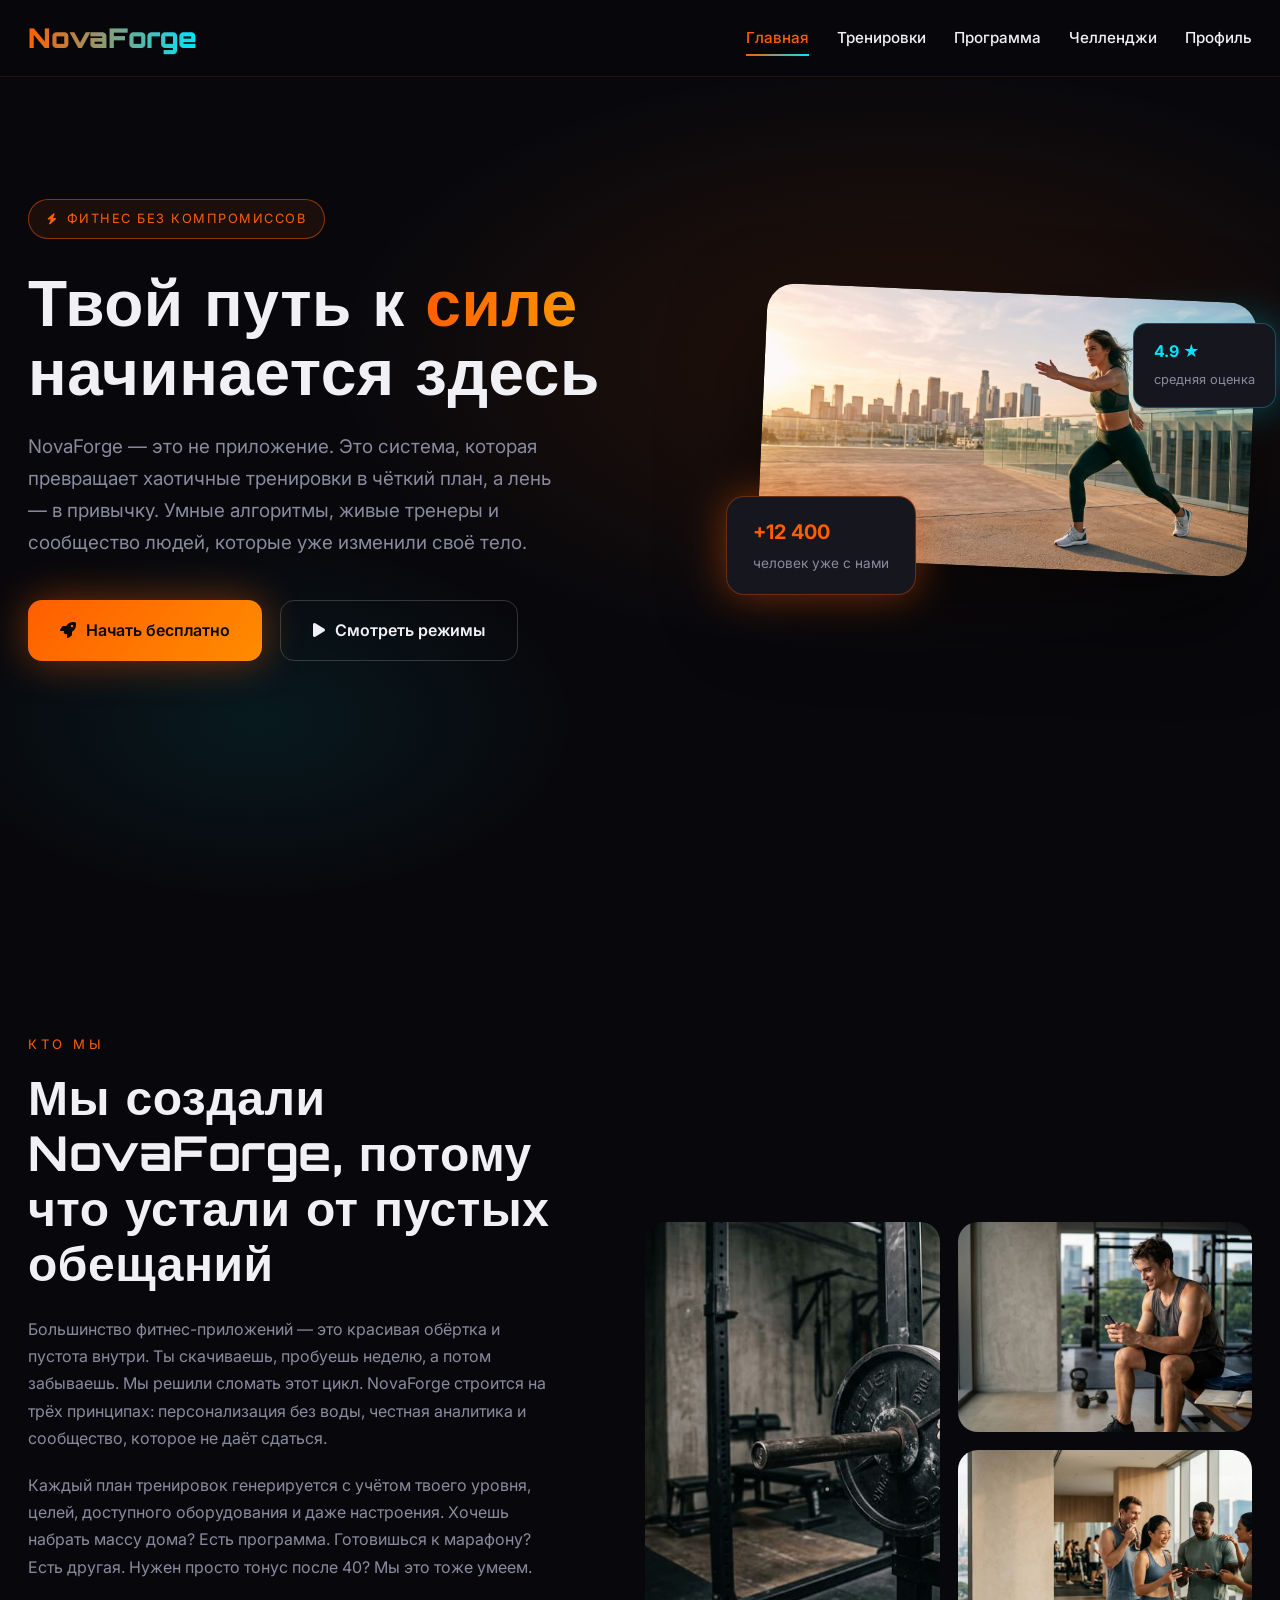
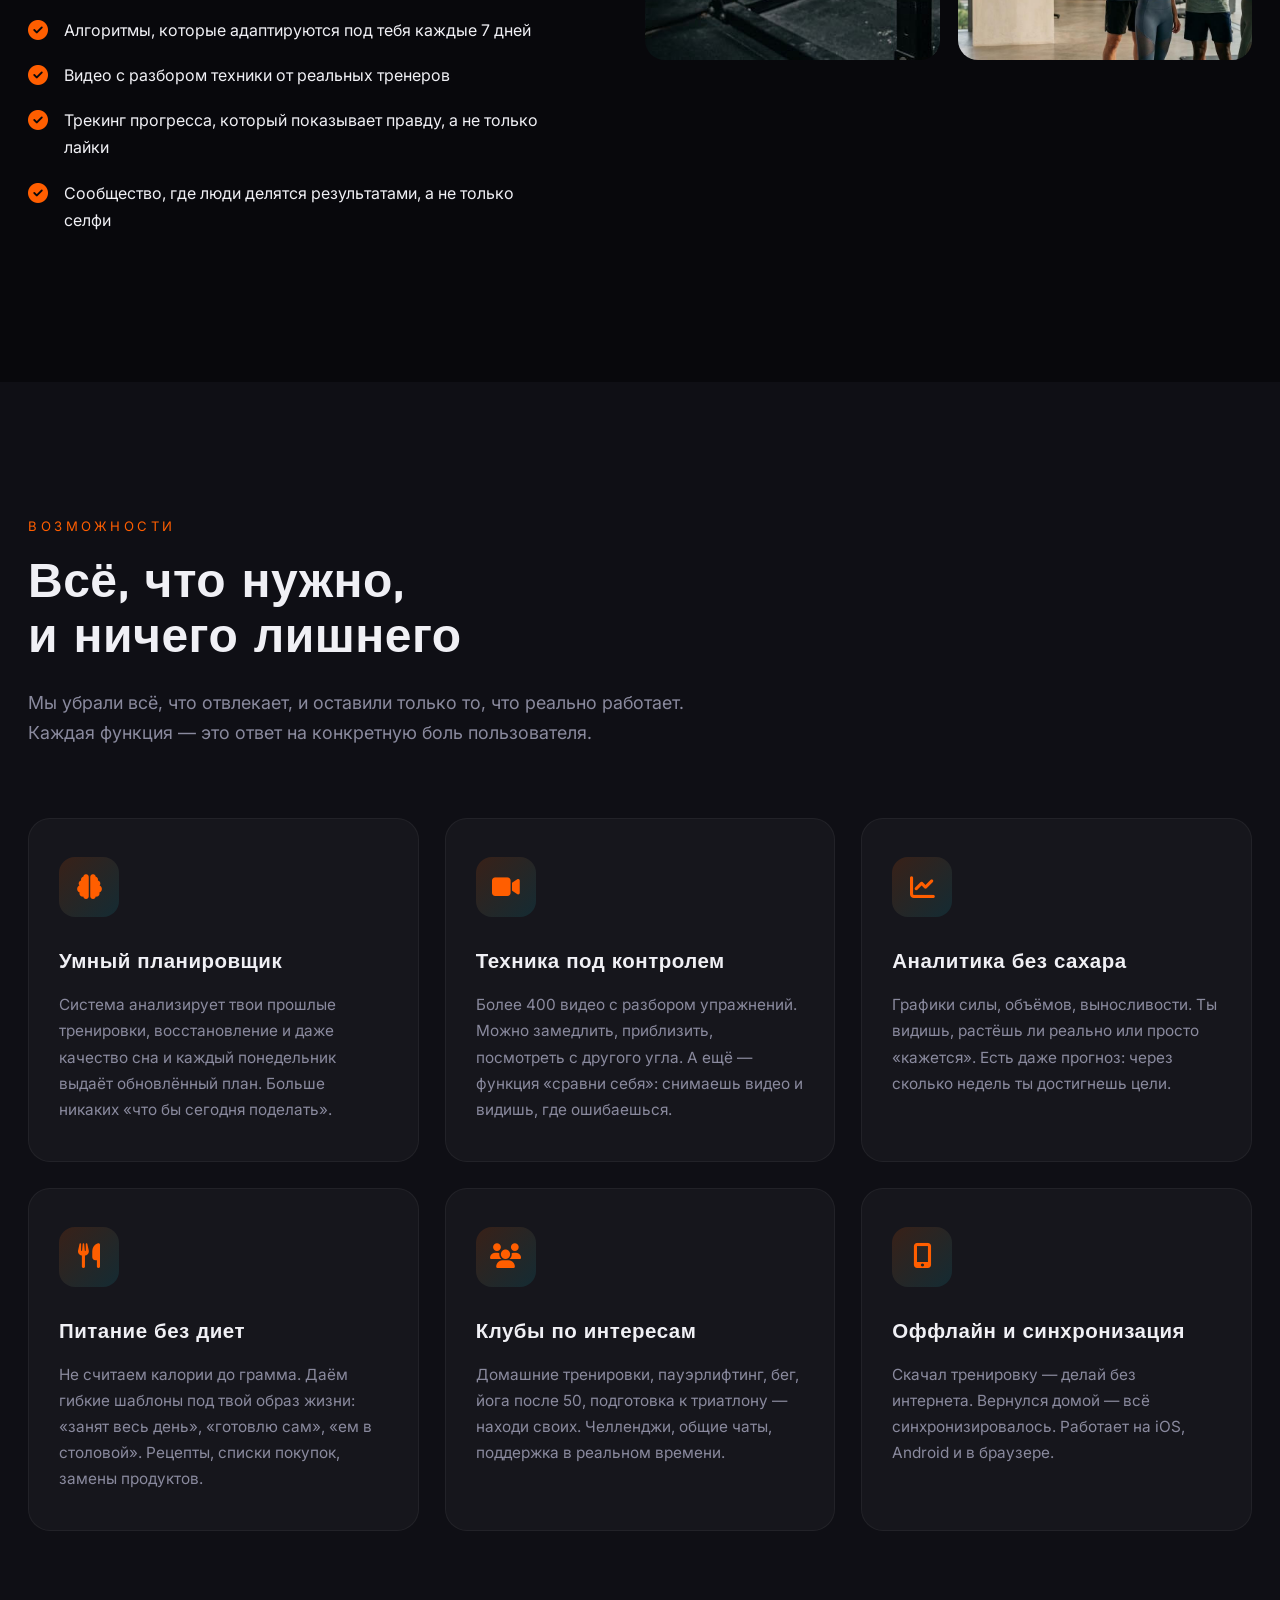
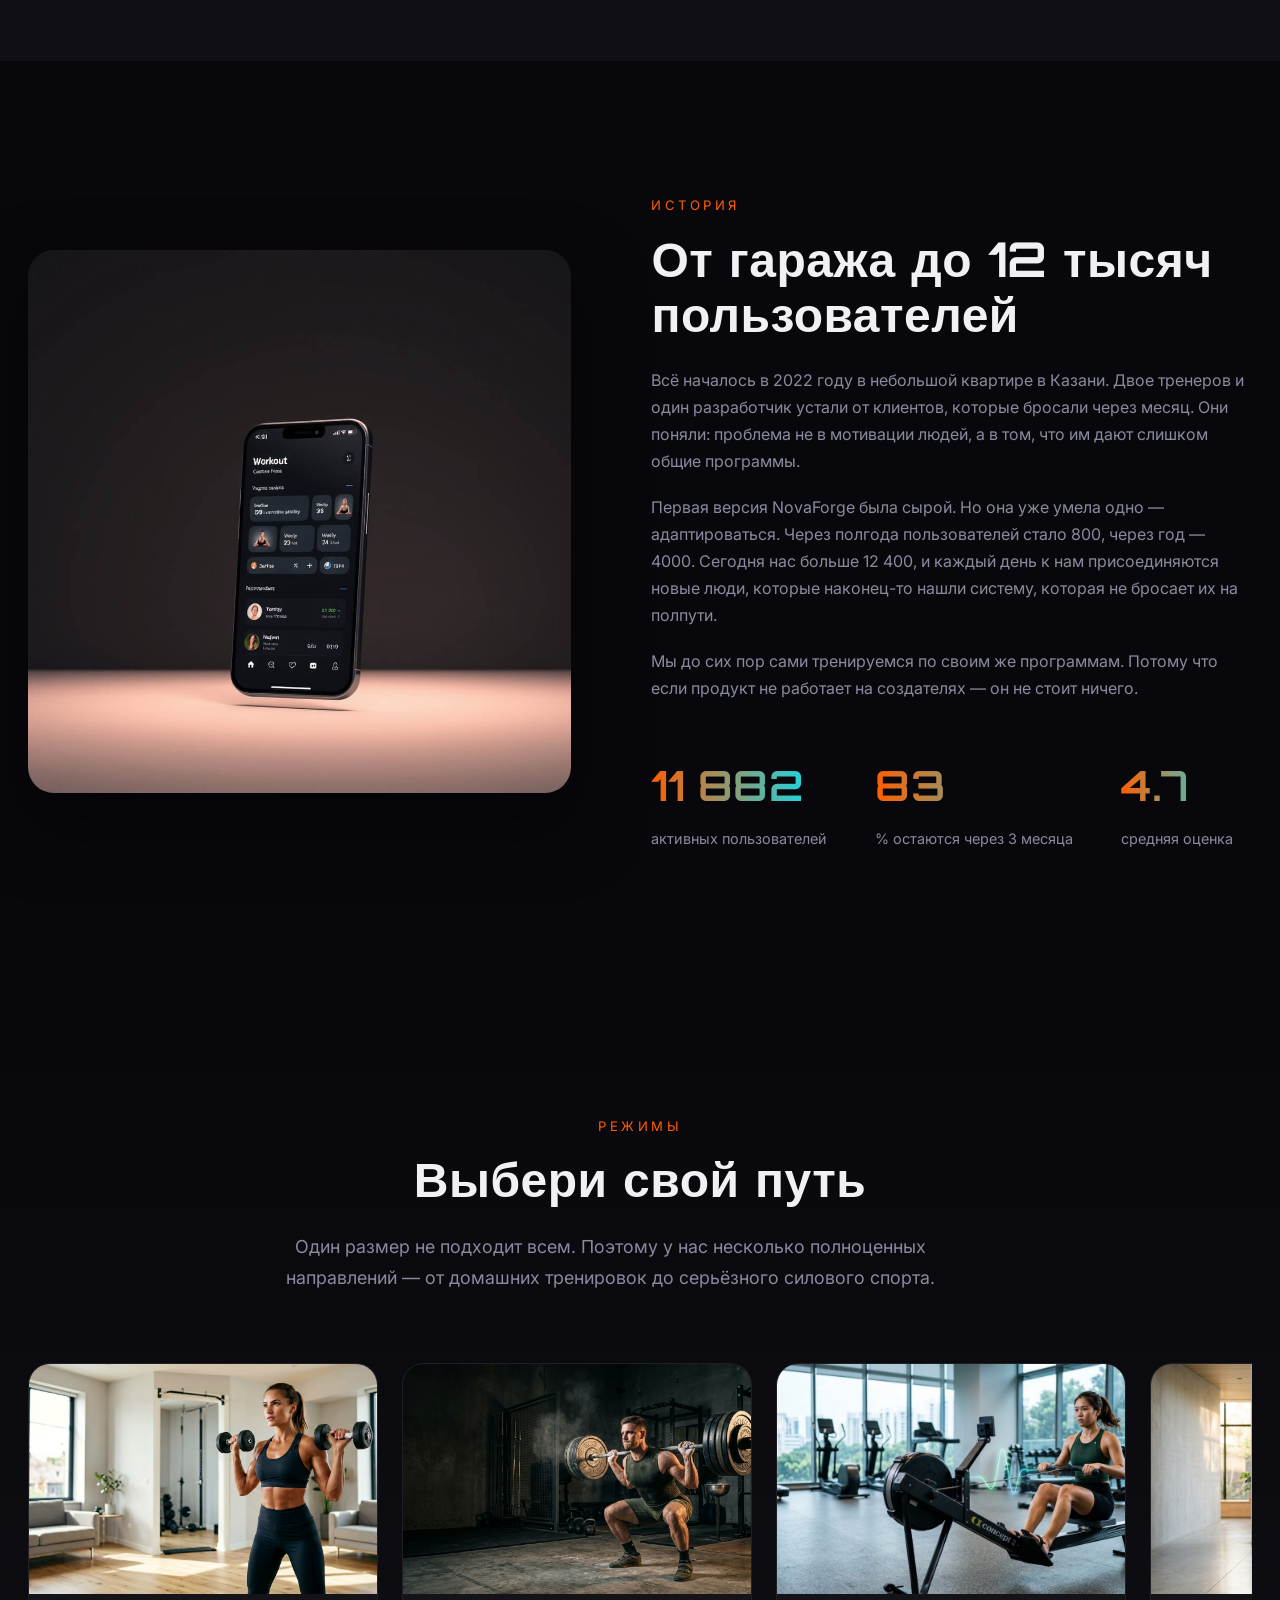
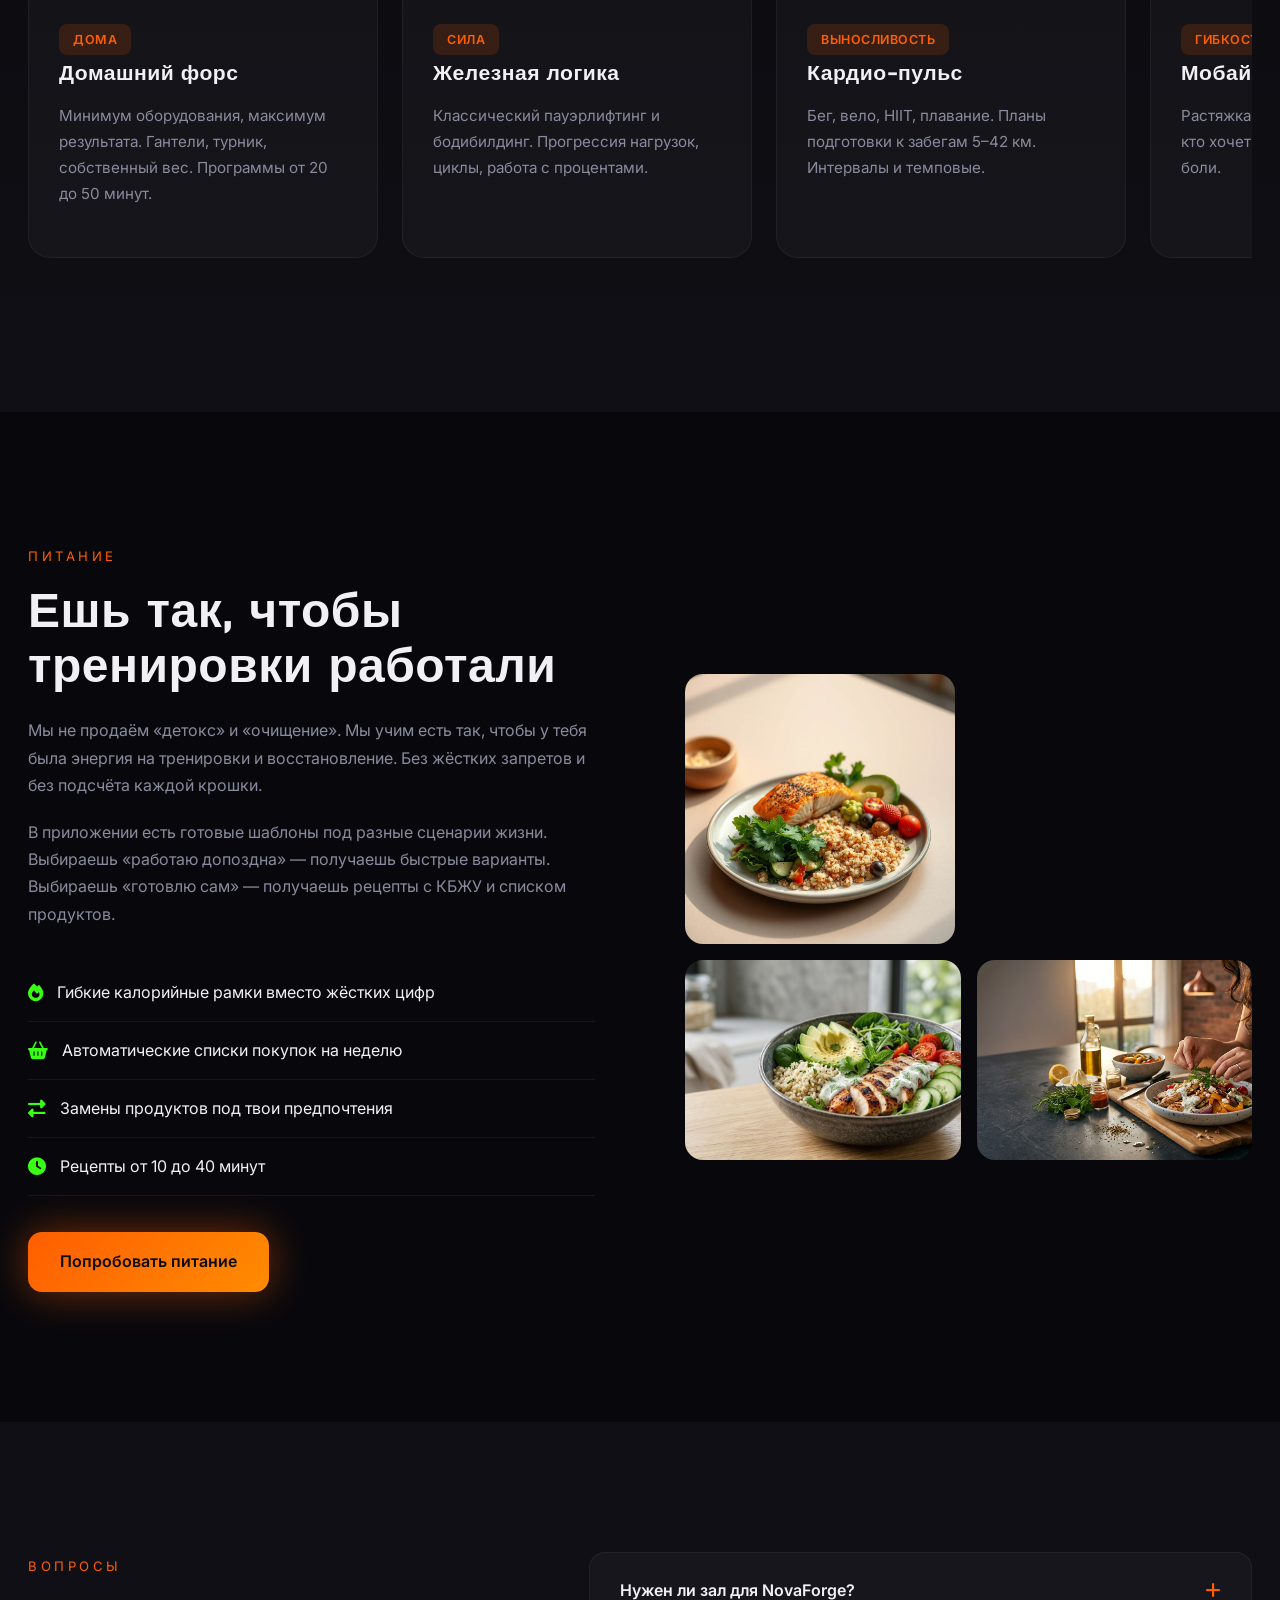
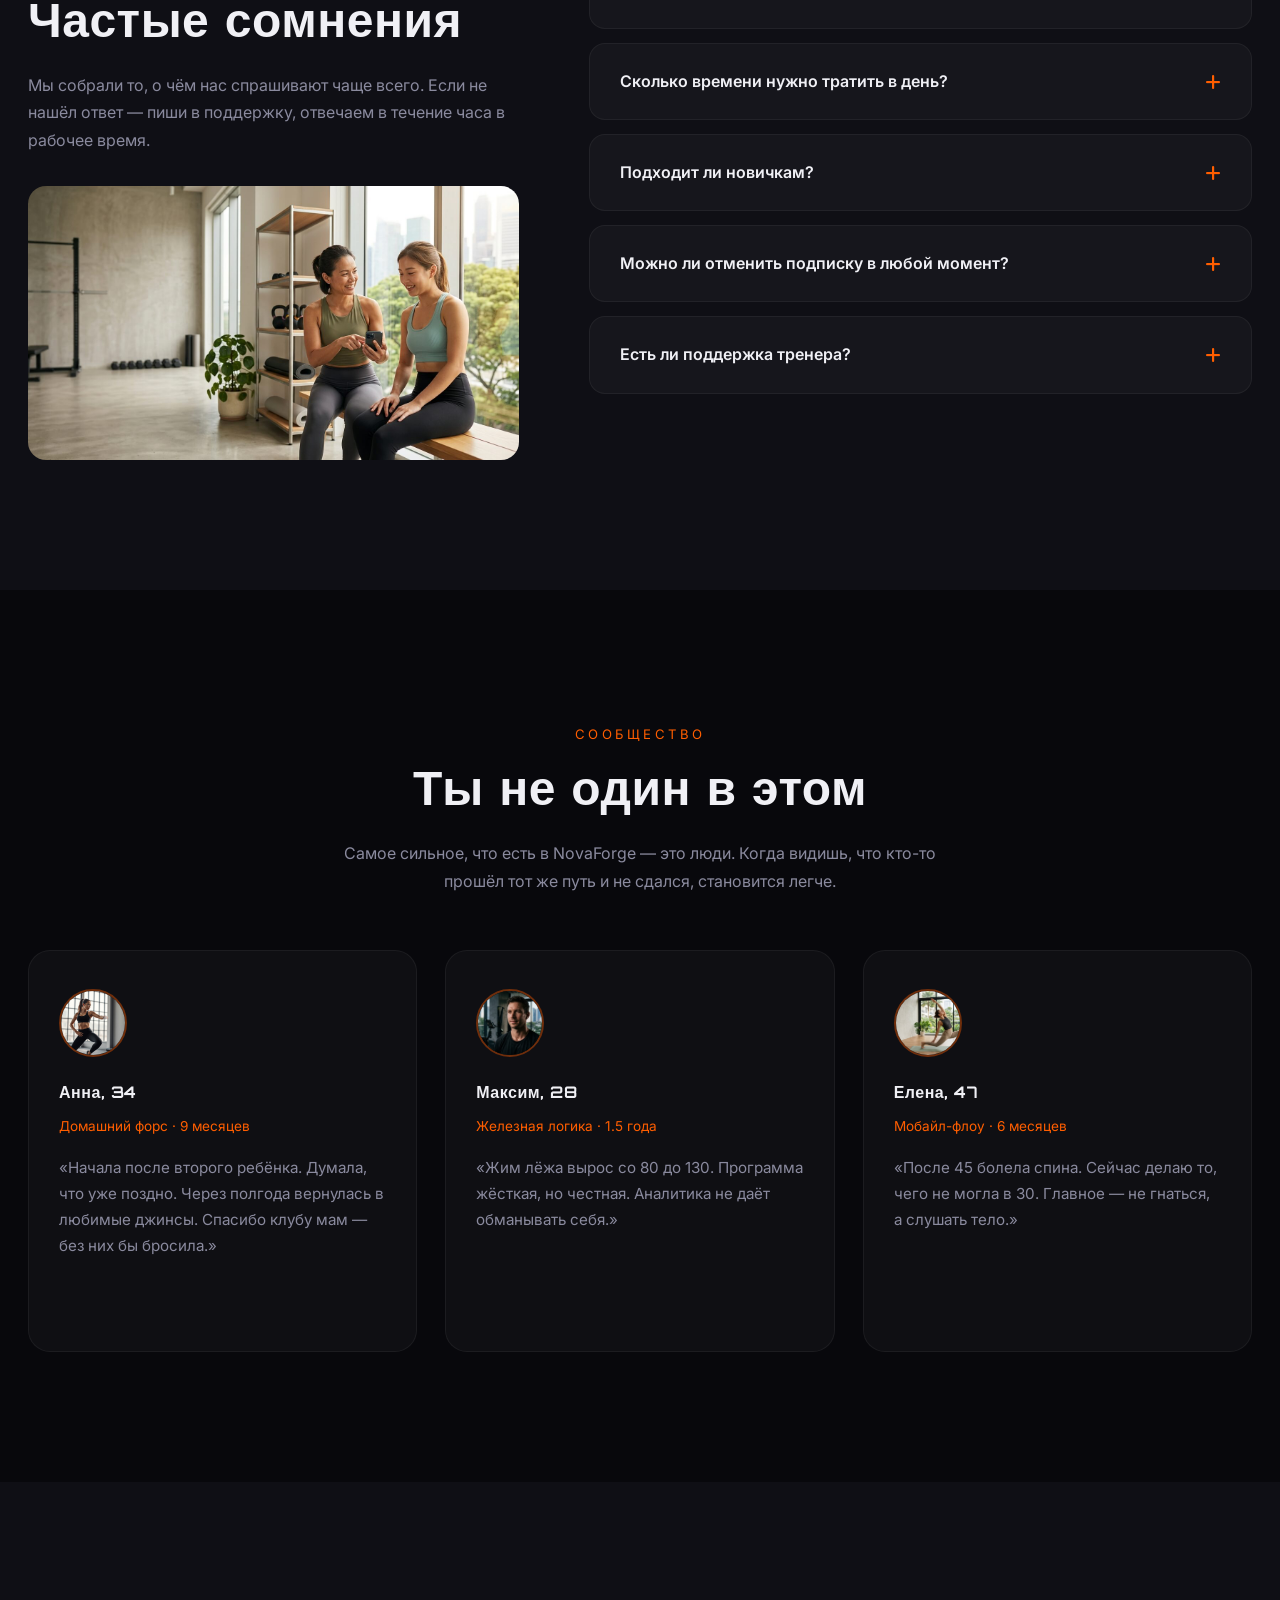
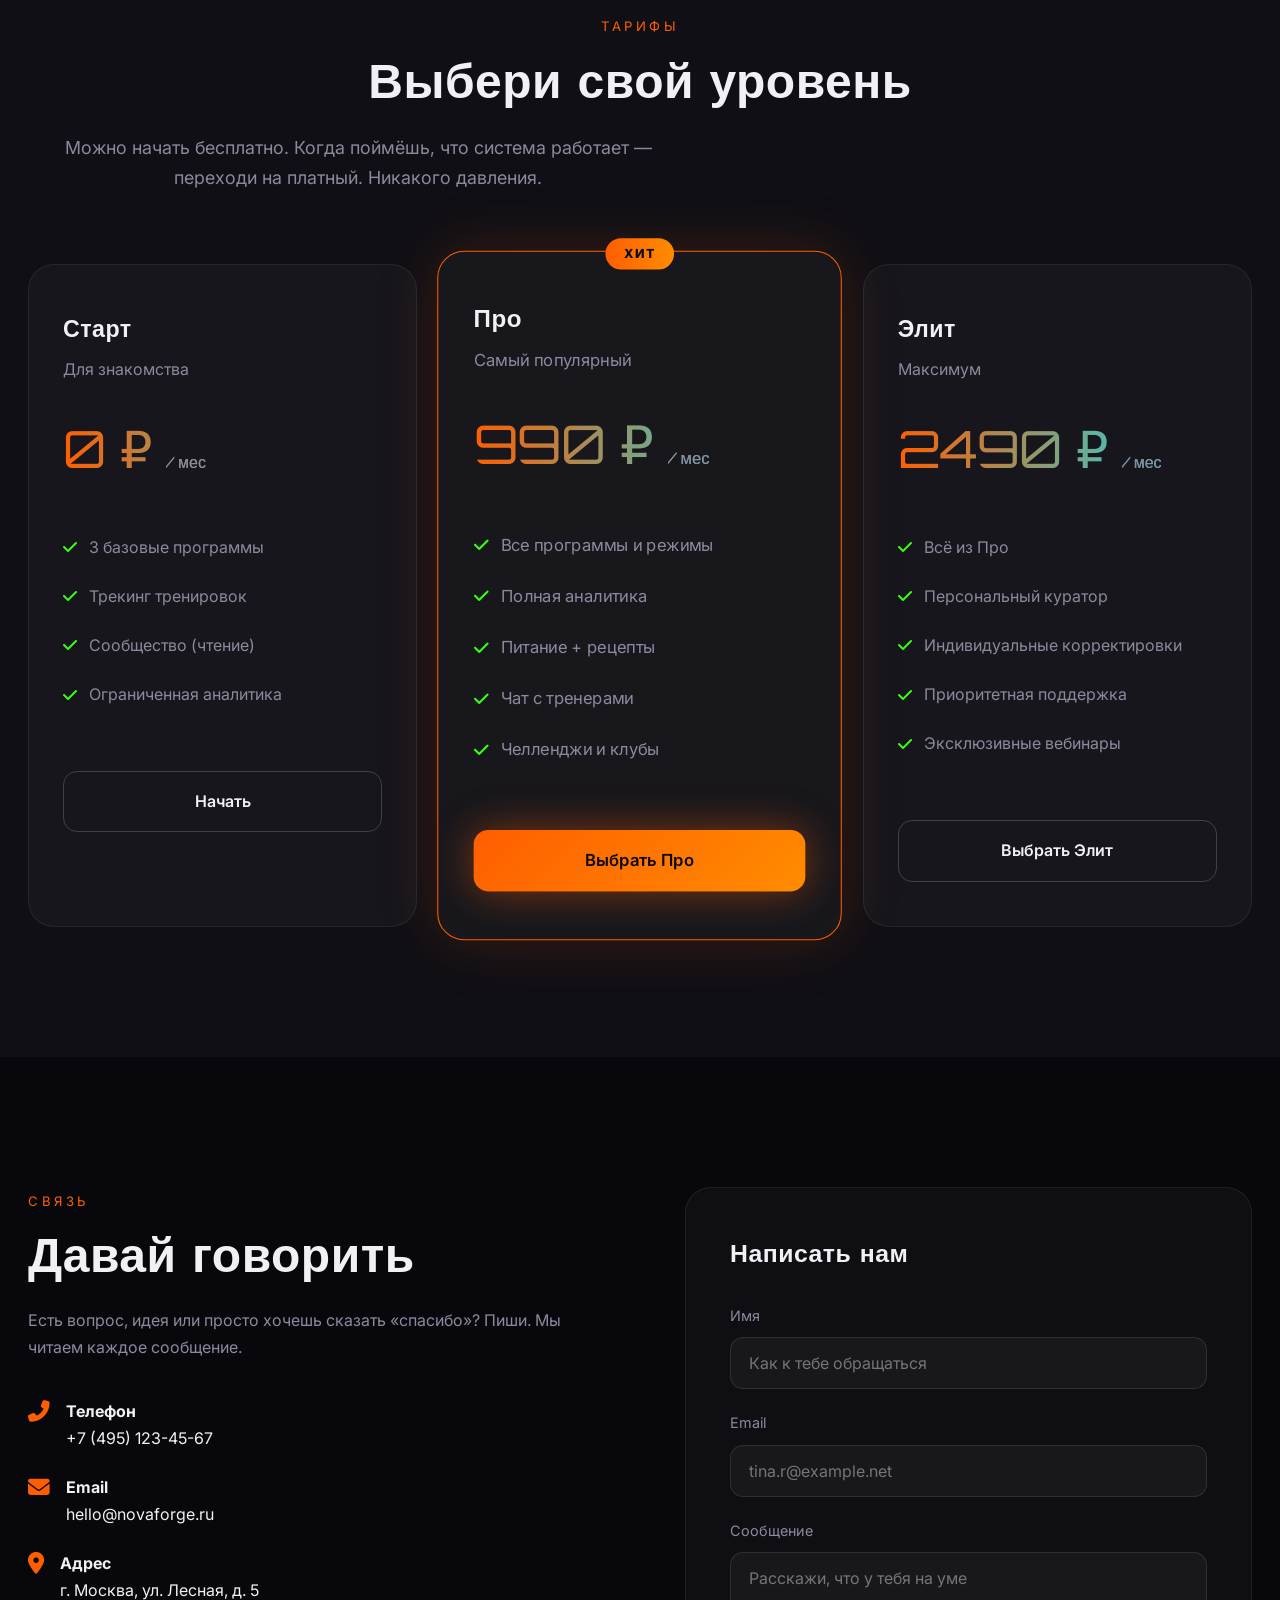
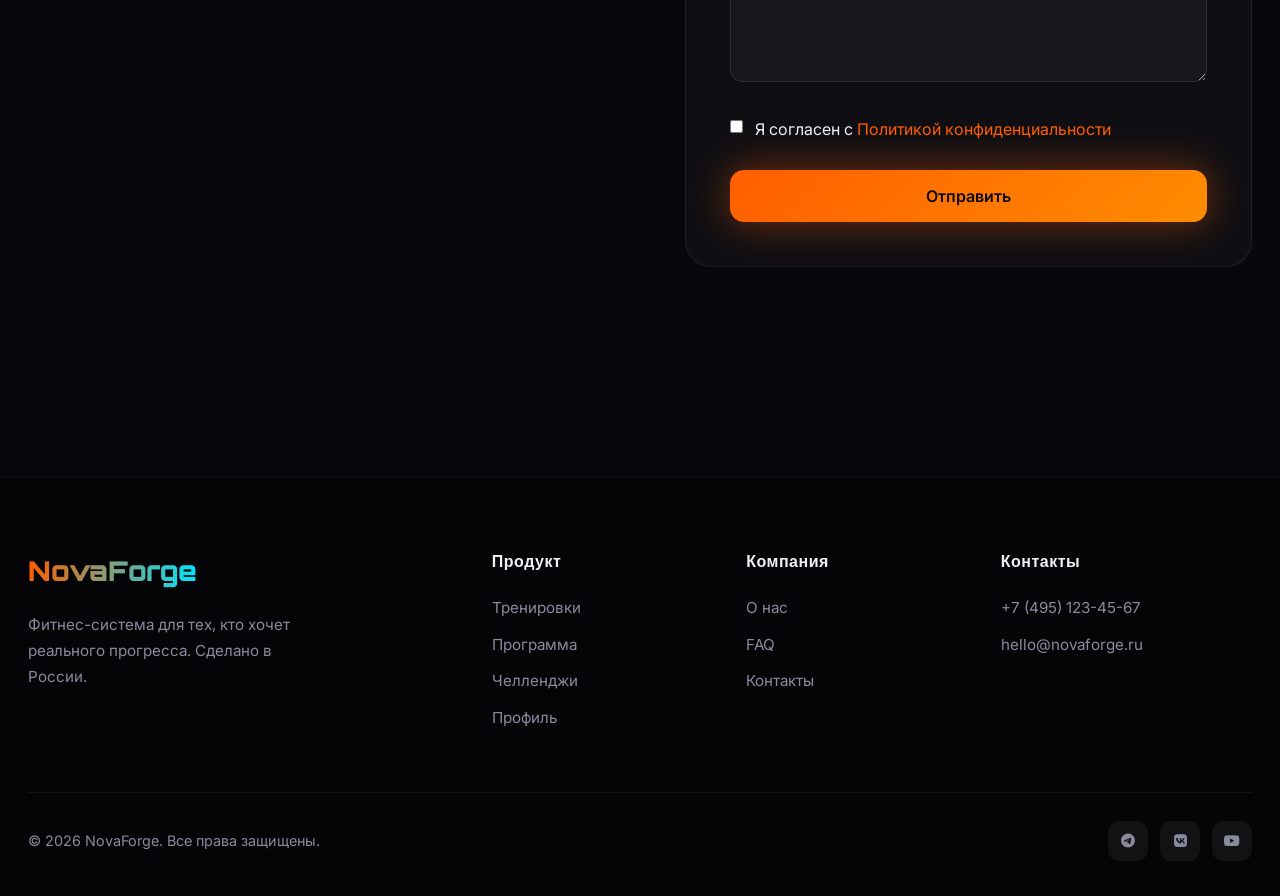
<file: index.html>
<!DOCTYPE html>
<html lang="ru">
<head>
<meta charset="UTF-8">
<meta name="viewport" content="width=device-width, initial-scale=1.0">
<title>NovaForge — Фитнес, который меняет правила</title>
<meta name="description" content="NovaForge — мощное фитнес-приложение для реальных результатов. Умные тренировки, питание, аналитика и сообщество. Сделано в России.">
<link rel="stylesheet" href="https://cdnjs.cloudflare.com/ajax/libs/font-awesome/6.5.1/css/all.min.css">
<link rel="stylesheet" href="style.css">
<link href="https://fonts.googleapis.com/css2?family=Orbitron:wght@600;800;900&family=Inter:wght@300;400;500;600;700&display=swap" rel="stylesheet">
</head>
<body>

<!-- HEADER -->
<header id="header">
<div class="container header-inner">
<a href="#" class="logo">NovaForge</a>
<nav class="nav">
<a href="index.html" class="active">Главная</=a>
<a href="training.html">Тренировки</a>
<a href="week.html">Программа</a>
<a href="challenges.html" >Челленджи</a>
<a href="profile.html">Профиль</a>
</nav>
<div class="burger" id="burger">
<span></span><span></span><span></span>
</div>
</div>
</header>

<!-- MOBILE MENU -->
<div class="mobile-menu" id="mobileMenu">
<a href="index.html">Главная</a>
<a href="training.html">Тренировки</a>
<a href="week.html">Программа</a>
<a href="challenges.html">Челленджи</a>
<a href="profile.html">Профиль</a>
</div>

<main>
    <!-- HERO -->
<section class="hero">
<div class="hero-bg"></div>
<div class="container hero-grid">
<div>
<div class="hero-badge"><i class="fas fa-bolt"></i> ФИТНЕС БЕЗ КОМПРОМИССОВ</div>
<h1>Твой путь к <span>силе</span><br>начинается здесь</h1>
<p>NovaForge — это не приложение. Это система, которая превращает хаотичные тренировки в чёткий план, а лень — в привычку. Умные алгоритмы, живые тренеры и сообщество людей, которые уже изменили своё тело.</p>
<div class="hero-btns">
<a href="#pricing" class="btn btn-primary"><i class="fas fa-rocket"></i> Начать бесплатно</a>
<a href="training.html" class="btn btn-outline"><i class="fas fa-play"></i> Смотреть режимы</a>
</div>
</div>
<div class="hero-visual">
<div class="hero-img-wrap">
<img src="images/main.jpeg" alt="NovaForge App">
</div>
<div class="hero-float">
<strong style="color:var(--accent);font-size:1.25rem">+12 400</strong><br>
<span style="font-size:0.85rem;color:var(--muted)">человек уже с нами</span>
</div>
<div class="hero-float2">
<strong style="color:var(--accent2)">4.9 ★</strong><br>
<span style="font-size:0.8rem;color:var(--muted)">средняя оценка</span>
</div>
</div>
</div>
</section>

<!-- ABOUT -->
<section id="about">
<div class="container intro-block">
<div class="intro-text reveal">
<div class="section-label">Кто мы</div>
<h2 class="section-title">Мы создали NovaForge, потому что устали от пустых обещаний</h2>
<p>Большинство фитнес-приложений — это красивая обёртка и пустота внутри. Ты скачиваешь, пробуешь неделю, а потом забываешь. Мы решили сломать этот цикл. NovaForge строится на трёх принципах: персонализация без воды, честная аналитика и сообщество, которое не даёт сдаться.</p>
<p>Каждый план тренировок генерируется с учётом твоего уровня, целей, доступного оборудования и даже настроения. Хочешь набрать массу дома? Есть программа. Готовишься к марафону? Есть другая. Нужен просто тонус после 40? Мы это тоже умеем.</p>
<ul class="intro-list">
<li><i class="fas fa-check-circle"></i> <span>Алгоритмы, которые адаптируются под тебя каждые 7 дней</span></li>
<li><i class="fas fa-check-circle"></i> <span>Видео с разбором техники от реальных тренеров</span></li>
<li><i class="fas fa-check-circle"></i> <span>Трекинг прогресса, который показывает правду, а не только лайки</span></li>
<li><i class="fas fa-check-circle"></i> <span>Сообщество, где люди делятся результатами, а не только селфи</span></li>
</ul>
</div>
<div class="intro-imgs reveal reveal-delay-1">
<img src="images/power2.jpeg" alt="Training">
<img src="images/progress.jpeg" alt="Progress">
<img src="images/community.jpeg" alt="Community">
</div>
</div>
</section>

<!-- FEATURES -->
<section id="features" class="features">
<div class="container">
<div class="reveal">
<div class="section-label">Возможности</div>
<h2 class="section-title">Всё, что нужно,<br>и ничего лишнего</h2>
<p class="section-desc">Мы убрали всё, что отвлекает, и оставили только то, что реально работает. Каждая функция — это ответ на конкретную боль пользователя.</p>
</div>
<div class="features-grid">
<div class="feature-card reveal">
<div class="feature-icon"><i class="fas fa-brain"></i></div>
<h3>Умный планировщик</h3>
<p>Система анализирует твои прошлые тренировки, восстановление и даже качество сна и каждый понедельник выдаёт обновлённый план. Больше никаких «что бы сегодня поделать».</p>
</div>
<div class="feature-card reveal reveal-delay-1">
<div class="feature-icon"><i class="fas fa-video"></i></div>
<h3>Техника под контролем</h3>
<p>Более 400 видео с разбором упражнений. Можно замедлить, приблизить, посмотреть с другого угла. А ещё — функция «сравни себя»: снимаешь видео и видишь, где ошибаешься.</p>
</div>
<div class="feature-card reveal reveal-delay-2">
<div class="feature-icon"><i class="fas fa-chart-line"></i></div>
<h3>Аналитика без сахара</h3>
<p>Графики силы, объёмов, выносливости. Ты видишь, растёшь ли реально или просто «кажется». Есть даже прогноз: через сколько недель ты достигнешь цели.</p>
</div>
<div class="feature-card reveal">
<div class="feature-icon"><i class="fas fa-utensils"></i></div>
<h3>Питание без диет</h3>
<p>Не считаем калории до грамма. Даём гибкие шаблоны под твой образ жизни: «занят весь день», «готовлю сам», «ем в столовой». Рецепты, списки покупок, замены продуктов.</p>
</div>
<div class="feature-card reveal reveal-delay-1">
<div class="feature-icon"><i class="fas fa-users"></i></div>
<h3>Клубы по интересам</h3>
<p>Домашние тренировки, пауэрлифтинг, бег, йога после 50, подготовка к триатлону — находи своих. Челленджи, общие чаты, поддержка в реальном времени.</p>
</div>
<div class="feature-card reveal reveal-delay-2">
<div class="feature-icon"><i class="fas fa-mobile-alt"></i></div>
<h3>Оффлайн и синхронизация</h3>
<p>Скачал тренировку — делай без интернета. Вернулся домой — всё синхронизировалось. Работает на iOS, Android и в браузере.</p>
</div>
</div>
</div>
</section>

<!-- STORY -->
<section>
<div class="container story">
<div class="story-img reveal">
<img src="images/app.jpg" alt="История NovaForge">
</div>
<div class="story-content reveal reveal-delay-1">
<div class="section-label">История</div>
<h2 class="section-title">От гаража до 12 тысяч пользователей</h2>
<p>Всё началось в 2022 году в небольшой квартире в Казани. Двое тренеров и один разработчик устали от клиентов, которые бросали через месяц. Они поняли: проблема не в мотивации людей, а в том, что им дают слишком общие программы.</p>
<p>Первая версия NovaForge была сырой. Но она уже умела одно — адаптироваться. Через полгода пользователей стало 800, через год — 4000. Сегодня нас больше 12 400, и каждый день к нам присоединяются новые люди, которые наконец-то нашли систему, которая не бросает их на полпути.</p>
<p>Мы до сих пор сами тренируемся по своим же программам. Потому что если продукт не работает на создателях — он не стоит ничего.</p>
<div class="story-stats">
<div class="stat"><h4 class="counter" data-target="12400">0</h4><span>активных пользователей</span></div>
<div class="stat"><h4 class="counter" data-target="87">0</h4><span>% остаются через 3 месяца</span></div>
<div class="stat"><h4 class="counter" data-target="4.9" data-decimal="1">0</h4><span>средняя оценка</span></div>
</div>
</div>
</div>
</section>

<!-- MODES -->
<section id="modes" class="modes">
<div class="container">
<div class="modes-header reveal">
<div class="section-label">Режимы</div>
<h2 class="section-title">Выбери свой путь</h2>
<p class="section-desc">Один размер не подходит всем. Поэтому у нас несколько полноценных направлений — от домашних тренировок до серьёзного силового спорта.</p>
</div>
<div class="modes-slider">
<div class="mode-card reveal">
<img src="images/home.jpg" alt="Домашние тренировки">
<div class="mode-body">
<span class="mode-tag">ДОМА</span>
<h3>Домашний форс</h3>
<p>Минимум оборудования, максимум результата. Гантели, турник, собственный вес. Программы от 20 до 50 минут.</p>
</div>
</div>
<div class="mode-card reveal reveal-delay-1">
<img src="images/power.jpeg" alt="Силовой">
<div class="mode-body">
<span class="mode-tag">СИЛА</span>
<h3>Железная логика</h3>
<p>Классический пауэрлифтинг и бодибилдинг. Прогрессия нагрузок, циклы, работа с процентами.</p>
</div>
</div>
<div class="mode-card reveal reveal-delay-2">
<img src="images/running2.jpeg" alt="Кардио">
<div class="mode-body">
<span class="mode-tag">ВЫНОСЛИВОСТЬ</span>
<h3>Кардио-пульс</h3>
<p>Бег, вело, HIIT, плавание. Планы подготовки к забегам 5–42 км. Интервалы и темповые.</p>
</div>
</div>
<div class="mode-card reveal reveal-delay-3">
<img src="images/yoga.jpeg" alt="Мобильность">
<div class="mode-body">
<span class="mode-tag">ГИБКОСТЬ</span>
<h3>Мобайл-флоу</h3>
<p>Растяжка, йога, мобилити. Для тех, кто хочет двигаться свободно и без боли.</p>
</div>
</div>
</div>
</div>
</section>

<!-- NUTRITION -->
<section id="nutrition">
<div class="container nutrition">
<div class="nutrition-text reveal">
<div class="section-label">Питание</div>
<h2 class="section-title">Ешь так, чтобы тренировки работали</h2>
<p>Мы не продаём «детокс» и «очищение». Мы учим есть так, чтобы у тебя была энергия на тренировки и восстановление. Без жёстких запретов и без подсчёта каждой крошки.</p>
<p>В приложении есть готовые шаблоны под разные сценарии жизни. Выбираешь «работаю допоздна» — получаешь быстрые варианты. Выбираешь «готовлю сам» — получаешь рецепты с КБЖУ и списком продуктов.</p>
<ul class="nutrition-list">
<li><i class="fas fa-fire"></i> Гибкие калорийные рамки вместо жёстких цифр</li>
<li><i class="fas fa-shopping-basket"></i> Автоматические списки покупок на неделю</li>
<li><i class="fas fa-exchange-alt"></i> Замены продуктов под твои предпочтения</li>
<li><i class="fas fa-clock"></i> Рецепты от 10 до 40 минут</li>
</ul>
<a href="#pricing" class="btn btn-primary">Попробовать питание</a>
</div>
<div class="nutrition-imgs reveal reveal-delay-1">
<img src="images/food.jpg" alt="Здоровое питание">
<img src="images/food2.jpeg" alt="Рецепт">
<img src="images/food3.jpeg" alt="Макросы">
</div>
</div>
</section>

<!-- FAQ -->
<section id="faq" class="faq">
<div class="container faq-grid">
<div class="faq-left reveal">
<div class="section-label">Вопросы</div>
<h2 class="section-title">Частые сомнения</h2>
<p>Мы собрали то, о чём нас спрашивают чаще всего. Если не нашёл ответ — пиши в поддержку, отвечаем в течение часа в рабочее время.</p>
<img src="images/support.jpeg" alt="Поддержка" style="border-radius:18px;margin-top:20px">
</div>
<div class="accordion reveal reveal-delay-1">
<div class="acc-item">
<div class="acc-header">Нужен ли зал для NovaForge? <i class="fas fa-plus"></i></div>
<div class="acc-body"><p>Нет. Есть полноценные домашние программы. Но если у тебя есть зал — ещё лучше. Система сама предложит варианты под доступное оборудование.</p></div>
</div>
<div class="acc-item">
<div class="acc-header">Сколько времени нужно тратить в день? <i class="fas fa-plus"></i></div>
<div class="acc-body"><p>От 25 до 70 минут. Ты сам выбираешь объём. Даже 3 короткие тренировки в неделю уже дают заметный прогресс при правильном подходе.</p></div>
</div>
<div class="acc-item">
<div class="acc-header">Подходит ли новичкам? <i class="fas fa-plus"></i></div>
<div class="acc-body"><p>Да. Есть отдельный стартовый трек на 8 недель, где мы учим технике и постепенно вводим нагрузку. Многие начинают с нуля и через полгода уже не узнают себя.</p></div>
</div>
<div class="acc-item">
<div class="acc-header">Можно ли отменить подписку в любой момент? <i class="fas fa-plus"></i></div>
<div class="acc-body"><p>Конечно. Никаких автоматических продлений без твоего согласия. Отмена занимает 15 секунд в настройках аккаунта.</p></div>
</div>
<div class="acc-item">
<div class="acc-header">Есть ли поддержка тренера? <i class="fas fa-plus"></i></div>
<div class="acc-body"><p>В тарифе Pro — да. Можно задавать вопросы живым тренерам в чате. Отвечают обычно в течение нескольких часов.</p></div>
</div>
</div>
</div>
</section>


<!-- COMMUNITY -->
<section class="community">
<div class="container">
<div class="reveal">
<div class="section-label">Сообщество</div>
<h2 class="section-title">Ты не один в этом</h2>
<p>Самое сильное, что есть в NovaForge — это люди. Когда видишь, что кто-то прошёл тот же путь и не сдался, становится легче.</p>
</div>
<div class="community-cards">
<div class="comm-card reveal">
<img src="images/woman.jpg" alt="Анна">
<h4>Анна, 34</h4>
<span>Домашний форс · 9 месяцев</span>
<p>«Начала после второго ребёнка. Думала, что уже поздно. Через полгода вернулась в любимые джинсы. Спасибо клубу мам — без них бы бросила.»</p>
</div>
<div class="comm-card reveal reveal-delay-1">
<img src="images/man2.jpeg" alt="Максим">
<h4>Максим, 28</h4>
<span>Железная логика · 1.5 года</span>
<p>«Жим лёжа вырос со 80 до 130. Программа жёсткая, но честная. Аналитика не даёт обманывать себя.»</p>
</div>
<div class="comm-card reveal reveal-delay-2">
<img src="images/yoga2.jpeg" alt="Елена">
<h4>Елена, 47</h4>
<span>Мобайл-флоу · 6 месяцев</span>
<p>«После 45 болела спина. Сейчас делаю то, чего не могла в 30. Главное — не гнаться, а слушать тело.»</p>
</div>
</div>
</div>
</section>

<!-- PRICING -->
<section id="pricing" class="pricing">
<div class="container">
<div class="pricing-header reveal">
<div class="section-label">Тарифы</div>
<h2 class="section-title">Выбери свой уровень</h2>
<p class="section-desc">Можно начать бесплатно. Когда поймёшь, что система работает — переходи на платный. Никакого давления.</p>
</div>
<div class="pricing-grid">
<div class="price-card reveal">
<h3>Старт</h3>
<p style="color:var(--muted)">Для знакомства</p>
<div class="price">0 ₽ <span>/ мес</span></div>
<ul>
<li><i class="fas fa-check"></i> 3 базовые программы</li>
<li><i class="fas fa-check"></i> Трекинг тренировок</li>
<li><i class="fas fa-check"></i> Сообщество (чтение)</li>
<li><i class="fas fa-check"></i> Ограниченная аналитика</li>
</ul>
<a href="#contact" class="btn btn-outline" style="width:100%;justify-content:center;margin-top:22px">Начать</a>
</div>
<div class="price-card popular reveal reveal-delay-1">
<h3>Про</h3>
<p style="color:var(--muted)">Самый популярный</p>
<div class="price">990 ₽ <span>/ мес</span></div>
<ul>
<li><i class="fas fa-check"></i> Все программы и режимы</li>
<li><i class="fas fa-check"></i> Полная аналитика</li>
<li><i class="fas fa-check"></i> Питание + рецепты</li>
<li><i class="fas fa-check"></i> Чат с тренерами</li>
<li><i class="fas fa-check"></i> Челленджи и клубы</li>
</ul>
<a href="#contact" class="btn btn-primary" style="width:100%;justify-content:center;margin-top:22px">Выбрать Про</a>
</div>
<div class="price-card reveal reveal-delay-2">
<h3>Элит</h3>
<p style="color:var(--muted)">Максимум</p>
<div class="price">2490 ₽ <span>/ мес</span></div>
<ul>
<li><i class="fas fa-check"></i> Всё из Про</li>
<li><i class="fas fa-check"></i> Персональный куратор</li>
<li><i class="fas fa-check"></i> Индивидуальные корректировки</li>
<li><i class="fas fa-check"></i> Приоритетная поддержка</li>
<li><i class="fas fa-check"></i> Эксклюзивные вебинары</li>
</ul>
<a href="#contact" class="btn btn-outline" style="width:100%;justify-content:center;margin-top:22px">Выбрать Элит</a>
</div>
</div>
</div>
</section>

<!-- CONTACT -->
<section id="contact">
<div class="container contact">
<div class="contact-info reveal">
<div class="section-label">Связь</div>
<h2 class="section-title">Давай говорить</h2>
<p>Есть вопрос, идея или просто хочешь сказать «спасибо»? Пиши. Мы читаем каждое сообщение.</p>
<div class="contact-details">
<div class="contact-item">
<i class="fas fa-phone-alt"></i>
<div>
<strong>Телефон</strong><br>
<a href="tel:+74951234567">+7 (495) 123-45-67</a>
</div>
</div>
<div class="contact-item">
<i class="fas fa-envelope"></i>
<div>
<strong>Email</strong><br>
<a href="mailto:hello@novaforge.ru">hello@novaforge.ru</a>
</div>
</div>
<div class="contact-item">
<i class="fas fa-map-marker-alt"></i>
<div>
<strong>Адрес</strong><br>
г. Москва, ул. Лесная, д. 5
</div>
</div>
</div>
</div>
<div class="form-box reveal reveal-delay-1">
<h3>Написать нам</h3>
<form method="post">
<div class="form-group">
<label for="name">Имя</label>
<input type="text" id="name" name="name" required placeholder="Как к тебе обращаться">
</div>
<div class="form-group">
<label for="email">Email</label>
<input type="email" id="email" name="email" required placeholder="tina.r@example.net">
</div>
<div class="form-group">
<label for="message">Сообщение</label>
<textarea id="message" name="message" required placeholder="Расскажи, что у тебя на уме"></textarea>
</div>
<div class="checkbox">
<input type="checkbox" id="privacy" name="privacy" required>
<label for="privacy">Я согласен с <a href="#privacy">Политикой конфиденциальности</a></label>
</div>
<button type="submit" class="btn btn-primary">Отправить</button>
</form>
</div>
</div>
</section>
</main>

<footer>
<div class="container">
<div class="footer-grid">
<div class="footer-brand"><a href="index.html" class="logo">NovaForge</a><p>Фитнес-система для тех, кто хочет реального прогресса. Сделано в России.</p></div>
<div class="footer-col"><h4>Продукт</h4><a href="training.html">Тренировки</a><a href="week.html">Программа</a><a href="challenges.html">Челленджи</a><a href="profile.html">Профиль</a></div>
<div class="footer-col"><h4>Компания</h4><a href="index.html#about">О нас</a><a href="index.html#faq">FAQ</a><a href="index.html#contact">Контакты</a></div>
<div class="footer-col"><h4>Контакты</h4><a href="tel:+74951234567">+7 (495) 123-45-67</a><a href="mailto:hello@novaforge.ru">hello@novaforge.ru</a></div>
</div>
<div class="footer-bottom">
<span>© 2026 NovaForge. Все права защищены.</span>
<div class="socials"><a href="#"><i class="fab fa-telegram"></i></a><a href="#"><i class="fab fa-vk"></i></a><a href="#"><i class="fab fa-youtube"></i></a></div>
</div>
</div>
</footer>

<script src="script.js"></script>
</body>
</html>
</file>
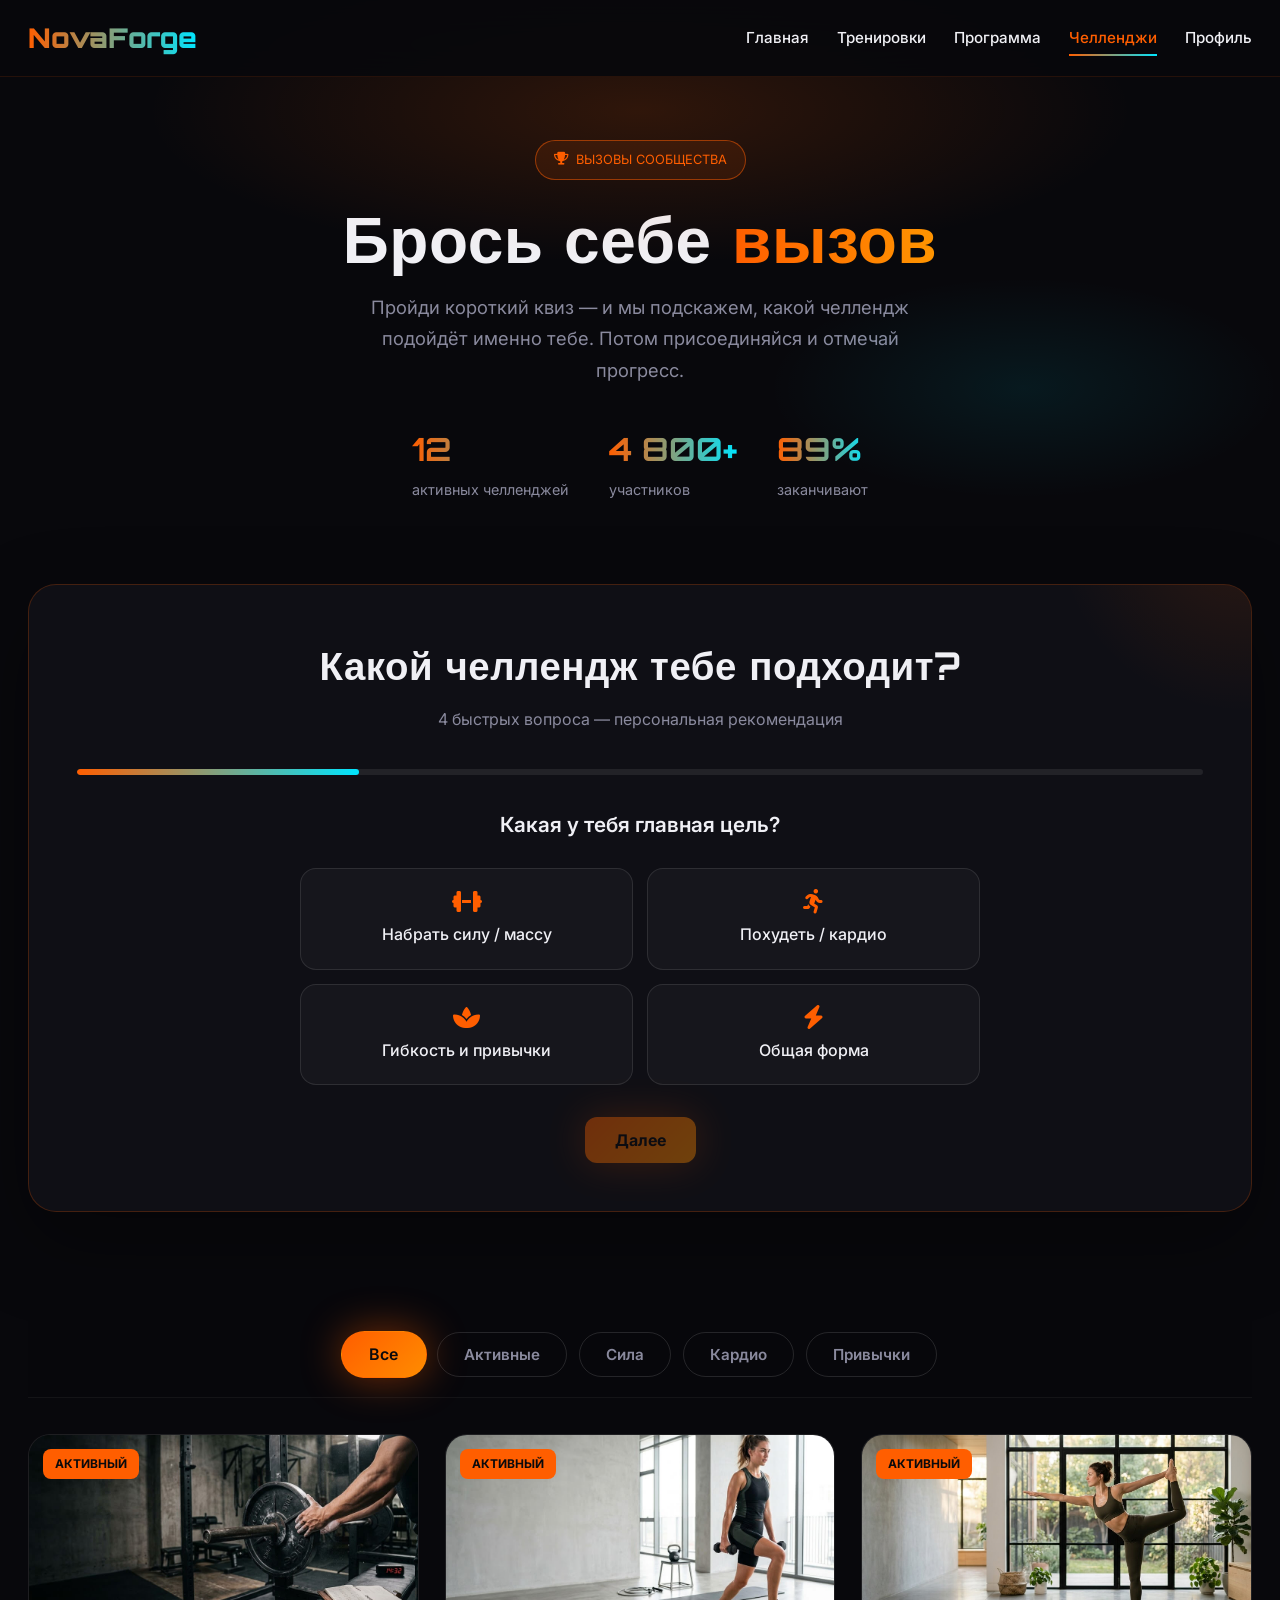
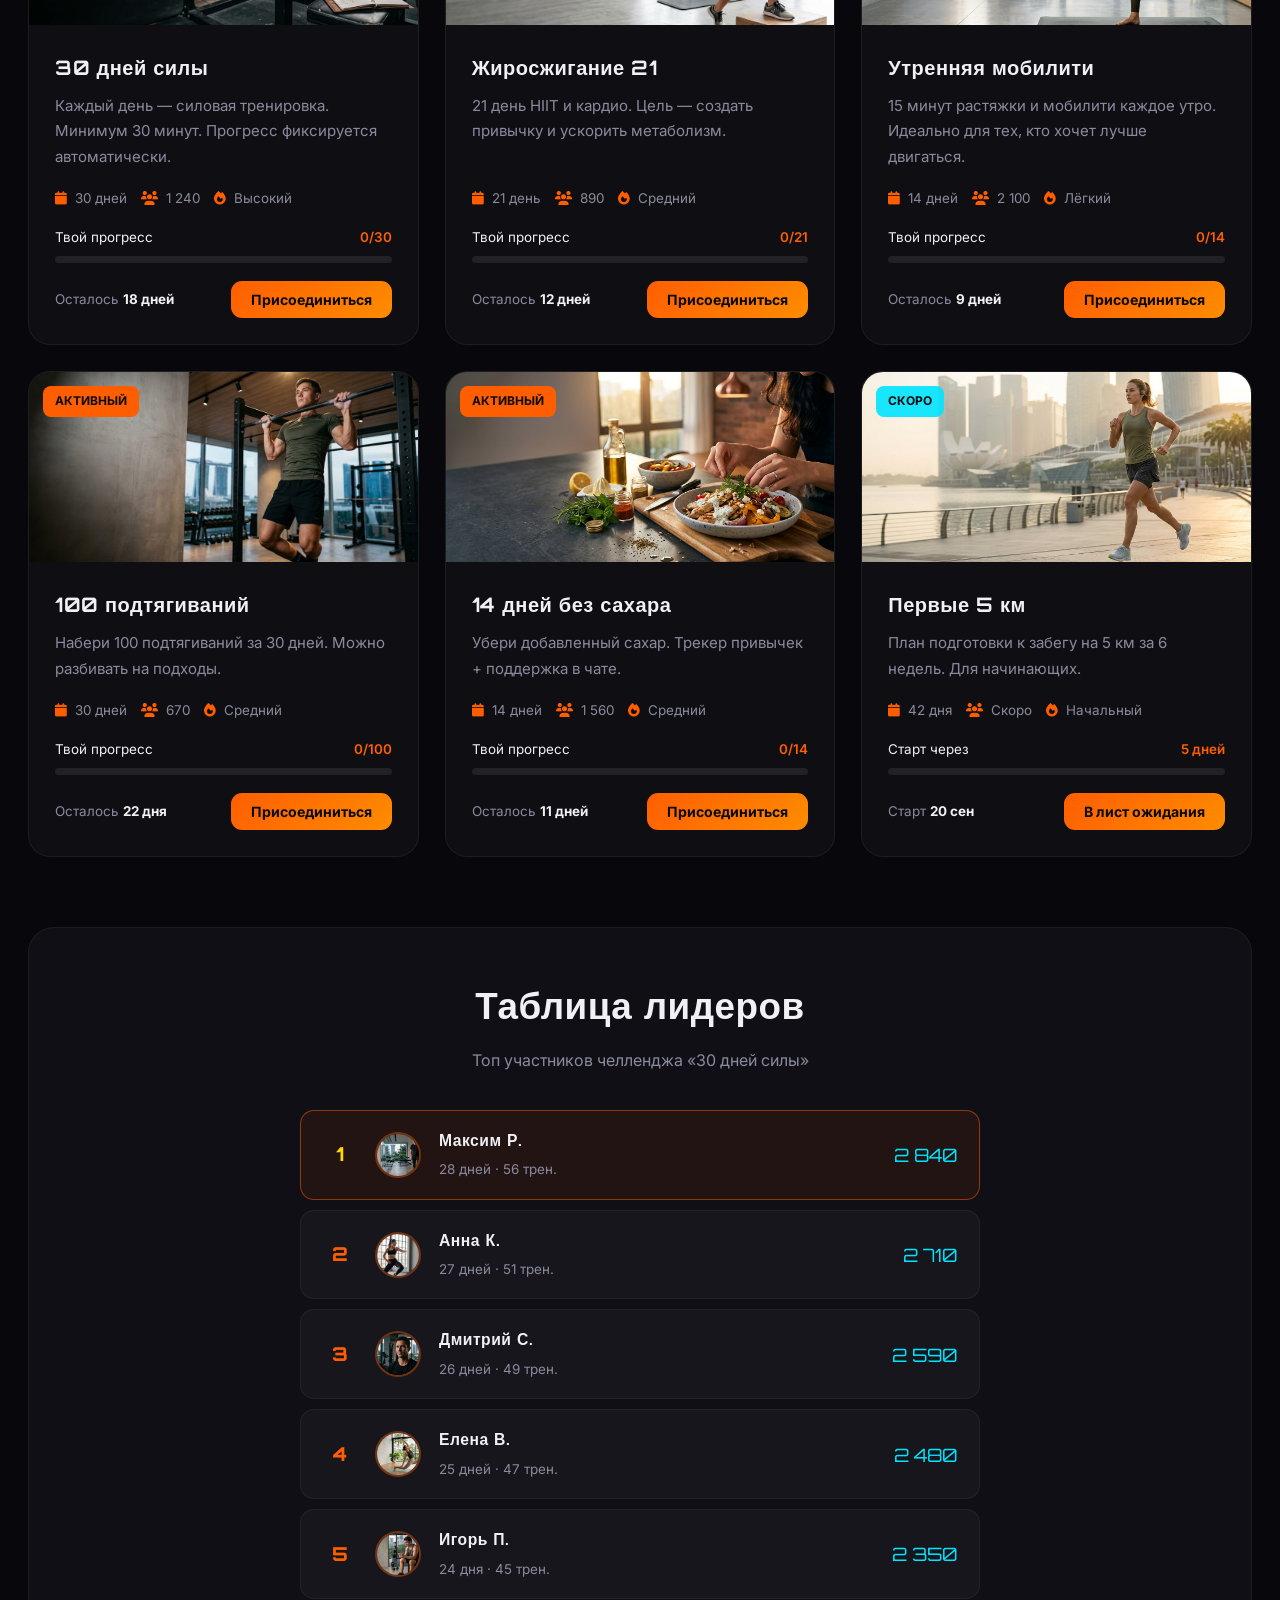
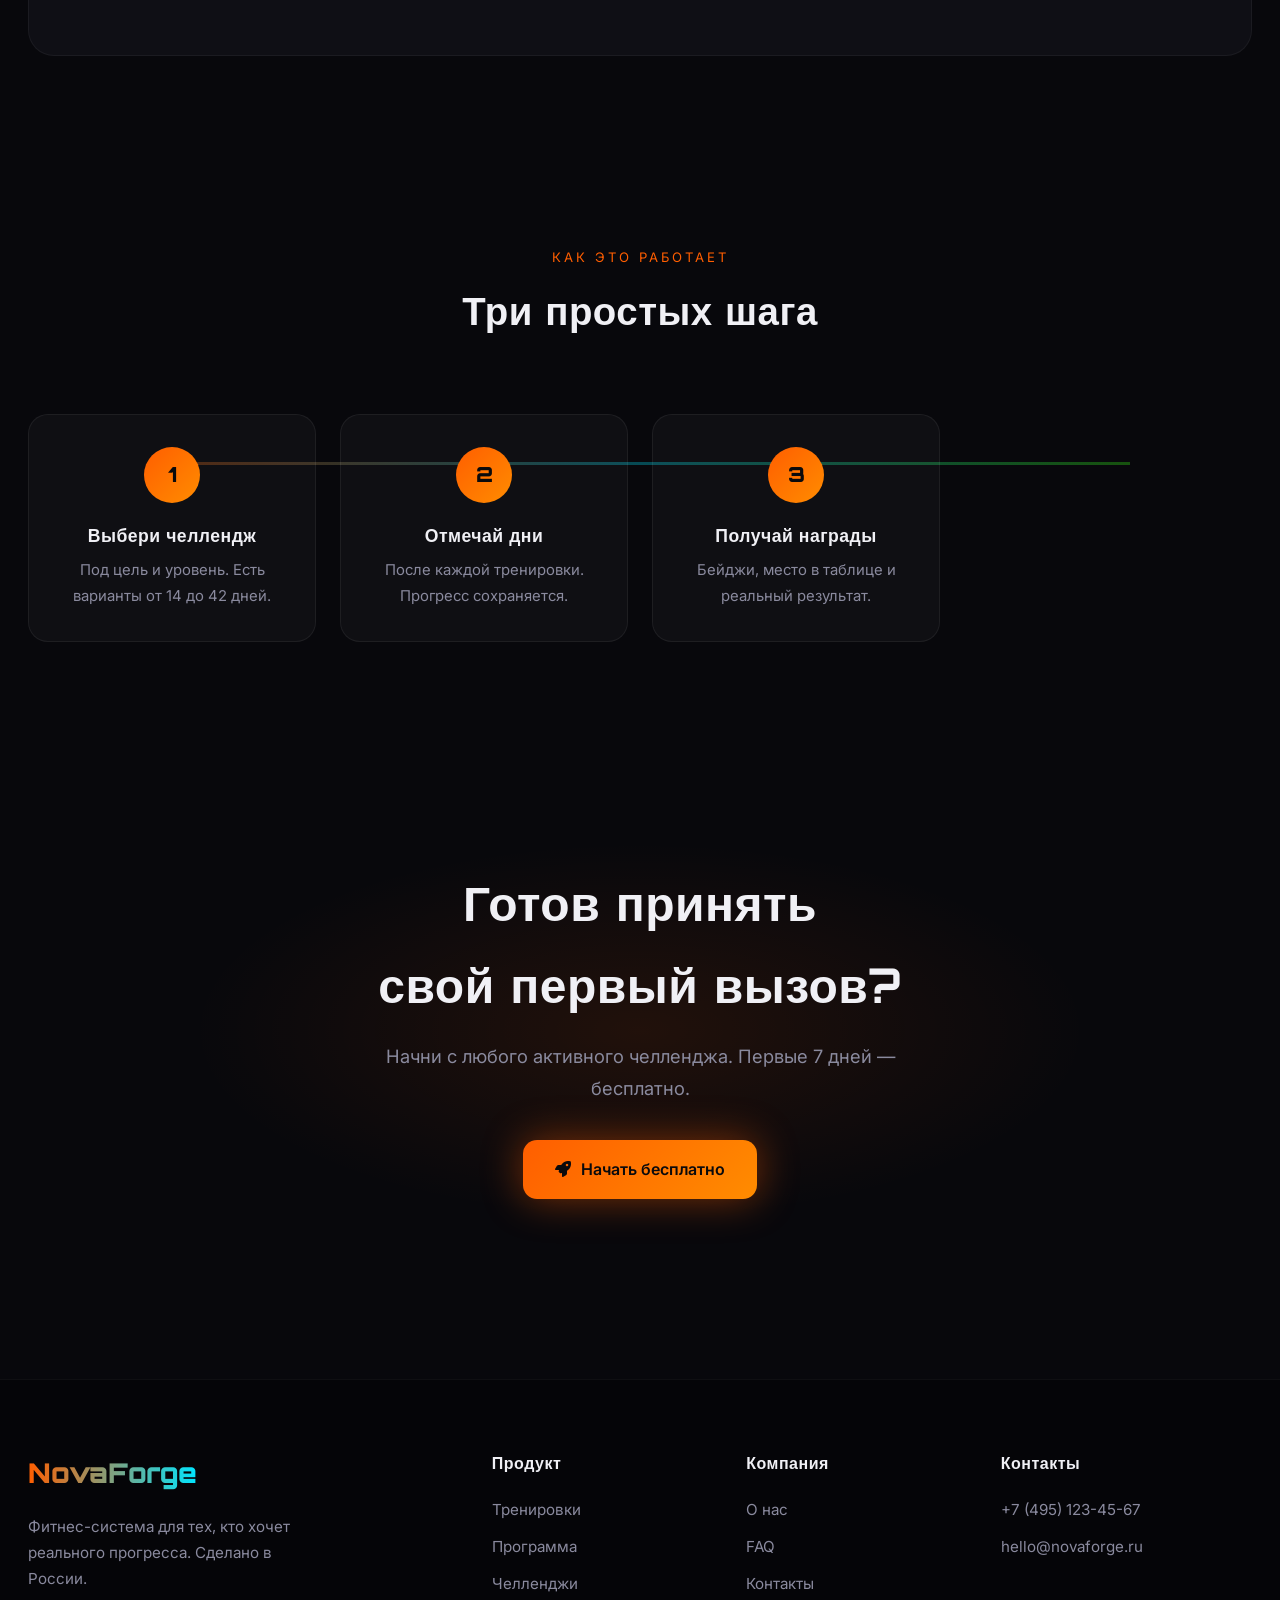
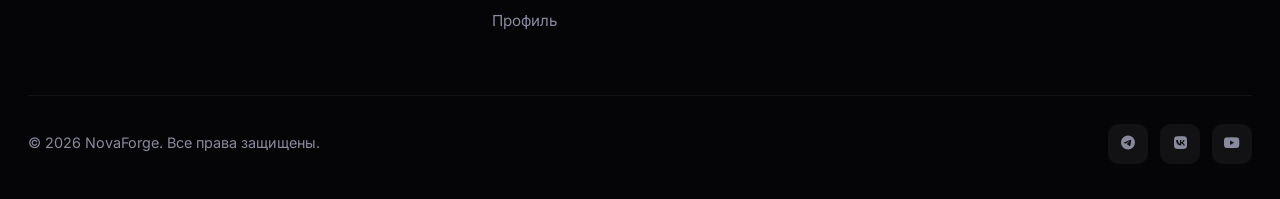
<file: challenges.html>
<!DOCTYPE html>
<html lang="ru">
<head>
<meta charset="UTF-8">
<meta name="viewport" content="width=device-width, initial-scale=1.0">
<title>Челленджи — NovaForge | Брось себе вызов</title>
<meta name="description" content="Челленджи NovaForge + умный квиз подбора. Присоединяйся, отмечай прогресс и соревнуйся. Профессиональный фитнес-опыт.">
<link rel="stylesheet" href="https://cdnjs.cloudflare.com/ajax/libs/font-awesome/6.5.1/css/all.min.css">
<link href="https://fonts.googleapis.com/css2?family=Orbitron:wght@600;800;900&family=Inter:wght@300;400;500;600;700&display=swap" rel="stylesheet">
<link rel="stylesheet" href="style.css">
</head>
<body>

<header id="header">
<div class="container header-inner">
<a href="index.html" class="logo">NovaForge</a>
<nav class="nav">
<a href="index.html">Главная</a>
<a href="training.html">Тренировки</a>
<a href="week.html">Программа</a>
<a href="challenges.html" class="active">Челленджи</a>
<a href="profile.html">Профиль</a>
</nav>
<div class="burger" id="burger"><span></span><span></span><span></span></div>
</div>
</header>

<div class="mobile-menu" id="mobileMenu">
<a href="index.html">Главная</a>
<a href="training.html">Тренировки</a>
<a href="week.html">Программа</a>
<a href="challenges.html">Челленджи</a>
<a href="profile.html">Профиль</a>
</div>

<main>
  <section class="ch-hero">
<div class="ch-hero-bg"></div>
<div class="container">
<div class="badge"><i class="fas fa-trophy"></i> ВЫЗОВЫ СООБЩЕСТВА</div>
<h1>Брось себе <span>вызов</span></h1>
<p>Пройди короткий квиз — и мы подскажем, какой челлендж подойдёт именно тебе. Потом присоединяйся и отмечай прогресс.</p>
<div class="hero-stats">
<div class="hero-stat"><strong>12</strong><span>активных челленджей</span></div>
<div class="hero-stat"><strong>4 800+</strong><span>участников</span></div>
<div class="hero-stat"><strong>89%</strong><span>заканчивают</span></div>
</div>
</div>
</section>

<!-- QUIZ -->
<section class="quiz-section">
<div class="container">
<div class="quiz-box reveal">
<div class="quiz-header">
<h2>Какой челлендж тебе подходит?</h2>
<p>4 быстрых вопроса — персональная рекомендация</p>
</div>
<div class="quiz-progress"><div class="quiz-progress-bar" id="quizBar"></div></div>

<div class="quiz-step active" data-step="1">
<div class="quiz-question">Какая у тебя главная цель?</div>
<div class="quiz-options">
<div class="quiz-option" data-value="strength"><i class="fas fa-dumbbell"></i>Набрать силу / массу</div>
<div class="quiz-option" data-value="cardio"><i class="fas fa-running"></i>Похудеть / кардио</div>
<div class="quiz-option" data-value="habit"><i class="fas fa-spa"></i>Гибкость и привычки</div>
<div class="quiz-option" data-value="strength"><i class="fas fa-bolt"></i>Общая форма</div>
</div>
<div class="quiz-nav"><button class="quiz-btn next" id="next1" disabled>Далее</button></div>
</div>

<div class="quiz-step" data-step="2">
<div class="quiz-question">Сколько времени готов уделять в день?</div>
<div class="quiz-options">
<div class="quiz-option" data-value="short"><i class="fas fa-clock"></i>15–25 минут</div>
<div class="quiz-option" data-value="medium"><i class="fas fa-clock"></i>30–45 минут</div>
<div class="quiz-option" data-value="long"><i class="fas fa-clock"></i>50+ минут</div>
<div class="quiz-option" data-value="medium"><i class="fas fa-random"></i>Как получится</div>
</div>
<div class="quiz-nav">
<button class="quiz-btn back" data-back>Назад</button>
<button class="quiz-btn next" disabled>Далее</button>
</div>
</div>

<div class="quiz-step" data-step="3">
<div class="quiz-question">Какой у тебя опыт?</div>
<div class="quiz-options">
<div class="quiz-option" data-value="beginner"><i class="fas fa-seedling"></i>Новичок</div>
<div class="quiz-option" data-value="intermediate"><i class="fas fa-chart-line"></i>Есть база</div>
<div class="quiz-option" data-value="advanced"><i class="fas fa-crown"></i>Продвинутый</div>
<div class="quiz-option" data-value="intermediate"><i class="fas fa-redo"></i>Возвращаюсь</div>
</div>
<div class="quiz-nav">
<button class="quiz-btn back" data-back>Назад</button>
<button class="quiz-btn next" disabled>Далее</button>
</div>
</div>

<div class="quiz-step" data-step="4">
<div class="quiz-question">Что для тебя важнее всего?</div>
<div class="quiz-options">
<div class="quiz-option" data-value="consistency"><i class="fas fa-calendar-check"></i>Регулярность</div>
<div class="quiz-option" data-value="intensity"><i class="fas fa-fire"></i>Интенсивность</div>
<div class="quiz-option" data-value="fun"><i class="fas fa-smile"></i>Чтобы было интересно</div>
<div class="quiz-option" data-value="results"><i class="fas fa-trophy"></i>Быстрый результат</div>
</div>
<div class="quiz-nav">
<button class="quiz-btn back" data-back>Назад</button>
<button class="quiz-btn next" disabled>Узнать результат</button>
</div>
</div>

<div class="quiz-result" id="quizResult">
<div class="result-icon"><i class="fas fa-check"></i></div>
<h3>Твой идеальный челлендж</h3>
<p>На основе ответов мы подобрали вызов, который лучше всего зайдёт.</p>
<div class="recommended">
<strong id="resultName">30 дней силы</strong>
<span id="resultDesc">Каждый день — силовая тренировка. Минимум 30 минут.</span>
</div>
<button class="btn btn-primary" id="scrollToChallenge"><i class="fas fa-arrow-down"></i> Перейти к челленджу</button>
</div>
</div>
</div>
</section>

<div class="container">
<div class="filters reveal">
<button class="filter-btn active" data-filter="all">Все</button>
<button class="filter-btn" data-filter="active">Активные</button>
<button class="filter-btn" data-filter="strength">Сила</button>
<button class="filter-btn" data-filter="cardio">Кардио</button>
<button class="filter-btn" data-filter="habit">Привычки</button>
</div>

<div class="challenges-grid" id="challengesGrid">
<div class="ch-card reveal" data-category="active strength" id="ch-strength">
<div class="ch-img"><img src="images/power2.jpeg" alt=""><span class="tag tag-active">АКТИВНЫЙ</span></div>
<div class="ch-body">
<h3>30 дней силы</h3>
<p>Каждый день — силовая тренировка. Минимум 30 минут. Прогресс фиксируется автоматически.</p>
<div class="ch-meta"><span><i class="fas fa-calendar"></i> 30 дней</span><span><i class="fas fa-users"></i> 1 240</span><span><i class="fas fa-fire"></i> Высокий</span></div>
<div class="ch-progress"><div class="ch-progress-header"><span>Твой прогресс</span><span class="prog-text">0/30</span></div><div class="ch-bar"><div class="ch-bar-fill"></div></div></div>
<div class="ch-footer"><div class="participants">Осталось <strong>18 дней</strong></div><button class="btn-join" data-id="1">Присоединиться</button></div>
</div>
</div>

<div class="ch-card reveal" data-category="active cardio" id="ch-cardio">
<div class="ch-img"><img src="images/running.jpeg" alt=""><span class="tag tag-active">АКТИВНЫЙ</span></div>
<div class="ch-body">
<h3>Жиросжигание 21</h3>
<p>21 день HIIT и кардио. Цель — создать привычку и ускорить метаболизм.</p>
<div class="ch-meta"><span><i class="fas fa-calendar"></i> 21 день</span><span><i class="fas fa-users"></i> 890</span><span><i class="fas fa-fire"></i> Средний</span></div>
<div class="ch-progress"><div class="ch-progress-header"><span>Твой прогресс</span><span class="prog-text">0/21</span></div><div class="ch-bar"><div class="ch-bar-fill"></div></div></div>
<div class="ch-footer"><div class="participants">Осталось <strong>12 дней</strong></div><button class="btn-join" data-id="2">Присоединиться</button></div>
</div>
</div>

<div class="ch-card reveal" data-category="active habit" id="ch-habit">
<div class="ch-img"><img src="images/yoga.jpeg" alt=""><span class="tag tag-active">АКТИВНЫЙ</span></div>
<div class="ch-body">
<h3>Утренняя мобилити</h3>
<p>15 минут растяжки и мобилити каждое утро. Идеально для тех, кто хочет лучше двигаться.</p>
<div class="ch-meta"><span><i class="fas fa-calendar"></i> 14 дней</span><span><i class="fas fa-users"></i> 2 100</span><span><i class="fas fa-fire"></i> Лёгкий</span></div>
<div class="ch-progress"><div class="ch-progress-header"><span>Твой прогресс</span><span class="prog-text">0/14</span></div><div class="ch-bar"><div class="ch-bar-fill"></div></div></div>
<div class="ch-footer"><div class="participants">Осталось <strong>9 дней</strong></div><button class="btn-join" data-id="3">Присоединиться</button></div>
</div>
</div>

<div class="ch-card reveal" data-category="active strength">
<div class="ch-img"><img src="images/pull-up.jpeg" alt=""><span class="tag tag-active">АКТИВНЫЙ</span></div>
<div class="ch-body">
<h3>100 подтягиваний</h3>
<p>Набери 100 подтягиваний за 30 дней. Можно разбивать на подходы.</p>
<div class="ch-meta"><span><i class="fas fa-calendar"></i> 30 дней</span><span><i class="fas fa-users"></i> 670</span><span><i class="fas fa-fire"></i> Средний</span></div>
<div class="ch-progress"><div class="ch-progress-header"><span>Твой прогресс</span><span class="prog-text">0/100</span></div><div class="ch-bar"><div class="ch-bar-fill"></div></div></div>
<div class="ch-footer"><div class="participants">Осталось <strong>22 дня</strong></div><button class="btn-join" data-id="4">Присоединиться</button></div>
</div>
</div>

<div class="ch-card reveal" data-category="active habit">
<div class="ch-img"><img src="images/food3.jpeg" alt=""><span class="tag tag-active">АКТИВНЫЙ</span></div>
<div class="ch-body">
<h3>14 дней без сахара</h3>
<p>Убери добавленный сахар. Трекер привычек + поддержка в чате.</p>
<div class="ch-meta"><span><i class="fas fa-calendar"></i> 14 дней</span><span><i class="fas fa-users"></i> 1 560</span><span><i class="fas fa-fire"></i> Средний</span></div>
<div class="ch-progress"><div class="ch-progress-header"><span>Твой прогресс</span><span class="prog-text">0/14</span></div><div class="ch-bar"><div class="ch-bar-fill"></div></div></div>
<div class="ch-footer"><div class="participants">Осталось <strong>11 дней</strong></div><button class="btn-join" data-id="5">Присоединиться</button></div>
</div>
</div>

<div class="ch-card reveal" data-category="active cardio">
<div class="ch-img"><img src="images/runing.jpeg" alt=""><span class="tag tag-soon">СКОРО</span></div>
<div class="ch-body">
<h3>Первые 5 км</h3>
<p>План подготовки к забегу на 5 км за 6 недель. Для начинающих.</p>
<div class="ch-meta"><span><i class="fas fa-calendar"></i> 42 дня</span><span><i class="fas fa-users"></i> Скоро</span><span><i class="fas fa-fire"></i> Начальный</span></div>
<div class="ch-progress"><div class="ch-progress-header"><span>Старт через</span><span>5 дней</span></div><div class="ch-bar"><div class="ch-bar-fill"></div></div></div>
<div class="ch-footer"><div class="participants">Старт <strong>20 сен</strong></div><button class="btn-join" data-id="6">В лист ожидания</button></div>
</div>
</div>
</div>

<div class="leaderboard reveal">
<h2>Таблица лидеров</h2>
<p>Топ участников челленджа «30 дней силы»</p>
<div class="lb-list">
<div class="lb-item top1"><div class="lb-rank">1</div><img src="images/man.jpeg" class="lb-avatar" alt=""><div class="lb-info"><h4>Максим Р.</h4><span>28 дней · 56 трен.</span></div><div class="lb-score">2 840</div></div>
<div class="lb-item"><div class="lb-rank">2</div><img src="images/woman.jpg" class="lb-avatar" alt=""><div class="lb-info"><h4>Анна К.</h4><span>27 дней · 51 трен.</span></div><div class="lb-score">2 710</div></div>
<div class="lb-item"><div class="lb-rank">3</div><img src="images/man2.jpeg" class="lb-avatar" alt=""><div class="lb-info"><h4>Дмитрий С.</h4><span>26 дней · 49 трен.</span></div><div class="lb-score">2 590</div></div>
<div class="lb-item"><div class="lb-rank">4</div><img src="images/yoga2.jpeg" class="lb-avatar" alt=""><div class="lb-info"><h4>Елена В.</h4><span>25 дней · 47 трен.</span></div><div class="lb-score">2 480</div></div>
<div class="lb-item"><div class="lb-rank">5</div><img src="images/progress.jpeg" class="lb-avatar" alt=""><div class="lb-info"><h4>Игорь П.</h4><span>24 дня · 45 трен.</span></div><div class="lb-score">2 350</div></div>
</div>
</div>
</div>

<section class="how">
<div class="container">
<div class="how-header reveal">
<div style="color:var(--accent);letter-spacing:3px;font-size:.82rem;margin-bottom:10px">КАК ЭТО РАБОТАЕТ</div>
<h2 style="font-size:clamp(1.7rem,3.2vw,2.4rem)">Три простых шага</h2>
</div>
<div class="how-steps">
<div class="how-step reveal"><div class="how-num">1</div><h3>Выбери челлендж</h3><p>Под цель и уровень. Есть варианты от 14 до 42 дней.</p></div>
<div class="how-step reveal"><div class="how-num">2</div><h3>Отмечай дни</h3><p>После каждой тренировки. Прогресс сохраняется.</p></div>
<div class="how-step reveal"><div class="how-num">3</div><h3>Получай награды</h3><p>Бейджи, место в таблице и реальный результат.</p></div>
</div>
</div>
</section>

<section class="cta">
<div class="container reveal">
<h2>Готов принять<br>свой первый вызов?</h2>
<p>Начни с любого активного челленджа. Первые 7 дней — бесплатно.</p>
<a href="index.html#pricing" class="btn btn-primary"><i class="fas fa-rocket"></i> Начать бесплатно</a>
</div>
</section>
</main>

<footer>
<div class="container">
<div class="footer-grid">
<div class="footer-brand"><a href="index.html" class="logo">NovaForge</a><p>Фитнес-система для тех, кто хочет реального прогресса. Сделано в России.</p></div>
<div class="footer-col"><h4>Продукт</h4><a href="training.html">Тренировки</a><a href="week.html">Программа</a><a href="challenges.html">Челленджи</a><a href="profile.html">Профиль</a></div>
<div class="footer-col"><h4>Компания</h4><a href="index.html#about">О нас</a><a href="index.html#faq">FAQ</a><a href="index.html#contact">Контакты</a></div>
<div class="footer-col"><h4>Контакты</h4><a href="tel:+74951234567">+7 (495) 123-45-67</a><a href="mailto:hello@novaforge.ru">hello@novaforge.ru</a></div>
</div>
<div class="footer-bottom">
<span>© 2026 NovaForge. Все права защищены.</span>
<div class="socials"><a href="#"><i class="fab fa-telegram"></i></a><a href="#"><i class="fab fa-vk"></i></a><a href="#"><i class="fab fa-youtube"></i></a></div>
</div>
</div>
</footer>

<script src="script.js"></script>
</body>
</html>
</file>
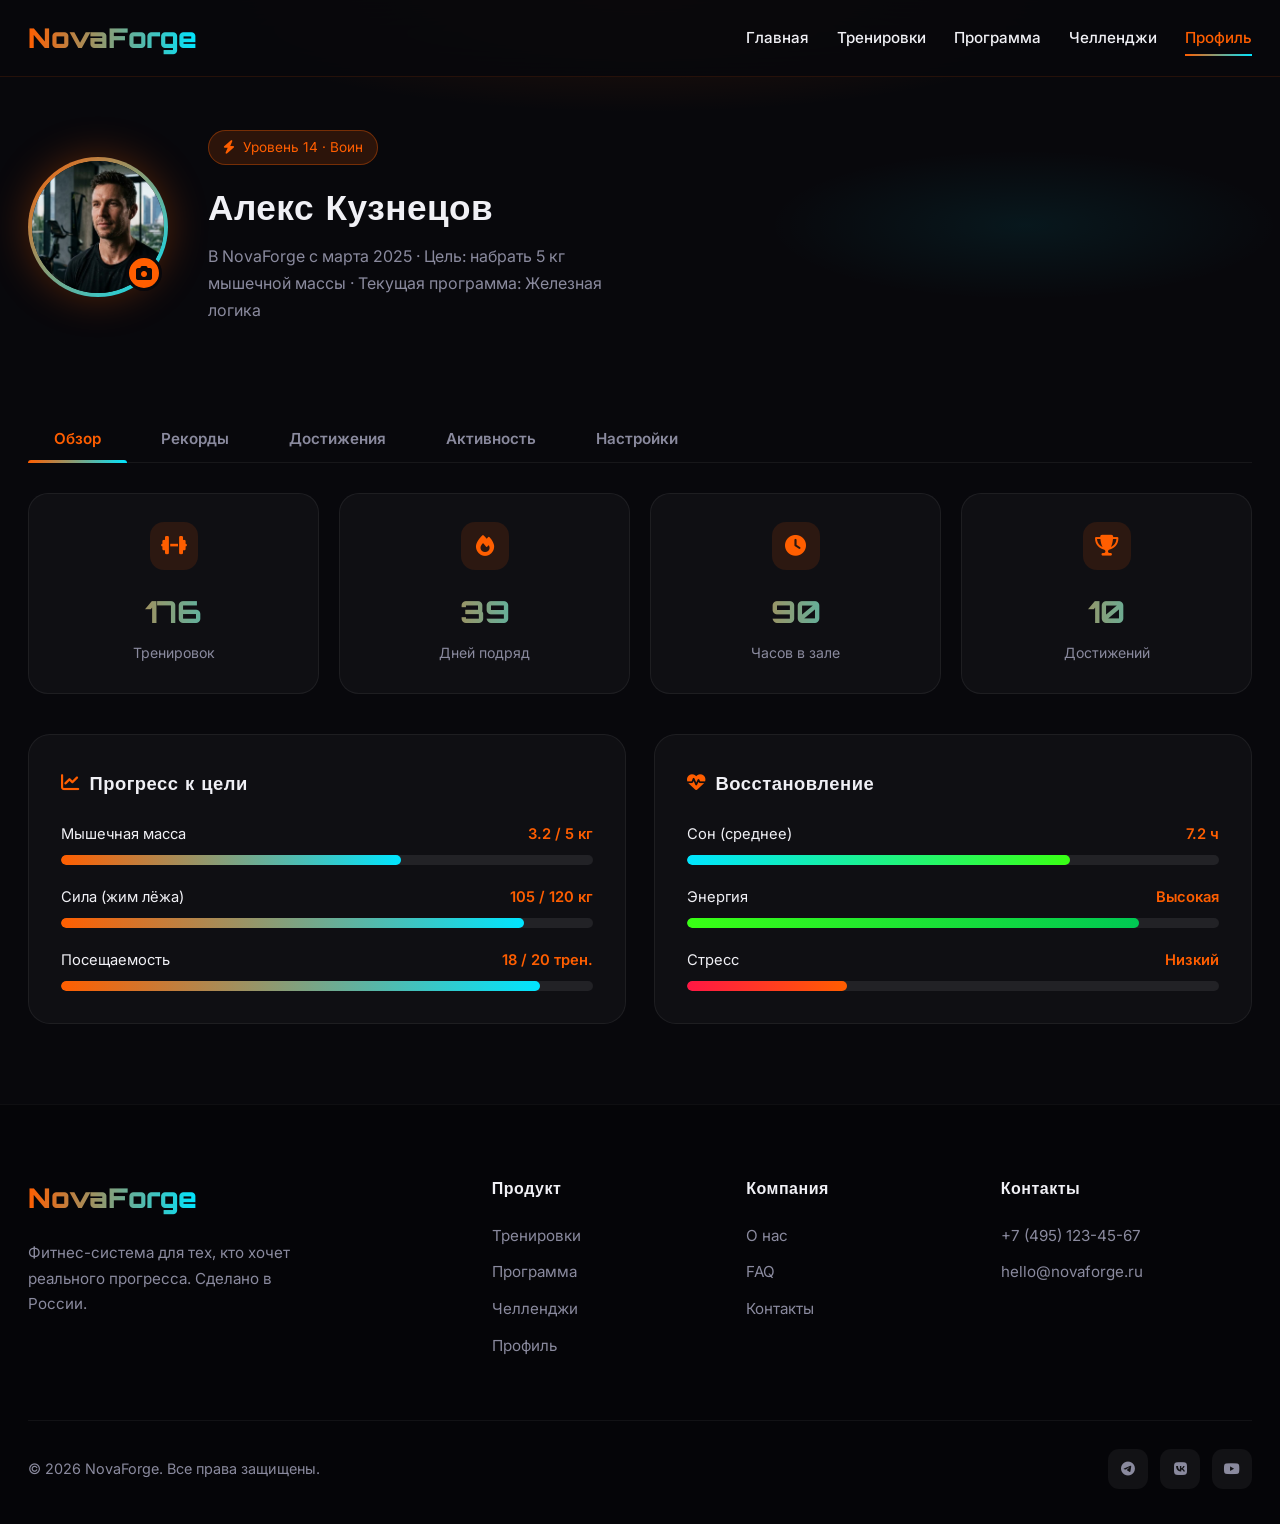
<file: profile.html>
<!DOCTYPE html>
<html lang="ru">
<head>
<meta charset="UTF-8">
<meta name="viewport" content="width=device-width, initial-scale=1.0">
<title>Профиль — NovaForge</title>
<meta name="description" content="Твой профиль в NovaForge: прогресс, достижения, рекорды и настройки. Следи за результатами и продолжай расти.">
<link rel="stylesheet" href="https://cdnjs.cloudflare.com/ajax/libs/font-awesome/6.5.1/css/all.min.css">
<link href="https://fonts.googleapis.com/css2?family=Orbitron:wght@600;800;900&family=Inter:wght@300;400;500;600;700&display=swap" rel="stylesheet">
<link rel="stylesheet" href="style.css">
</head>
<body>

<header id="header">
<div class="container header-inner">
<a href="index.html" class="logo">NovaForge</a>
<nav class="nav">
<a href="index.html">Главная</a>
<a href="training.html">Тренировки</a>
<a href="week.html">Программа</a>
<a href="challenges.html" >Челленджи</a>
<a href="profile.html" class="active">Профиль</a>
</nav>
<div class="burger" id="burger"><span></span><span></span><span></span></div>
</div>
</header>

<div class="mobile-menu" id="mobileMenu">
<a href="index.html">Главная</a>
<a href="training.html">Тренировки</a>
<a href="week.html">Программа</a>
<a href="challenges.html">Челленджи</a>
<a href="profile.html">Профиль</a>
</div>

<!-- PROFILE HERO -->
<section class="profile-hero">
<div class="profile-hero-bg"></div>
<div class="container">
<div class="profile-top reveal">
<div class="avatar-wrap">
<img src="images/man2.jpeg" alt="Аватар" class="avatar">
<div class="avatar-edit" title="Сменить фото"><i class="fas fa-camera"></i></div>
</div>
<div class="profile-info">
<div class="level"><i class="fas fa-bolt"></i> Уровень 14 · Воин</div>
<h1>Алекс Кузнецов</h1>
<p>В NovaForge с марта 2025 · Цель: набрать 5 кг мышечной массы · Текущая программа: Железная логика</p>
</div>
</div>
</div>
</section>

<div class="container">

<!-- TABS -->
<div class="tabs reveal">
<button class="tab-btn active" data-tab="overview">Обзор</button>
<button class="tab-btn" data-tab="records">Рекорды</button>
<button class="tab-btn" data-tab="achievements">Достижения</button>
<button class="tab-btn" data-tab="activity">Активность</button>
<button class="tab-btn" data-tab="settings">Настройки</button>
</div>

<!-- TAB: OVERVIEW -->
<div class="tab-content active" id="overview">
<div class="stats-grid">
<div class="stat-card reveal">
<div class="icon"><i class="fas fa-dumbbell"></i></div>
<div class="value" data-count="187">0</div>
<div class="label">Тренировок</div>
</div>
<div class="stat-card reveal" style="transition-delay:0.08s">
<div class="icon"><i class="fas fa-fire"></i></div>
<div class="value" data-count="42">0</div>
<div class="label">Дней подряд</div>
</div>
<div class="stat-card reveal" style="transition-delay:0.16s">
<div class="icon"><i class="fas fa-clock"></i></div>
<div class="value" data-count="96">0</div>
<div class="label">Часов в зале</div>
</div>
<div class="stat-card reveal" style="transition-delay:0.24s">
<div class="icon"><i class="fas fa-trophy"></i></div>
<div class="value" data-count="11">0</div>
<div class="label">Достижений</div>
</div>
</div>

<div class="progress-section">
<div class="progress-card reveal">
<h3><i class="fas fa-chart-line"></i> Прогресс к цели</h3>
<div class="bar-item">
<div class="bar-header"><span>Мышечная масса</span><span>3.2 / 5 кг</span></div>
<div class="bar-track"><div class="bar-fill" data-width="64"></div></div>
</div>
<div class="bar-item">
<div class="bar-header"><span>Сила (жим лёжа)</span><span>105 / 120 кг</span></div>
<div class="bar-track"><div class="bar-fill" data-width="87"></div></div>
</div>
<div class="bar-item">
<div class="bar-header"><span>Посещаемость</span><span>18 / 20 трен.</span></div>
<div class="bar-track"><div class="bar-fill" data-width="90"></div></div>
</div>
</div>
<div class="progress-card reveal" style="transition-delay:0.1s">
<h3><i class="fas fa-heartbeat"></i> Восстановление</h3>
<div class="bar-item">
<div class="bar-header"><span>Сон (среднее)</span><span>7.2 ч</span></div>
<div class="bar-track"><div class="bar-fill" data-width="72" style="background:linear-gradient(90deg,var(--accent2),var(--accent3))"></div></div>
</div>
<div class="bar-item">
<div class="bar-header"><span>Энергия</span><span>Высокая</span></div>
<div class="bar-track"><div class="bar-fill" data-width="85" style="background:linear-gradient(90deg,var(--accent3),#00c853)"></div></div>
</div>
<div class="bar-item">
<div class="bar-header"><span>Стресс</span><span>Низкий</span></div>
<div class="bar-track"><div class="bar-fill" data-width="30" style="background:linear-gradient(90deg,#ff1744,var(--accent))"></div></div>
</div>
</div>
</div>
</div>

<!-- TAB: RECORDS -->
<div class="tab-content" id="records">
<div class="records-grid">
<div class="record-card reveal">
<div class="record-icon"><i class="fas fa-bench"></i></div>
<div class="record-info">
<h4>Жим лёжа</h4>
<div class="pr">105 кг</div>
<div class="date">12 сен 2026</div>
</div>
</div>
<div class="record-card reveal">
<div class="record-icon"><i class="fas fa-arrow-up"></i></div>
<div class="record-info">
<h4>Приседания</h4>
<div class="pr">140 кг</div>
<div class="date">5 сен 2026</div>
</div>
</div>
<div class="record-card reveal">
<div class="record-icon"><i class="fas fa-grip-lines"></i></div>
<div class="record-info">
<h4>Становая тяга</h4>
<div class="pr">160 кг</div>
<div class="date">28 авг 2026</div>
</div>
</div>
<div class="record-card reveal">
<div class="record-icon"><i class="fas fa-dumbbell"></i></div>
<div class="record-info">
<h4>Жим гантелей</h4>
<div class="pr">40×10 кг</div>
<div class="date">10 сен 2026</div>
</div>
</div>
<div class="record-card reveal">
<div class="record-icon"><i class="fas fa-running"></i></div>
<div class="record-info">
<h4>Подтягивания</h4>
<div class="pr">18 раз</div>
<div class="date">3 сен 2026</div>
</div>
</div>
<div class="record-card reveal">
<div class="record-icon"><i class="fas fa-stopwatch"></i></div>
<div class="record-info">
<h4>Планка</h4>
<div class="pr">3:45</div>
<div class="date">15 авг 2026</div>
</div>
</div>
</div>
</div>

<!-- TAB: ACHIEVEMENTS -->
<div class="tab-content" id="achievements">
<div class="achievements-grid">
<div class="ach-card reveal">
<span class="ach-badge">NEW</span>
<div class="ach-icon"><i class="fas fa-fire"></i></div>
<h4>Огонь</h4>
<p>7 дней подряд</p>
</div>
<div class="ach-card reveal">
<div class="ach-icon"><i class="fas fa-dumbbell"></i></div>
<h4>Железный</h4>
<p>100 тренировок</p>
</div>
<div class="ach-card reveal">
<div class="ach-icon"><i class="fas fa-trophy"></i></div>
<h4>Рекордсмен</h4>
<p>5 личных рекордов</p>
</div>
<div class="ach-card reveal">
<div class="ach-icon"><i class="fas fa-calendar-check"></i></div>
<h4>Месяц силы</h4>
<p>30 дней в приложении</p>
</div>
<div class="ach-card reveal">
<div class="ach-icon"><i class="fas fa-bolt"></i></div>
<h4>Скорость</h4>
<p>10 HIIT-тренировок</p>
</div>
<div class="ach-card reveal">
<div class="ach-icon"><i class="fas fa-heart"></i></div>
<h4>Выносливость</h4>
<p>50 кардио-сессий</p>
</div>
<div class="ach-card locked reveal">
<div class="ach-icon"><i class="fas fa-lock"></i></div>
<h4>Мастер</h4>
<p>Уровень 20</p>
</div>
<div class="ach-card locked reveal">
<div class="ach-icon"><i class="fas fa-lock"></i></div>
<h4>Легенда</h4>
<p>365 дней подряд</p>
</div>
</div>
</div>

<!-- TAB: ACTIVITY -->
<div class="tab-content" id="activity">
<div class="activity-list">
<div class="activity-item reveal">
<div class="act-icon"><i class="fas fa-dumbbell"></i></div>
<div class="act-info">
<h4>Завершена тренировка «Грудь + Трицепс»</h4>
<span>6 упражнений · 58 минут</span>
</div>
<div class="act-time">Сегодня</div>
</div>
<div class="activity-item reveal">
<div class="act-icon"><i class="fas fa-trophy"></i></div>
<div class="act-info">
<h4>Новый рекорд: Жим лёжа 105 кг</h4>
<span>+2.5 кг к предыдущему</span>
</div>
<div class="act-time">Вчера</div>
</div>
<div class="activity-item reveal">
<div class="act-icon"><i class="fas fa-fire"></i></div>
<div class="act-info">
<h4>Серия 42 дня подряд!</h4>
<span>Ты в топ-5% пользователей</span>
</div>
<div class="act-time">2 дня назад</div>
</div>
<div class="activity-item reveal">
<div class="act-icon"><i class="fas fa-running"></i></div>
<div class="act-info">
<h4>Завершена тренировка «Кардио-пульс»</h4>
<span>35 минут · 420 ккал</span>
</div>
<div class="act-time">3 дня назад</div>
</div>
<div class="activity-item reveal">
<div class="act-icon"><i class="fas fa-medal"></i></div>
<div class="act-info">
<h4>Получено достижение «Огонь»</h4>
<span>7 дней тренировок подряд</span>
</div>
<div class="act-time">5 дней назад</div>
</div>
<div class="activity-item reveal">
<div class="act-icon"><i class="fas fa-dumbbell"></i></div>
<div class="act-info">
<h4>Завершена тренировка «Ноги»</h4>
<span>7 упражнений · 72 минуты</span>
</div>
<div class="act-time">6 дней назад</div>
</div>
</div>
</div>

<!-- TAB: SETTINGS -->
<div class="tab-content" id="settings">
<div class="settings-list reveal">
<div class="setting-item">
<div class="setting-info">
<h4>Уведомления о тренировках</h4>
<p>Напоминания в выбранные дни</p>
</div>
<div class="toggle on" data-toggle></div>
</div>
<div class="setting-item">
<div class="setting-info">
<h4>Звуки и вибрация</h4>
<p>Таймеры и завершения подходов</p>
</div>
<div class="toggle on" data-toggle></div>
</div>
<div class="setting-item">
<div class="setting-info">
<h4>Публичный профиль</h4>
<p>Другие пользователи могут видеть твой прогресс</p>
</div>
<div class="toggle on" data-toggle></div>
</div>
<div class="setting-item">
<div class="setting-info">
<h4>Еженедельный отчёт</h4>
<p>Присылать сводку каждое воскресенье</p>
</div>
<div class="toggle on" data-toggle></div>
</div>
<div class="setting-item">
<div class="setting-info">
<h4>Синхронизация с Apple Health / Google Fit</h4>
<p>Обмен данными о активности</p>
</div>
<div class="toggle" data-toggle></div>
</div>
</div>
</div>

</div>

<footer>
<div class="container">
<div class="footer-grid">
<div class="footer-brand"><a href="index.html" class="logo">NovaForge</a><p>Фитнес-система для тех, кто хочет реального прогресса. Сделано в России.</p></div>
<div class="footer-col"><h4>Продукт</h4><a href="training.html">Тренировки</a><a href="week.html">Программа</a><a href="challenges.html">Челленджи</a><a href="profile.html">Профиль</a></div>
<div class="footer-col"><h4>Компания</h4><a href="index.html#about">О нас</a><a href="index.html#faq">FAQ</a><a href="index.html#contact">Контакты</a></div>
<div class="footer-col"><h4>Контакты</h4><a href="tel:+74951234567">+7 (495) 123-45-67</a><a href="mailto:hello@novaforge.ru">hello@novaforge.ru</a></div>
</div>
<div class="footer-bottom">
<span>© 2026 NovaForge. Все права защищены.</span>
<div class="socials"><a href="#"><i class="fab fa-telegram"></i></a><a href="#"><i class="fab fa-vk"></i></a><a href="#"><i class="fab fa-youtube"></i></a></div>
</div>
</div>
</footer>

<script src="script.js"></script>
</body>
</html>
</file>
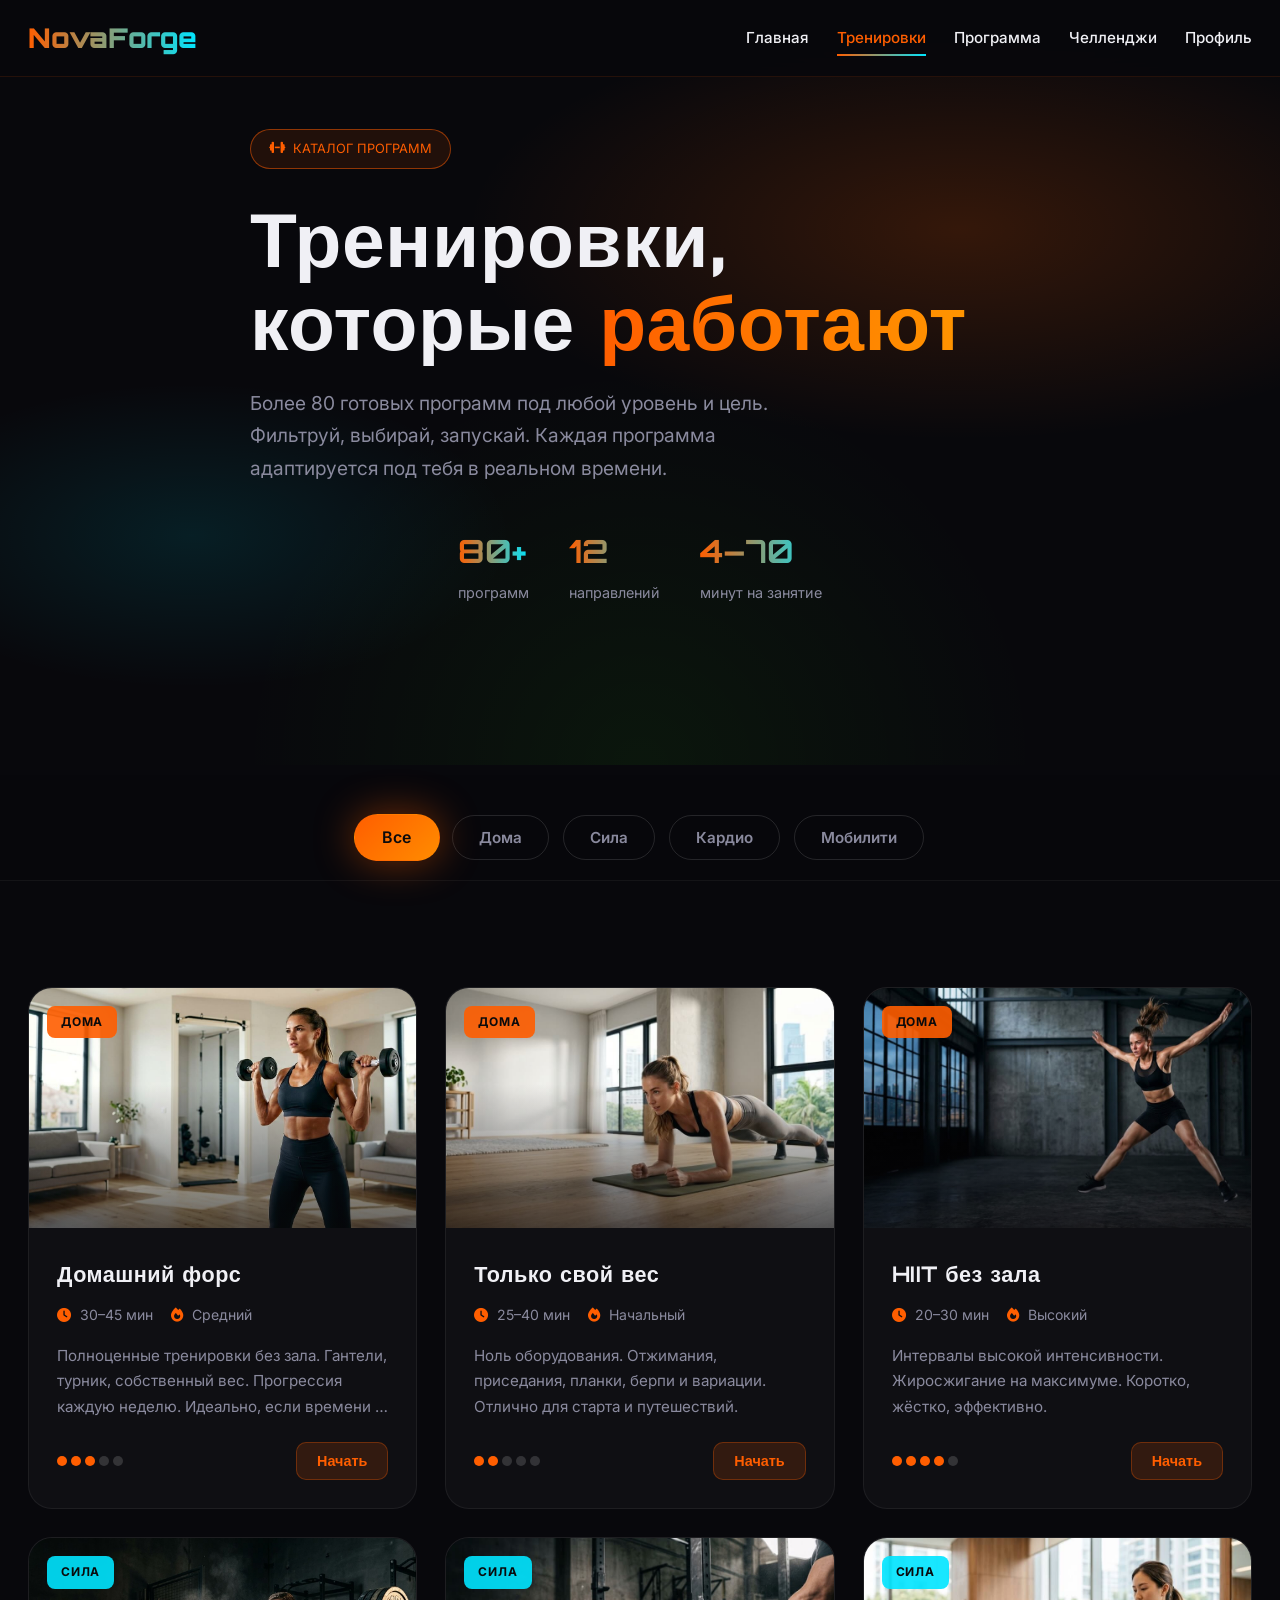
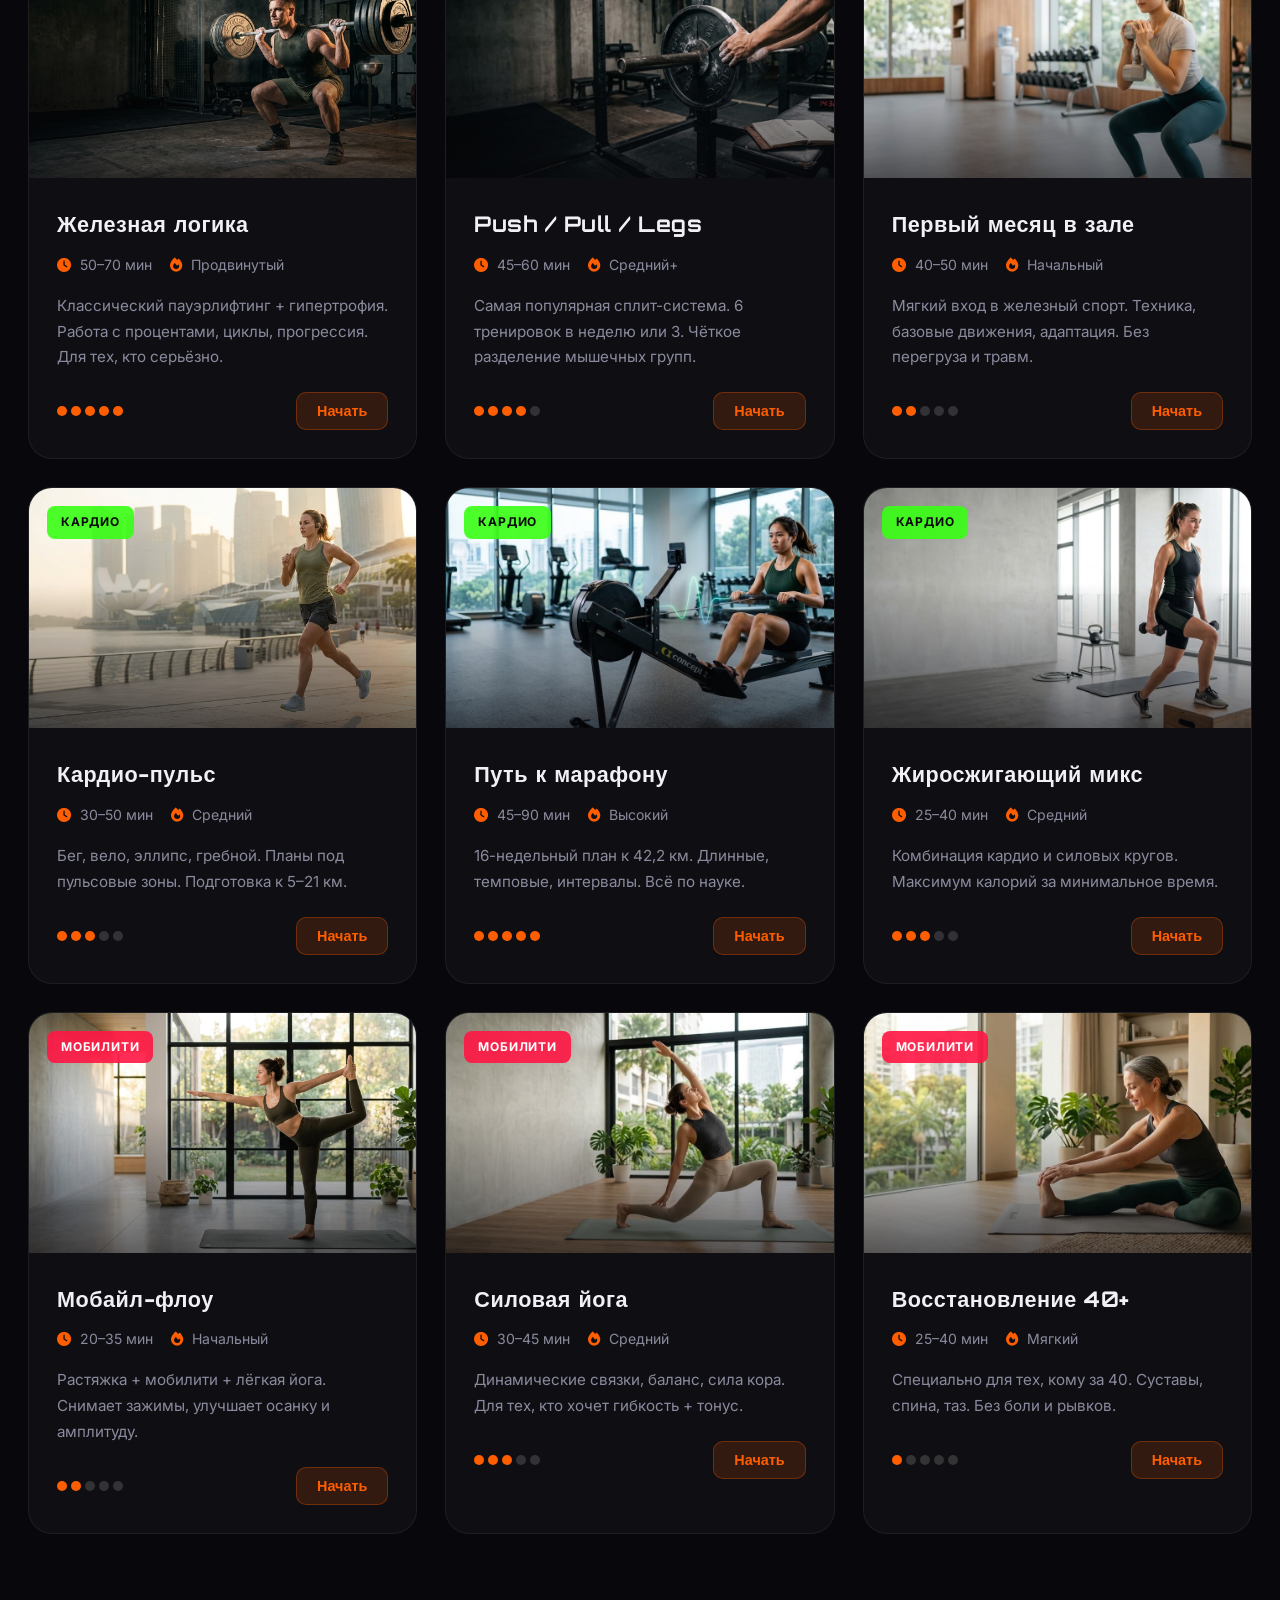
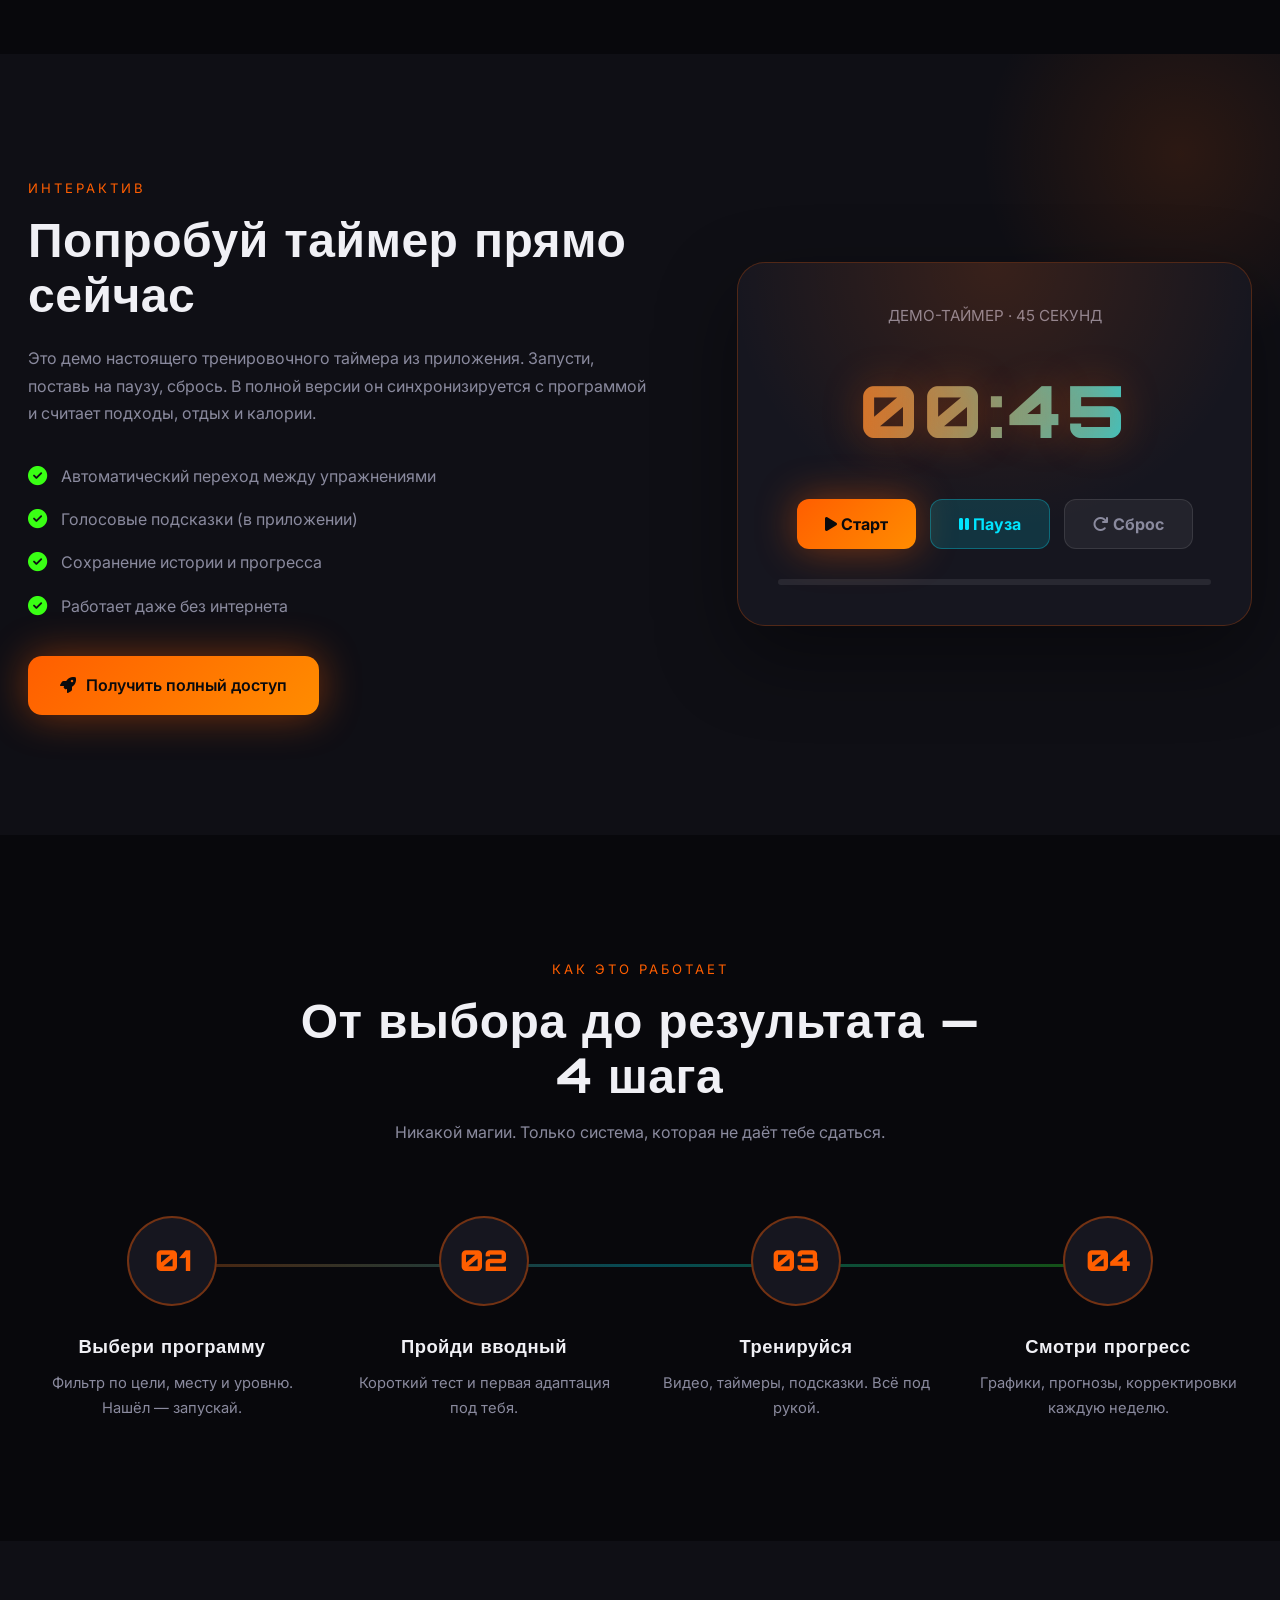
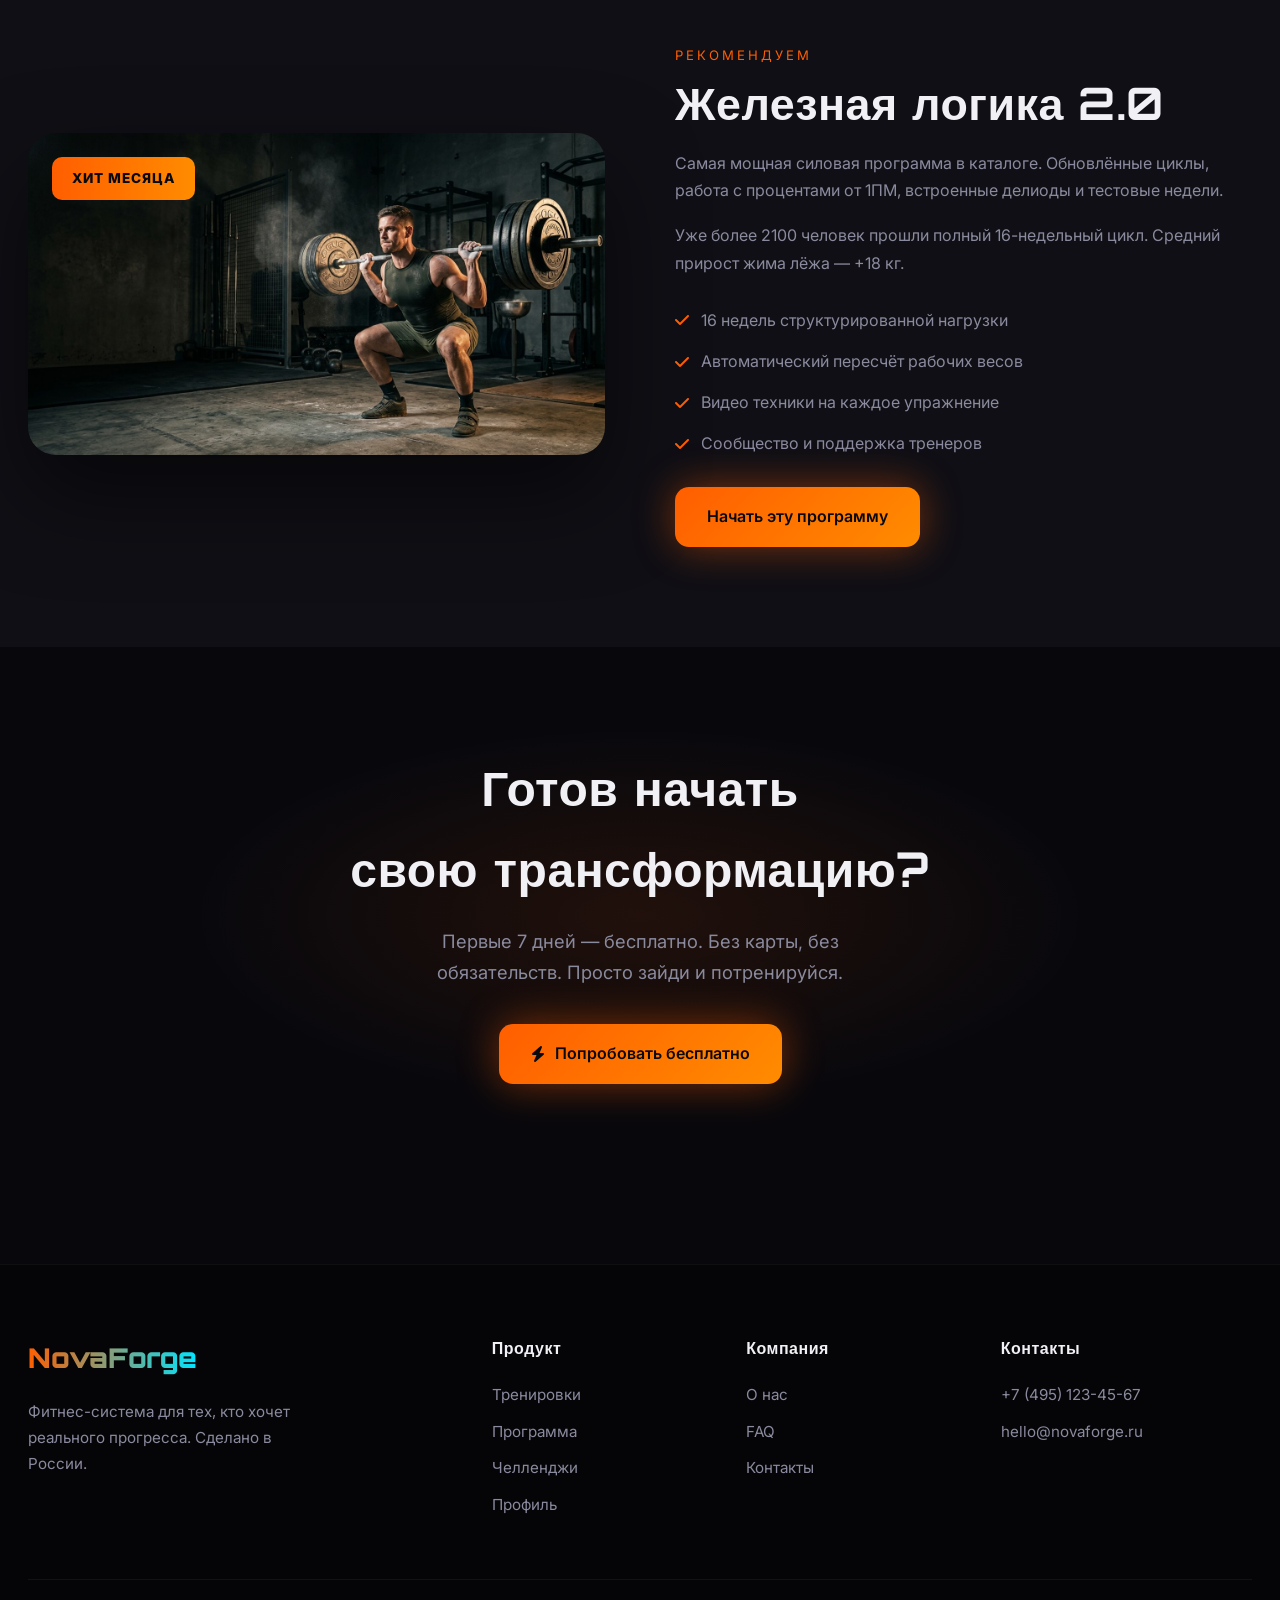
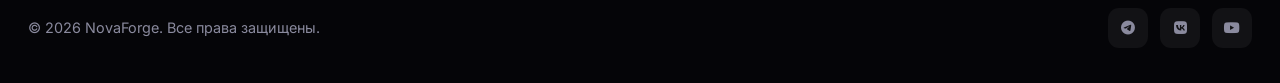
<file: training.html>
<!DOCTYPE html>
<html lang="ru">
<head>
<meta charset="UTF-8">
<meta name="viewport" content="width=device-width, initial-scale=1.0">
<title>Тренировки — NovaForge | Выбери свою программу</title>
<meta name="description" content="Каталог тренировок NovaForge: домашние, силовые, кардио и мобилити. Интерактивный подбор программ, таймеры и прогресс. Фитнес без компромиссов.">
<link rel="stylesheet" href="https://cdnjs.cloudflare.com/ajax/libs/font-awesome/6.5.1/css/all.min.css">
<link href="https://fonts.googleapis.com/css2?family=Orbitron:wght@600;800;900&family=Inter:wght@300;400;500;600;700&display=swap" rel="stylesheet">
<link rel="stylesheet" href="style.css">
</head>
<body>

<!-- HEADER -->
<header id="header">
<div class="container header-inner">
<a href="index.html" class="logo">NovaForge</a>
<nav class="nav">
<a href="index.html">Главная</a>
<a href="training.html" class="active">Тренировки</a>
<a href="week.html">Программа</a>
<a href="challenges.html">Челленджи</a>
<a href="profile.html">Профиль</a>
</nav>
<div class="burger" id="burger">
<span></span><span></span><span></span>
</div>
</div>
</header>

<div class="mobile-menu" id="mobileMenu">
<a href="index.html">Главная</a>
<a href="training.html">Тренировки</a>
<a href="week.html">Программа</a>
<a href="challenges.html">Челленджи</a>
<a href="profile.html">Профиль</a>
</div>

<main>
  <!-- HERO -->
<section class="train-hero">
<div class="train-hero-bg"></div>
<div class="container">
<div class="train-hero-content">
<div class="badge"><i class="fas fa-dumbbell"></i> КАТАЛОГ ПРОГРАММ</div>
<h1>Тренировки, которые <span>работают</span></h1>
<p>Более 80 готовых программ под любой уровень и цель. Фильтруй, выбирай, запускай. Каждая программа адаптируется под тебя в реальном времени.</p>
<div class="hero-stats">
<div class="hero-stat"><strong>80+</strong><span>программ</span></div>
<div class="hero-stat"><strong>12</strong><span>направлений</span></div>
<div class="hero-stat"><strong>4–70</strong><span>минут на занятие</span></div>
</div>
</div>
</div>
</section>

<!-- FILTERS -->
<div class="filters">
<div class="container">
<div class="filter-row" id="filterRow">
<button class="filter-btn active" data-filter="all">Все</button>
<button class="filter-btn" data-filter="home">Дома</button>
<button class="filter-btn" data-filter="strength">Сила</button>
<button class="filter-btn" data-filter="cardio">Кардио</button>
<button class="filter-btn" data-filter="mobility">Мобилити</button>
</div>
</div>
</div>

<!-- PROGRAMS -->
<section class="programs">
<div class="container">
<div class="programs-grid" id="programsGrid">

<!-- HOME -->
<div class="program-card reveal" data-category="home">
<div class="card-img">
<img src="images/home.jpg" alt="Домашний форс">
<div class="card-overlay"></div>
<span class="card-tag tag-home">ДОМА</span>
</div>
<div class="card-body">
<h3>Домашний форс</h3>
<div class="card-meta">
<span><i class="fas fa-clock"></i> 30–45 мин</span>
<span><i class="fas fa-fire"></i> Средний</span>
</div>
<p>Полноценные тренировки без зала. Гантели, турник, собственный вес. Прогрессия каждую неделю. Идеально, если времени в обрез.</p>
<div class="card-footer">
<div class="level"><span class="filled"></span><span class="filled"></span><span class="filled"></span><span></span><span></span></div>
<button class="btn-start">Начать</button>
</div>
</div>
</div>

<div class="program-card reveal reveal-delay-1" data-category="home">
<div class="card-img">
<img src="images/home2.jpeg" alt="Свой вес">
<div class="card-overlay"></div>
<span class="card-tag tag-home">ДОМА</span>
</div>
<div class="card-body">
<h3>Только свой вес</h3>
<div class="card-meta">
<span><i class="fas fa-clock"></i> 25–40 мин</span>
<span><i class="fas fa-fire"></i> Начальный</span>
</div>
<p>Ноль оборудования. Отжимания, приседания, планки, берпи и вариации. Отлично для старта и путешествий.</p>
<div class="card-footer">
<div class="level"><span class="filled"></span><span class="filled"></span><span></span><span></span><span></span></div>
<button class="btn-start">Начать</button>
</div>
</div>
</div>

<div class="program-card reveal reveal-delay-2" data-category="home">
<div class="card-img">
<img src="images/home3.jpeg" alt="HIIT дома">
<div class="card-overlay"></div>
<span class="card-tag tag-home">ДОМА</span>
</div>
<div class="card-body">
<h3>HIIT без зала</h3>
<div class="card-meta">
<span><i class="fas fa-clock"></i> 20–30 мин</span>
<span><i class="fas fa-fire"></i> Высокий</span>
</div>
<p>Интервалы высокой интенсивности. Жиросжигание на максимуме. Коротко, жёстко, эффективно.</p>
<div class="card-footer">
<div class="level"><span class="filled"></span><span class="filled"></span><span class="filled"></span><span class="filled"></span><span></span></div>
<button class="btn-start">Начать</button>
</div>
</div>
</div>

<!-- STRENGTH -->
<div class="program-card reveal" data-category="strength">
<div class="card-img">
<img src="images/power.jpeg" alt="Железная логика">
<div class="card-overlay"></div>
<span class="card-tag tag-strength">СИЛА</span>
</div>
<div class="card-body">
<h3>Железная логика</h3>
<div class="card-meta">
<span><i class="fas fa-clock"></i> 50–70 мин</span>
<span><i class="fas fa-fire"></i> Продвинутый</span>
</div>
<p>Классический пауэрлифтинг + гипертрофия. Работа с процентами, циклы, прогрессия. Для тех, кто серьёзно.</p>
<div class="card-footer">
<div class="level"><span class="filled"></span><span class="filled"></span><span class="filled"></span><span class="filled"></span><span class="filled"></span></div>
<button class="btn-start">Начать</button>
</div>
</div>
</div>

<div class="program-card reveal reveal-delay-1" data-category="strength">
<div class="card-img">
<img src="images/power2.jpeg" alt="Push Pull">
<div class="card-overlay"></div>
<span class="card-tag tag-strength">СИЛА</span>
</div>
<div class="card-body">
<h3>Push / Pull / Legs</h3>
<div class="card-meta">
<span><i class="fas fa-clock"></i> 45–60 мин</span>
<span><i class="fas fa-fire"></i> Средний+</span>
</div>
<p>Самая популярная сплит-система. 6 тренировок в неделю или 3. Чёткое разделение мышечных групп.</p>
<div class="card-footer">
<div class="level"><span class="filled"></span><span class="filled"></span><span class="filled"></span><span class="filled"></span><span></span></div>
<button class="btn-start">Начать</button>
</div>
</div>
</div>

<div class="program-card reveal reveal-delay-2" data-category="strength">
<div class="card-img">
<img src="images/power3.jpeg" alt="Новичок в зале">
<div class="card-overlay"></div>
<span class="card-tag tag-strength">СИЛА</span>
</div>
<div class="card-body">
<h3>Первый месяц в зале</h3>
<div class="card-meta">
<span><i class="fas fa-clock"></i> 40–50 мин</span>
<span><i class="fas fa-fire"></i> Начальный</span>
</div>
<p>Мягкий вход в железный спорт. Техника, базовые движения, адаптация. Без перегруза и травм.</p>
<div class="card-footer">
<div class="level"><span class="filled"></span><span class="filled"></span><span></span><span></span><span></span></div>
<button class="btn-start">Начать</button>
</div>
</div>
</div>

<!-- CARDIO -->
<div class="program-card reveal" data-category="cardio">
<div class="card-img">
<img src="images/runing.jpeg" alt="Кардио-пульс">
<div class="card-overlay"></div>
<span class="card-tag tag-cardio">КАРДИО</span>
</div>
<div class="card-body">
<h3>Кардио-пульс</h3>
<div class="card-meta">
<span><i class="fas fa-clock"></i> 30–50 мин</span>
<span><i class="fas fa-fire"></i> Средний</span>
</div>
<p>Бег, вело, эллипс, гребной. Планы под пульсовые зоны. Подготовка к 5–21 км.</p>
<div class="card-footer">
<div class="level"><span class="filled"></span><span class="filled"></span><span class="filled"></span><span></span><span></span></div>
<button class="btn-start">Начать</button>
</div>
</div>
</div>

<div class="program-card reveal reveal-delay-1" data-category="cardio">
<div class="card-img">
<img src="images/running2.jpeg" alt="Марафон">
<div class="card-overlay"></div>
<span class="card-tag tag-cardio">КАРДИО</span>
</div>
<div class="card-body">
<h3>Путь к марафону</h3>
<div class="card-meta">
<span><i class="fas fa-clock"></i> 45–90 мин</span>
<span><i class="fas fa-fire"></i> Высокий</span>
</div>
<p>16-недельный план к 42,2 км. Длинные, темповые, интервалы. Всё по науке.</p>
<div class="card-footer">
<div class="level"><span class="filled"></span><span class="filled"></span><span class="filled"></span><span class="filled"></span><span class="filled"></span></div>
<button class="btn-start">Начать</button>
</div>
</div>
</div>

<div class="program-card reveal reveal-delay-2" data-category="cardio">
<div class="card-img">
<img src="images/running.jpeg" alt="Жиросжигание">
<div class="card-overlay"></div>
<span class="card-tag tag-cardio">КАРДИО</span>
</div>
<div class="card-body">
<h3>Жиросжигающий микс</h3>
<div class="card-meta">
<span><i class="fas fa-clock"></i> 25–40 мин</span>
<span><i class="fas fa-fire"></i> Средний</span>
</div>
<p>Комбинация кардио и силовых кругов. Максимум калорий за минимальное время.</p>
<div class="card-footer">
<div class="level"><span class="filled"></span><span class="filled"></span><span class="filled"></span><span></span><span></span></div>
<button class="btn-start">Начать</button>
</div>
</div>
</div>

<!-- MOBILITY -->
<div class="program-card reveal" data-category="mobility">
<div class="card-img">
<img src="images/yoga.jpeg" alt="Мобайл-флоу">
<div class="card-overlay"></div>
<span class="card-tag tag-mobility">МОБИЛИТИ</span>
</div>
<div class="card-body">
<h3>Мобайл-флоу</h3>
<div class="card-meta">
<span><i class="fas fa-clock"></i> 20–35 мин</span>
<span><i class="fas fa-fire"></i> Начальный</span>
</div>
<p>Растяжка + мобилити + лёгкая йога. Снимает зажимы, улучшает осанку и амплитуду.</p>
<div class="card-footer">
<div class="level"><span class="filled"></span><span class="filled"></span><span></span><span></span><span></span></div>
<button class="btn-start">Начать</button>
</div>
</div>
</div>

<div class="program-card reveal reveal-delay-1" data-category="mobility">
<div class="card-img">
<img src="images/yoga2.jpeg" alt="Йога">
<div class="card-overlay"></div>
<span class="card-tag tag-mobility">МОБИЛИТИ</span>
</div>
<div class="card-body">
<h3>Силовая йога</h3>
<div class="card-meta">
<span><i class="fas fa-clock"></i> 30–45 мин</span>
<span><i class="fas fa-fire"></i> Средний</span>
</div>
<p>Динамические связки, баланс, сила кора. Для тех, кто хочет гибкость + тонус.</p>
<div class="card-footer">
<div class="level"><span class="filled"></span><span class="filled"></span><span class="filled"></span><span></span><span></span></div>
<button class="btn-start">Начать</button>
</div>
</div>
</div>

<div class="program-card reveal reveal-delay-2" data-category="mobility">
<div class="card-img">
<img src="images/yoga3.jpeg" alt="Восстановление">
<div class="card-overlay"></div>
<span class="card-tag tag-mobility">МОБИЛИТИ</span>
</div>
<div class="card-body">
<h3>Восстановление 40+</h3>
<div class="card-meta">
<span><i class="fas fa-clock"></i> 25–40 мин</span>
<span><i class="fas fa-fire"></i> Мягкий</span>
</div>
<p>Специально для тех, кому за 40. Суставы, спина, таз. Без боли и рывков.</p>
<div class="card-footer">
<div class="level"><span class="filled"></span><span></span><span></span><span></span><span></span></div>
<button class="btn-start">Начать</button>
</div>
</div>
</div>

</div>
</div>
</section>

<!-- INTERACTIVE TIMER DEMO -->
<section class="demo-section">
<div class="container demo-grid">
<div class="demo-text reveal">
<div class="section-label" style="color:var(--accent);letter-spacing:3px;font-size:0.82rem;margin-bottom:12px">ИНТЕРАКТИВ</div>
<h2 class="section-title" style="font-size:clamp(2rem,4vw,3rem);margin-bottom:24px">Попробуй таймер прямо сейчас</h2>
<p>Это демо настоящего тренировочного таймера из приложения. Запусти, поставь на паузу, сбрось. В полной версии он синхронизируется с программой и считает подходы, отдых и калории.</p>
<ul class="demo-features">
<li><i class="fas fa-check-circle"></i> Автоматический переход между упражнениями</li>
<li><i class="fas fa-check-circle"></i> Голосовые подсказки (в приложении)</li>
<li><i class="fas fa-check-circle"></i> Сохранение истории и прогресса</li>
<li><i class="fas fa-check-circle"></i> Работает даже без интернета</li>
</ul>
<a href="index.html#pricing" class="btn btn-primary"><i class="fas fa-rocket"></i> Получить полный доступ</a>
</div>

<div class="timer-card reveal reveal-delay-1">
<div class="timer-label">ДЕМО-ТАЙМЕР · 45 СЕКУНД</div>
<div class="timer-display" id="timerDisplay">00:45</div>
<div class="timer-controls">
<button class="timer-btn start" id="startBtn"><i class="fas fa-play"></i> Старт</button>
<button class="timer-btn pause" id="pauseBtn"><i class="fas fa-pause"></i> Пауза</button>
<button class="timer-btn reset" id="resetBtn"><i class="fas fa-redo"></i> Сброс</button>
</div>
<div class="timer-progress"><div class="timer-bar" id="timerBar"></div></div>
</div>
</div>
</section>

<!-- HOW IT WORKS -->
<section class="how">
<div class="container">
<div class="how-header reveal">
<div class="section-label" style="color:var(--accent);letter-spacing:3px;font-size:0.82rem;margin-bottom:12px">КАК ЭТО РАБОТАЕТ</div>
<h2 class="section-title" style="font-size:clamp(2rem,4vw,3rem);margin-bottom:16px">От выбора до результата — 4 шага</h2>
<p style="color:var(--muted)">Никакой магии. Только система, которая не даёт тебе сдаться.</p>
</div>
<div class="how-steps">
<div class="step reveal">
<div class="step-num">01</div>
<h3>Выбери программу</h3>
<p>Фильтр по цели, месту и уровню. Нашёл — запускай.</p>
</div>
<div class="step reveal reveal-delay-1">
<div class="step-num">02</div>
<h3>Пройди вводный</h3>
<p>Короткий тест и первая адаптация под тебя.</p>
</div>
<div class="step reveal reveal-delay-2">
<div class="step-num">03</div>
<h3>Тренируйся</h3>
<p>Видео, таймеры, подсказки. Всё под рукой.</p>
</div>
<div class="step reveal reveal-delay-3">
<div class="step-num">04</div>
<h3>Смотри прогресс</h3>
<p>Графики, прогнозы, корректировки каждую неделю.</p>
</div>
</div>
</div>
</section>

<!-- FEATURED -->
<section class="featured">
<div class="container featured-grid">
<div class="featured-img reveal">
<img src="images/power.jpeg" alt="Избранная программа">
<span class="featured-badge">ХИТ МЕСЯЦА</span>
</div>
<div class="featured-content reveal reveal-delay-1">
<div class="section-label" style="color:var(--accent);letter-spacing:3px;font-size:0.82rem;margin-bottom:12px">РЕКОМЕНДУЕМ</div>
<h2 class="section-title" style="font-size:clamp(1.9rem,3.5vw,2.8rem);margin-bottom:20px">Железная логика 2.0</h2>
<p>Самая мощная силовая программа в каталоге. Обновлённые циклы, работа с процентами от 1ПМ, встроенные делиоды и тестовые недели.</p>
<p>Уже более 2100 человек прошли полный 16-недельный цикл. Средний прирост жима лёжа — +18 кг.</p>
<ul class="featured-list">
<li><i class="fas fa-check"></i> 16 недель структурированной нагрузки</li>
<li><i class="fas fa-check"></i> Автоматический пересчёт рабочих весов</li>
<li><i class="fas fa-check"></i> Видео техники на каждое упражнение</li>
<li><i class="fas fa-check"></i> Сообщество и поддержка тренеров</li>
</ul>
<a href="index.html#pricing" class="btn btn-primary">Начать эту программу</a>
</div>
</div>
</section>

<!-- CTA -->
<section class="cta">
<div class="container reveal">
<h2>Готов начать<br>свою трансформацию?</h2>
<p>Первые 7 дней — бесплатно. Без карты, без обязательств. Просто зайди и потренируйся.</p>
<a href="index.html#pricing" class="btn btn-primary"><i class="fas fa-bolt"></i> Попробовать бесплатно</a>
</div>
</section>
</main>

<footer>
<div class="container">
<div class="footer-grid">
<div class="footer-brand"><a href="index.html" class="logo">NovaForge</a><p>Фитнес-система для тех, кто хочет реального прогресса. Сделано в России.</p></div>
<div class="footer-col"><h4>Продукт</h4><a href="training.html">Тренировки</a><a href="week.html">Программа</a><a href="challenges.html">Челленджи</a><a href="profile.html">Профиль</a></div>
<div class="footer-col"><h4>Компания</h4><a href="index.html#about">О нас</a><a href="index.html#faq">FAQ</a><a href="index.html#contact">Контакты</a></div>
<div class="footer-col"><h4>Контакты</h4><a href="tel:+74951234567">+7 (495) 123-45-67</a><a href="mailto:hello@novaforge.ru">hello@novaforge.ru</a></div>
</div>
<div class="footer-bottom">
<span>© 2026 NovaForge. Все права защищены.</span>
<div class="socials"><a href="#"><i class="fab fa-telegram"></i></a><a href="#"><i class="fab fa-vk"></i></a><a href="#"><i class="fab fa-youtube"></i></a></div>
</div>
</div>
</footer>

<script src="script.js"></script>
</body>
</html>
</file>
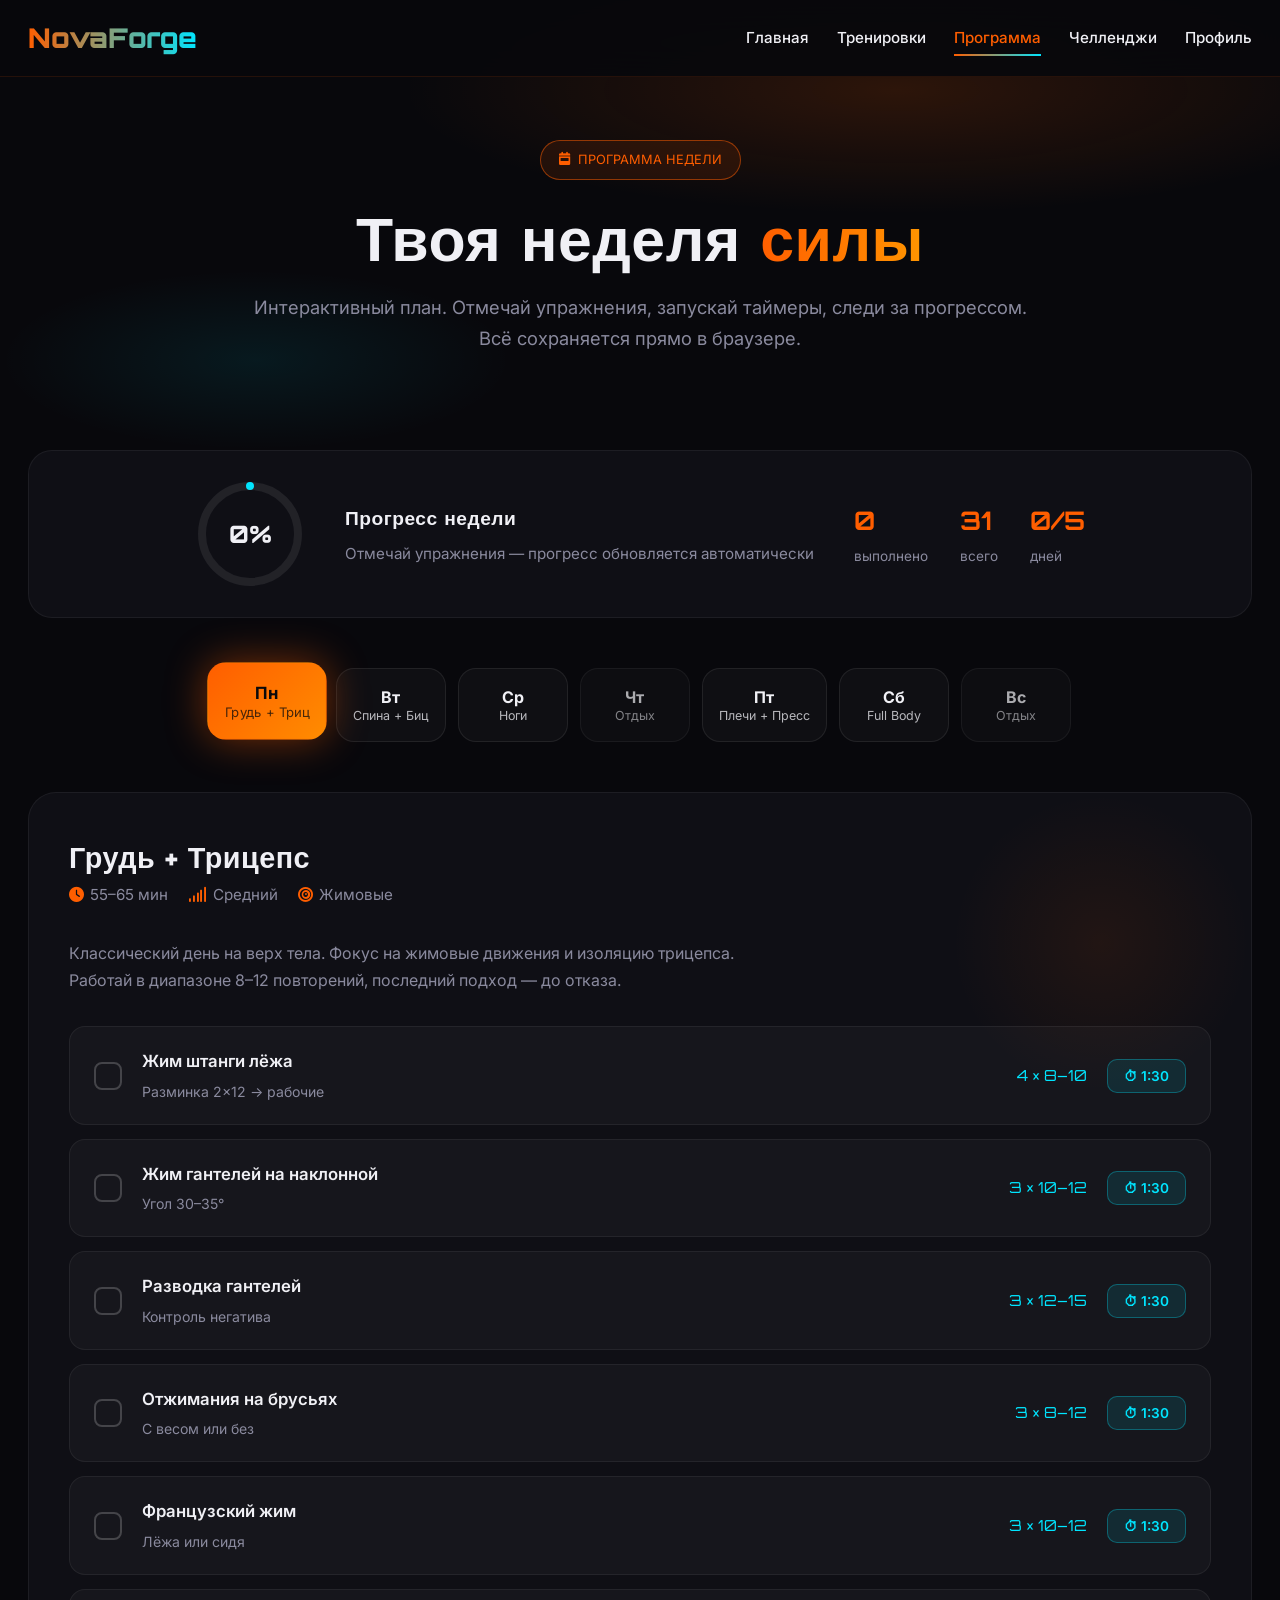
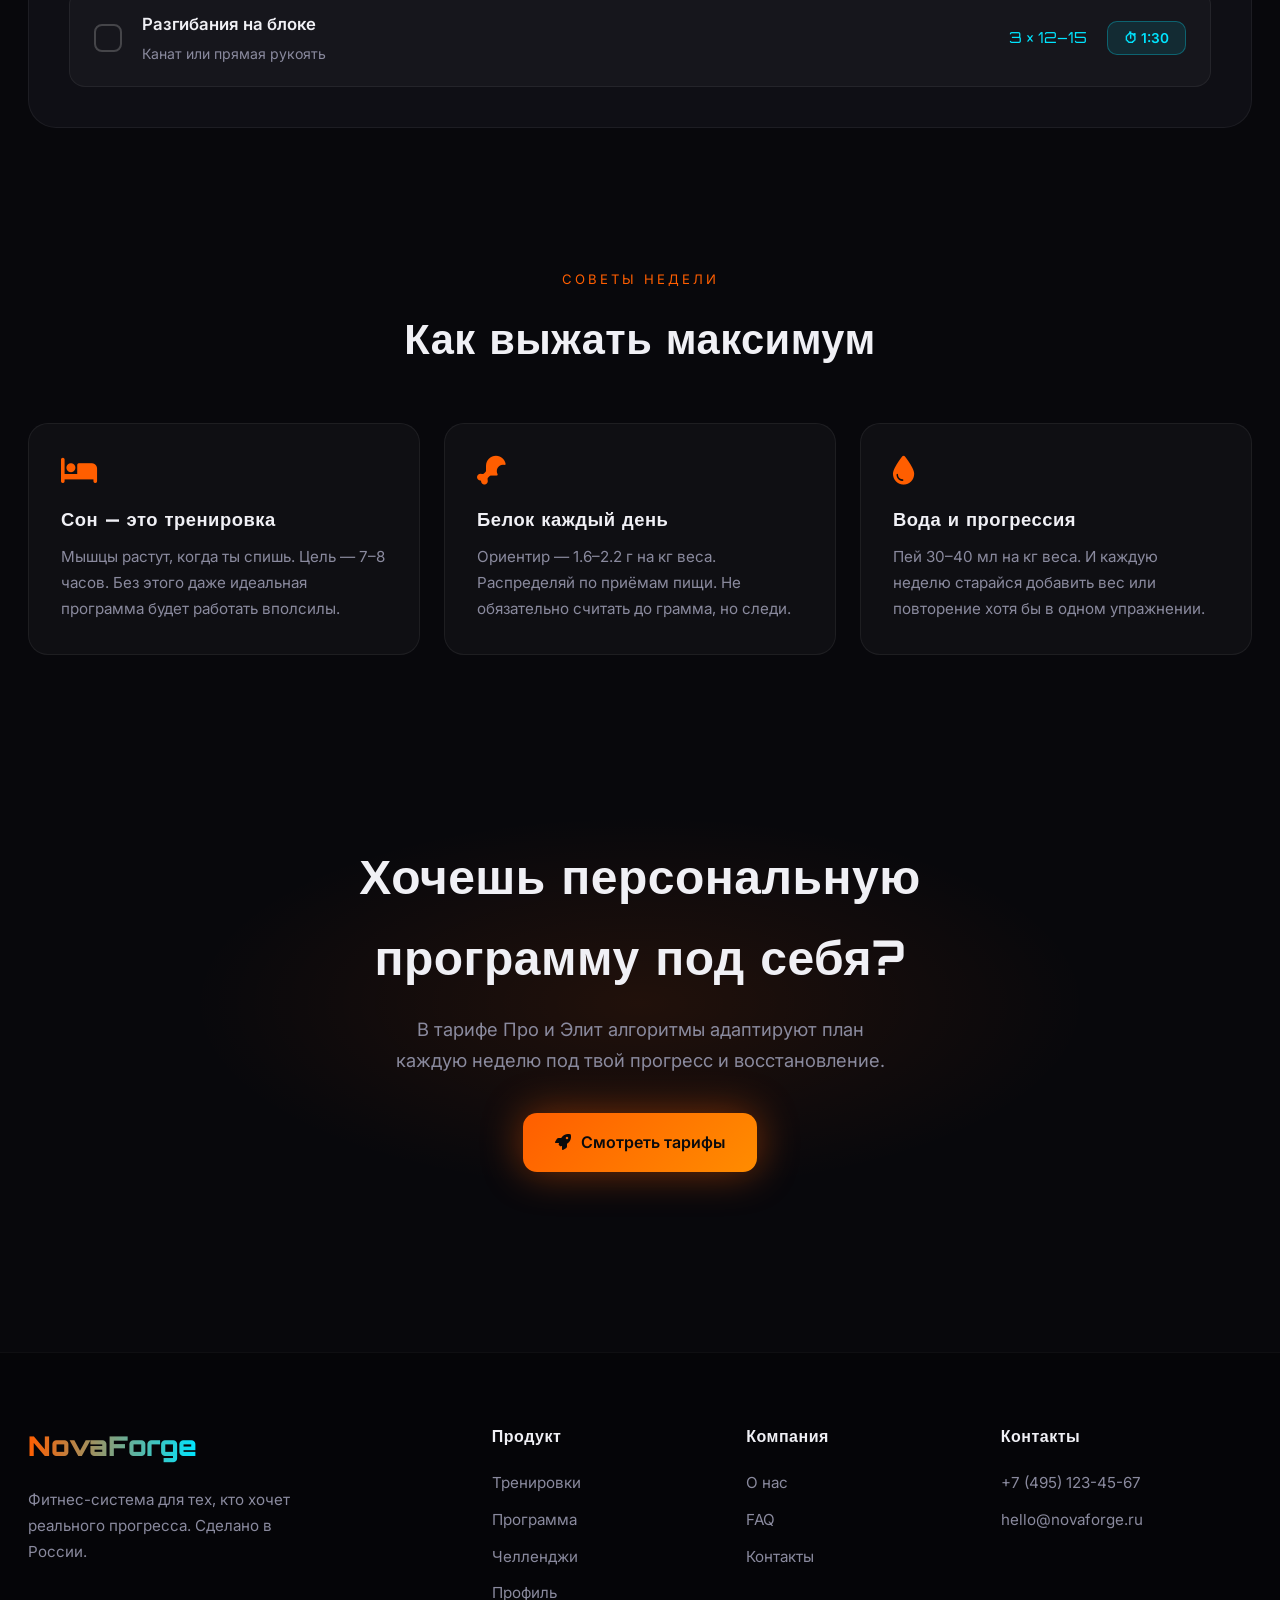
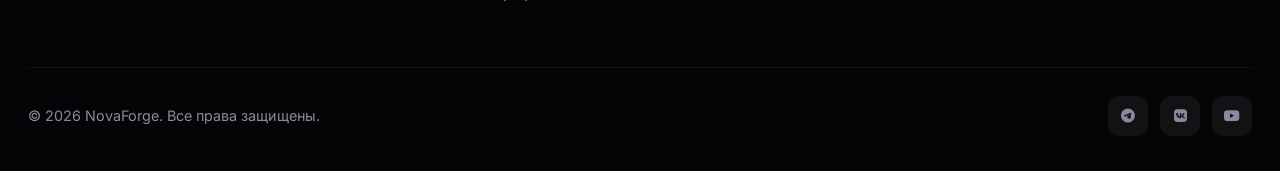
<file: week.html>
<!DOCTYPE html>
<html lang="ru">
<head>
<meta charset="UTF-8">
<meta name="viewport" content="width=device-width, initial-scale=1.0">
<title>Программа на неделю — NovaForge</title>
<meta name="description" content="Интерактивная программа тренировок на неделю от NovaForge. Отмечай упражнения, следи за прогрессом, используй таймеры. Фитнес без компромиссов.">
<link rel="stylesheet" href="https://cdnjs.cloudflare.com/ajax/libs/font-awesome/6.5.1/css/all.min.css">
<link href="https://fonts.googleapis.com/css2?family=Orbitron:wght@600;800;900&family=Inter:wght@300;400;500;600;700&display=swap" rel="stylesheet">
<link rel="stylesheet" href="style.css">
</head>
<body>

<header id="header">
<div class="container header-inner">
<a href="index.html" class="logo">NovaForge</a>
<nav class="nav">
<a href="index.html">Главная</a>
<a href="training.html">Тренировки</a>
<a href="week.html" class="active">Программа</a>
<a href="challenges.html" >Челленджи</a>
<a href="profile.html">Профиль</a>
</nav>
<div class="burger" id="burger"><span></span><span></span><span></span></div>
</div>
</header>

<div class="mobile-menu" id="mobileMenu">
<a href="index.html">Главная</a>
<a href="training.html">Тренировки</a>
<a href="week.html">Программа</a>
<a href="challenges.html">Челленджи</a>
<a href="profile.html">Профиль</a>
</div>

<main>
  <!-- HERO -->
<section class="week-hero">
<div class="week-hero-bg"></div>
<div class="container">
<div class="week-hero-content">
<div class="badge"><i class="fas fa-calendar-week"></i> ПРОГРАММА НЕДЕЛИ</div>
<h1>Твоя неделя <span>силы</span></h1>
<p>Интерактивный план. Отмечай упражнения, запускай таймеры, следи за прогрессом. Всё сохраняется прямо в браузере.</p>
</div>
</div>
</section>

<div class="container">

<!-- WEEK PROGRESS -->
<div class="week-progress-wrap reveal">
<div class="progress-ring-wrap">
<svg class="progress-ring" width="110" height="110" viewBox="0 0 110 110">
<defs>
<linearGradient id="progressGradient" x1="0%" y1="0%" x2="100%" y2="0%">
<stop offset="0%" stop-color="#ff5e00"/>
<stop offset="100%" stop-color="#00e5ff"/>
</linearGradient>
</defs>
<circle class="bg" cx="55" cy="55" r="48"/>
<circle class="fg" id="progressCircle" cx="55" cy="55" r="48" stroke-dasharray="301.6" stroke-dashoffset="301.6"/>
</svg>
<div class="progress-percent" id="progressPercent">0%</div>
</div>
<div class="progress-info">
<h3>Прогресс недели</h3>
<p>Отмечай упражнения — прогресс обновляется автоматически</p>
</div>
<div class="progress-stats">
<div class="p-stat"><strong id="doneCount">0</strong><span>выполнено</span></div>
<div class="p-stat"><strong id="totalCount">0</strong><span>всего</span></div>
<div class="p-stat"><strong id="dayDone">0/6</strong><span>дней</span></div>
</div>
</div>

<!-- DAY SELECTOR -->
<div class="day-selector reveal" id="daySelector">
<button class="day-btn active" data-day="0"><span class="day-name">Пн</span><span class="day-type">Грудь + Триц</span></button>
<button class="day-btn" data-day="1"><span class="day-name">Вт</span><span class="day-type">Спина + Биц</span></button>
<button class="day-btn" data-day="2"><span class="day-name">Ср</span><span class="day-type">Ноги</span></button>
<button class="day-btn rest" data-day="3"><span class="day-name">Чт</span><span class="day-type">Отдых</span></button>
<button class="day-btn" data-day="4"><span class="day-name">Пт</span><span class="day-type">Плечи + Пресс</span></button>
<button class="day-btn" data-day="5"><span class="day-name">Сб</span><span class="day-type">Full Body</span></button>
<button class="day-btn rest" data-day="6"><span class="day-name">Вс</span><span class="day-type">Отдых</span></button>
</div>

<!-- WORKOUT PANEL -->
<div class="workout-panel reveal" id="workoutPanel">
<!-- Content injected by JS -->
</div>

</div>

<!-- TIPS -->
<section class="tips">
<div class="container">
<div style="text-align:center;margin-bottom:50px" class="reveal">
<div style="color:var(--accent);letter-spacing:3px;font-size:0.82rem;margin-bottom:12px">СОВЕТЫ НЕДЕЛИ</div>
<h2 style="font-size:clamp(1.8rem,3.5vw,2.6rem)">Как выжать максимум</h2>
</div>
<div class="tips-grid">
<div class="tip-card reveal">
<i class="fas fa-bed"></i>
<h3>Сон — это тренировка</h3>
<p>Мышцы растут, когда ты спишь. Цель — 7–8 часов. Без этого даже идеальная программа будет работать вполсилы.</p>
</div>
<div class="tip-card reveal" style="transition-delay:0.1s">
<i class="fas fa-drumstick-bite"></i>
<h3>Белок каждый день</h3>
<p>Ориентир — 1.6–2.2 г на кг веса. Распределяй по приёмам пищи. Не обязательно считать до грамма, но следи.</p>
</div>
<div class="tip-card reveal" style="transition-delay:0.2s">
<i class="fas fa-tint"></i>
<h3>Вода и прогрессия</h3>
<p>Пей 30–40 мл на кг веса. И каждую неделю старайся добавить вес или повторение хотя бы в одном упражнении.</p>
</div>
</div>
</div>
</section>

<!-- CTA -->
<section class="cta">
<div class="container reveal">
<h2>Хочешь персональную<br>программу под себя?</h2>
<p>В тарифе Про и Элит алгоритмы адаптируют план каждую неделю под твой прогресс и восстановление.</p>
<a href="index.html#pricing" class="btn btn-primary"><i class="fas fa-rocket"></i> Смотреть тарифы</a>
</div>
</section>
</main>

<footer>
<div class="container">
<div class="footer-grid">
<div class="footer-brand"><a href="index.html" class="logo">NovaForge</a><p>Фитнес-система для тех, кто хочет реального прогресса. Сделано в России.</p></div>
<div class="footer-col"><h4>Продукт</h4><a href="training.html">Тренировки</a><a href="week.html">Программа</a><a href="challenges.html">Челленджи</a><a href="profile.html">Профиль</a></div>
<div class="footer-col"><h4>Компания</h4><a href="index.html#about">О нас</a><a href="index.html#faq">FAQ</a><a href="index.html#contact">Контакты</a></div>
<div class="footer-col"><h4>Контакты</h4><a href="tel:+74951234567">+7 (495) 123-45-67</a><a href="mailto:hello@novaforge.ru">hello@novaforge.ru</a></div>
</div>
<div class="footer-bottom">
<span>© 2026 NovaForge. Все права защищены.</span>
<div class="socials"><a href="#"><i class="fab fa-telegram"></i></a><a href="#"><i class="fab fa-vk"></i></a><a href="#"><i class="fab fa-youtube"></i></a></div>
</div>
</div>
</footer>

<!-- MINI TIMER -->
<div class="mini-timer" id="miniTimer">
<h4 id="timerTitle">Отдых</h4>
<div class="time" id="miniTime">01:30</div>
<div class="controls">
<button class="t-start" id="miniStart">Старт</button>
<button class="t-stop" id="miniStop">Закрыть</button>
</div>
</div>

<script src="script.js"></script>
</body>
</html>
</file>
<file: style.css>
* {
  margin: 0;
  padding: 0;
  box-sizing: border-box;
  scroll-behavior: smooth;
}

:root {
  --bg: #08080c;
  --bg2: #0f0f15;
  --bg3: #16161f;
  --accent: #ff5e00;
  --accent2: #00e5ff;
  --accent3: #39ff14;
  --text: #f0f0f5;
  --muted: #8a8a9e;
  --card: rgba(255,255,255,0.03);
  --glow-orange: 0 0 40px rgba(255,94,0,0.45);
  --glow-cyan: 0 0 40px rgba(0,229,255,0.35);
}

body {
  background: var(--bg);
  color: var(--text);
  font-family: 'Inter',sans-serif;
  line-height: 1.7;
  overflow-x: hidden;
}

body.menu-open {
  overflow: hidden;
}

.container {
  max-width: 1420px;
  margin: 0 auto;
  padding: 0 28px;
}

h1,h2,h3,h4 {
  font-family: 'Orbitron',sans-serif;
  letter-spacing: 0.5px;
}

a {
  color: inherit;
  text-decoration: none;
}

img {
  max-width: 100%;
  display: block;
}

header {
  position: fixed;
  top: 0;
  left: 0;
  width: 100%;
  z-index: 1000;
  background: rgba(8,8,12,0.92);
  backdrop-filter: blur(18px);
  border-bottom: 1px solid rgba(255,94,0,0.12);
  transition: all .4s;
}

header.scrolled {
  box-shadow: 0 10px 40px rgba(0,0,0,0.5);
}

.header-inner {
  display: flex;
  align-items: center;
  justify-content: space-between;
  height: 76px;
}

.logo {
  font-family: 'Orbitron',sans-serif;
  font-size: 1.7rem;
  font-weight: 900;
  background: linear-gradient(90deg,var(--accent),var(--accent2));
  -webkit-background-clip: text;
  -webkit-text-fill-color: transparent;
  transition: transform .3s;
}

.logo:hover {
  transform: scale(1.05);
}

.nav {
  display: flex;
  gap: 28px;
}

.nav a {
  font-weight: 500;
  font-size: 0.95rem;
  position: relative;
  transition: color .3s;
}

.nav a:hover {
  color: var(--accent);
}

.nav a::after {
  content: '';
  position: absolute;
  bottom: -5px;
  left: 0;
  width: 0;
  height: 2px;
  background: linear-gradient(90deg,var(--accent),var(--accent2));
  transition: width .35s;
}

.nav a:hover::after {
  width: 100%;
}

.burger {
  display: none;
  flex-direction: column;
  gap: 6px;
  cursor: pointer;
  z-index: 1001;
}

.burger span {
  width: 28px;
  height: 2.5px;
  background: var(--text);
  transition: all .35s;
  border-radius: 2px;
}

.burger.active span:nth-child(1) {
  transform: rotate(45deg) translate(6px,6px);
}

.burger.active span:nth-child(2) {
  opacity: 0;
  transform: translateX(-10px);
}

.burger.active span:nth-child(3) {
  transform: rotate(-45deg) translate(6px,-6px);
}

.mobile-menu {
  position: fixed;
  top: 0;
  right: -100%;
  width: 100%;
  max-width: 400px;
  height: 100vh;
  background: var(--bg2);
  z-index: 999;
  padding: 110px 40px 40px;
  transition: right .45s;
  display: flex;
  flex-direction: column;
  gap: 28px;
  box-shadow: -20px 0 60px rgba(0,0,0,0.6);
}

.mobile-menu.open {
  right: 0;
}

.mobile-menu a {
  font-size: 1.3rem;
  font-weight: 600;
  transition: color .3s,transform .3s;
}

.mobile-menu a:hover {
  color: var(--accent);
  transform: translateX(8px);
}

.hero {
  min-height: 100vh;
  display: flex;
  align-items: center;
  position: relative;
  padding-top: 90px;
  overflow: hidden;
}

.hero-bg {
  position: absolute;
  inset: 0;
  background: radial-gradient(ellipse 80% 60% at 70% 40%,rgba(255,94,0,0.12),transparent 55%),radial-gradient(ellipse 50% 40% at 20% 80%,rgba(0,229,255,0.08),transparent 50%);
  pointer-events: none;
  animation: pulseBg 8s ease-in-out infinite alternate;
}

@keyframes pulseBg{
0%{opacity:0.7}100%{opacity:1}
}

.hero-grid {
  display: grid;
  grid-template-columns: 1.15fr 0.85fr;
  gap: 70px;
  align-items: center;
  position: relative;
  z-index: 2;
}

.hero-badge {
  display: inline-flex;
  align-items: center;
  gap: 8px;
  padding: 8px 18px;
  border: 1px solid rgba(255,94,0,0.5);
  border-radius: 40px;
  font-size: 0.8rem;
  color: var(--accent);
  margin-bottom: 28px;
  letter-spacing: 1.5px;
  background: rgba(255,94,0,0.08);
  animation: fadeUp 0.8s ease both;
}

.hero-badge i {
  font-size: 0.7rem;
}

.hero h1 {
  font-size: clamp(2.5rem,6.2vw,4rem);
  line-height: 1.08;
  margin-bottom: 26px;
  animation: fadeUp 0.9s 0.1s ease both;
}

.hero h1 span {
  background: linear-gradient(90deg,var(--accent),#ff9500);
  -webkit-background-clip: text;
  -webkit-text-fill-color: transparent;
  position: relative;
}

.hero p {
  font-size: 1.18rem;
  color: var(--muted);
  max-width: 540px;
  margin-bottom: 40px;
  animation: fadeUp 1s 0.2s ease both;
}

.hero-btns {
  display: flex;
  gap: 18px;
  flex-wrap: wrap;
  animation: fadeUp 1.1s 0.3s ease both;
}

.btn {
  display: inline-flex;
  align-items: center;
  gap: 10px;
  padding: 16px 32px;
  border-radius: 14px;
  font-weight: 600;
  font-size: 1rem;
  transition: all .35s;
  cursor: pointer;
  border: none;
  position: relative;
  overflow: hidden;
  font-family: inherit;
}

.btn-primary {
  background: linear-gradient(135deg,var(--accent),#ff8c00);
  color: #0a0a0c;
  box-shadow: var(--glow-orange);
}

.btn-primary:hover {
  transform: translateY(-4px) scale(1.03);
  box-shadow: 0 0 50px rgba(255,94,0,0.6);
}

.btn-primary::after {
  content: '';
  position: absolute;
  inset: 0;
  background: linear-gradient(90deg,transparent,rgba(255,255,255,0.25),transparent);
  transform: translateX(-100%);
  transition: transform .6s;
}

.btn-primary:hover::after {
  transform: translateX(100%);
}

.btn-outline {
  background: transparent;
  border: 1.5px solid rgba(255,255,255,0.18);
  color: var(--text);
}

.btn-outline:hover {
  border-color: var(--accent2);
  color: var(--accent2);
  box-shadow: var(--glow-cyan);
  transform: translateY(-3px);
}

.hero-visual {
  position: relative;
  animation: fadeUp 1.2s 0.25s ease both;
}

.hero-img-wrap {
  border-radius: 28px;
  overflow: hidden;
  box-shadow: 0 40px 90px rgba(0,0,0,0.6);
  transform: rotate(2.5deg);
  transition: transform .6s;
  position: relative;
}

.hero-img-wrap:hover {
  transform: rotate(0deg) scale(1.02);
}

.hero-img-wrap img {
  width: 100%;
  height: auto;
  display: block;
}

.hero-float {
  position: absolute;
  bottom: -28px;
  left: -36px;
  background: var(--bg3);
  padding: 18px 26px;
  border-radius: 18px;
  border: 1px solid rgba(255,94,0,0.35);
  box-shadow: var(--glow-orange);
  animation: floatY 4.5s ease-in-out infinite;
}

.hero-float2 {
  position: absolute;
  top: 30px;
  right: -24px;
  background: var(--bg3);
  padding: 14px 20px;
  border-radius: 14px;
  border: 1px solid rgba(0,229,255,0.3);
  box-shadow: var(--glow-cyan);
  animation: floatY 5s 0.8s ease-in-out infinite;
}

@keyframes floatY{
0%,100%{transform:translateY(0)}50%{transform:translateY(-14px)}
}

@keyframes fadeUp{
from{opacity:0;transform:translateY(40px)}to{opacity:1;transform:translateY(0)}
}

section {
  padding: 130px 0;
  position: relative;
}

.section-label {
  font-size: 0.82rem;
  color: var(--accent);
  letter-spacing: 3.5px;
  text-transform: uppercase;
  margin-bottom: 14px;
  display: inline-block;
}

.section-title {
  font-size: clamp(2rem,4.2vw,3rem);
  margin-bottom: 26px;
  line-height: 1.15;
}

.section-desc {
  color: var(--muted);
  max-width: 660px;
  font-size: 1.12rem;
}

.reveal {
  opacity: 0;
  transform: translateY(40px);
  transition: all 0.8s cubic-bezier(0.22,1,0.36,1);
}

.reveal.active {
  opacity: 1;
  transform: translateY(0);
}

.reveal-delay-1 {
  transition-delay: 0.12s;
}

.reveal-delay-2 {
  transition-delay: 0.24s;
}

.reveal-delay-3 {
  transition-delay: 0.36s;
}

.intro-block {
  display: grid;
  grid-template-columns: 1fr 1.15fr;
  gap: 90px;
  align-items: center;
}

.intro-text p {
  margin-bottom: 20px;
  color: var(--muted);
}

.intro-list {
  margin-top: 36px;
}

.intro-list li {
  display: flex;
  gap: 16px;
  margin-bottom: 18px;
  align-items: flex-start;
  transition: transform .3s;
}

.intro-list li:hover {
  transform: translateX(6px);
}

.intro-list i {
  color: var(--accent);
  font-size: 1.25rem;
  margin-top: 3px;
  flex-shrink: 0;
}

.intro-imgs {
  display: grid;
  grid-template-columns: 1fr 1fr;
  gap: 18px;
}

.intro-imgs img {
  border-radius: 20px;
  object-fit: cover;
  transition: transform .5s,box-shadow .5s;
}

.intro-imgs img:hover {
  transform: scale(1.04);
  box-shadow: 0 20px 50px rgba(255,94,0,0.2);
}

.intro-imgs img:first-child {
  grid-row: span 2;
  height: 100%;
  min-height: 420px;
}

.intro-imgs img:not(:first-child) {
  height: 210px;
}

.features {
  background: var(--bg2);
}

.features-grid {
  display: grid;
  grid-template-columns: repeat(3,1fr);
  gap: 26px;
  margin-top: 70px;
}

.feature-card {
  background: var(--card);
  border: 1px solid rgba(255,255,255,0.05);
  border-radius: 22px;
  padding: 38px 30px;
  transition: all .45s;
  position: relative;
  overflow: hidden;
  cursor: default;
}

.feature-card:hover {
  border-color: rgba(255,94,0,0.4);
  transform: translateY(-10px);
  box-shadow: 0 25px 50px rgba(255,94,0,0.12);
}

.feature-card::before {
  content: '';
  position: absolute;
  top: 0;
  left: 0;
  width: 100%;
  height: 3px;
  background: linear-gradient(90deg,var(--accent),var(--accent2));
  transform: scaleX(0);
  transform-origin: left;
  transition: transform .4s;
}

.feature-card:hover::before {
  transform: scaleX(1);
}

.feature-icon {
  width: 60px;
  height: 60px;
  border-radius: 16px;
  background: linear-gradient(135deg,rgba(255,94,0,0.15),rgba(0,229,255,0.1));
  display: flex;
  align-items: center;
  justify-content: center;
  font-size: 1.55rem;
  color: var(--accent);
  margin-bottom: 26px;
  transition: all .4s;
}

.feature-card:hover .feature-icon {
  background: linear-gradient(135deg,var(--accent),#ff8c00);
  color: #0a0a0c;
  transform: scale(1.1) rotate(-5deg);
  box-shadow: var(--glow-orange);
}

.feature-card h3 {
  font-size: 1.28rem;
  margin-bottom: 14px;
}

.feature-card p {
  color: var(--muted);
  font-size: 0.96rem;
}

.story {
  display: grid;
  grid-template-columns: 0.95fr 1.05fr;
  gap: 80px;
  align-items: center;
}

.story-img {
  border-radius: 26px;
  overflow: hidden;
  position: relative;
  box-shadow: 0 30px 70px rgba(0,0,0,0.5);
}

.story-img img {
  width: 100%;
  transition: transform 1.2s;
}

.story-img:hover img {
  transform: scale(1.08);
}

.story-content p {
  color: var(--muted);
  margin-bottom: 18px;
}

.story-stats {
  display: flex;
  gap: 48px;
  margin-top: 48px;
}

.stat h4 {
  font-size: 2.6rem;
  background: linear-gradient(90deg,var(--accent),var(--accent2));
  -webkit-background-clip: text;
  -webkit-text-fill-color: transparent;
  margin-bottom: 4px;
}

.stat span {
  color: var(--muted);
  font-size: 0.9rem;
}

.modes {
  background: linear-gradient(180deg,var(--bg),var(--bg2));
}

.modes-header {
  text-align: center;
  max-width: 720px;
  margin: 0 auto 70px;
}

.modes-slider {
  display: flex;
  gap: 24px;
  overflow-x: auto;
  padding-bottom: 24px;
  scroll-snap-type: x mandatory;
  -webkit-overflow-scrolling: touch;
}

.modes-slider::-webkit-scrollbar {
  height: 6px;
}

.modes-slider::-webkit-scrollbar-track {
  background: rgba(255,255,255,0.05);
  border-radius: 10px;
}

.modes-slider::-webkit-scrollbar-thumb {
  background: var(--accent);
  border-radius: 10px;
}

.mode-card {
  min-width: 350px;
  scroll-snap-align: start;
  background: var(--card);
  border-radius: 22px;
  overflow: hidden;
  border: 1px solid rgba(255,255,255,0.05);
  transition: all .4s;
  cursor: pointer;
}

.mode-card:hover {
  border-color: var(--accent);
  transform: translateY(-8px);
  box-shadow: 0 20px 45px rgba(255,94,0,0.15);
}

.mode-card img {
  height: 230px;
  object-fit: cover;
  width: 100%;
  transition: transform .6s;
}

.mode-card:hover img {
  transform: scale(1.08);
}

.mode-body {
  padding: 30px;
}

.mode-body h3 {
  margin-bottom: 12px;
  font-size: 1.32rem;
}

.mode-body p {
  color: var(--muted);
  font-size: 0.95rem;
  margin-bottom: 20px;
}

.mode-tag {
  display: inline-block;
  padding: 5px 14px;
  background: rgba(255,94,0,0.15);
  color: var(--accent);
  border-radius: 8px;
  font-size: 0.78rem;
  font-weight: 600;
  letter-spacing: 0.5px;
}

.nutrition {
  display: grid;
  grid-template-columns: 1fr 1fr;
  gap: 90px;
  align-items: center;
}

.nutrition-text p {
  color: var(--muted);
  margin-bottom: 20px;
}

.nutrition-list {
  margin: 36px 0;
}

.nutrition-list li {
  padding: 15px 0;
  border-bottom: 1px solid rgba(255,255,255,0.06);
  display: flex;
  align-items: center;
  gap: 14px;
  transition: all .3s;
}

.nutrition-list li:hover {
  padding-left: 10px;
  color: var(--accent2);
}

.nutrition-list i {
  color: var(--accent3);
  font-size: 1.1rem;
}

.nutrition-imgs {
  display: grid;
  grid-template-columns: 1fr 1fr;
  gap: 16px;
}

.nutrition-imgs img {
  border-radius: 18px;
  object-fit: cover;
  transition: transform .5s;
}

.nutrition-imgs img:hover {
  transform: scale(1.05);
}

.nutrition-imgs img:nth-child(1) {
  grid-column: span 2;
  height: 270px;
}

.nutrition-imgs img:not(:first-child) {
  height: 200px;
}

.faq {
  background: var(--bg2);
}

.faq-grid {
  display: grid;
  grid-template-columns: 1fr 1.35fr;
  gap: 70px;
}

.faq-left p {
  color: var(--muted);
  margin-bottom: 32px;
}

.accordion {
  display: flex;
  flex-direction: column;
  gap: 14px;
}

.acc-item {
  background: var(--card);
  border: 1px solid rgba(255,255,255,0.05);
  border-radius: 16px;
  overflow: hidden;
  transition: border-color .3s;
}

.acc-item.open {
  border-color: rgba(255,94,0,0.4);
}

.acc-header {
  padding: 24px 30px;
  display: flex;
  justify-content: space-between;
  align-items: center;
  cursor: pointer;
  font-weight: 600;
  transition: background .3s;
}

.acc-header:hover {
  background: rgba(255,94,0,0.06);
}

.acc-header i {
  color: var(--accent);
  transition: transform .35s;
  font-size: 1.1rem;
}

.acc-item.open .acc-header i {
  transform: rotate(45deg);
}

.acc-body {
  max-height: 0;
  overflow: hidden;
  transition: max-height .45s cubic-bezier(0.4,0,0.2,1);
  padding: 0 30px;
}

.acc-item.open .acc-body {
  max-height: 280px;
  padding-bottom: 24px;
}

.acc-body p {
  color: var(--muted);
  font-size: 0.96rem;
}

.gallery-grid {
  display: grid;
  grid-template-columns: repeat(4,1fr);
  gap: 16px;
  margin-top: 55px;
}

.gallery-grid img {
  border-radius: 16px;
  height: 250px;
  object-fit: cover;
  transition: all .55s;
  cursor: pointer;
  filter: brightness(0.9);
}

.gallery-grid img:hover {
  transform: scale(1.06);
  filter: brightness(1.15);
  box-shadow: 0 15px 40px rgba(255,94,0,0.25);
  z-index: 2;
}

.gallery-grid img:nth-child(1) {
  grid-column: span 2;
  height: 340px;
}

.gallery-grid img:nth-child(6) {
  grid-column: span 2;
  height: 290px;
}

.community {
  text-align: center;
}

.community p {
  color: var(--muted);
  max-width: 620px;
  margin: 0 auto 55px;
}

.community-cards {
  display: grid;
  grid-template-columns: repeat(3,1fr);
  gap: 28px;
}

.comm-card {
  background: var(--card);
  border-radius: 22px;
  padding: 38px 30px;
  border: 1px solid rgba(255,255,255,0.05);
  text-align: left;
  transition: all .4s;
}

.comm-card:hover {
  border-color: rgba(0,229,255,0.35);
  transform: translateY(-8px);
  box-shadow: 0 20px 45px rgba(0,229,255,0.1);
}

.comm-card img {
  width: 68px;
  height: 68px;
  border-radius: 50%;
  object-fit: cover;
  margin-bottom: 22px;
  border: 2px solid rgba(255,94,0,0.4);
}

.comm-card h4 {
  margin-bottom: 6px;
}

.comm-card span {
  color: var(--accent);
  font-size: 0.85rem;
}

.comm-card p {
  color: var(--muted);
  margin-top: 16px;
  font-size: 0.95rem;
  text-align: left;
}

.pricing {
  background: var(--bg2);
}

.pricing-header {
  text-align: center;
  margin-bottom: 70px;
}

.pricing-grid {
  display: grid;
  grid-template-columns: repeat(3,1fr);
  gap: 28px;
}

.price-card {
  background: var(--card);
  border: 1px solid rgba(255,255,255,0.07);
  border-radius: 26px;
  padding: 44px 34px;
  position: relative;
  transition: all .45s;
}

.price-card:hover {
  transform: translateY(-10px);
}

.price-card.popular {
  border-color: var(--accent);
  transform: scale(1.04);
  box-shadow: 0 0 60px rgba(255,94,0,0.18);
}

.price-card.popular:hover {
  transform: scale(1.06) translateY(-6px);
}

.price-card.popular::before {
  content: 'ХИТ';
  position: absolute;
  top: -13px;
  left: 50%;
  transform: translateX(-50%);
  background: linear-gradient(90deg,var(--accent),#ff8c00);
  color: #0a0a0c;
  font-size: 0.75rem;
  font-weight: 800;
  padding: 5px 18px;
  border-radius: 20px;
  letter-spacing: 1.5px;
}

.price-card h3 {
  font-size: 1.45rem;
  margin-bottom: 8px;
}

.price-card .price {
  font-size: 3.2rem;
  font-family: 'Orbitron',sans-serif;
  margin: 22px 0;
  background: linear-gradient(90deg,var(--accent),var(--accent2));
  -webkit-background-clip: text;
  -webkit-text-fill-color: transparent;
}

.price-card .price span {
  font-size: 1rem;
  color: var(--muted);
  -webkit-text-fill-color: var(--muted);
}

.price-card ul {
  list-style: none;
  margin: 30px 0;
}

.price-card li {
  padding: 11px 0;
  color: var(--muted);
  display: flex;
  gap: 12px;
  align-items: center;
}

.price-card li i {
  color: var(--accent3);
}

.contact {
  display: grid;
  grid-template-columns: 1fr 1fr;
  gap: 90px;
}

.contact-info p {
  color: var(--muted);
  margin-bottom: 36px;
}

.contact-details {
  display: flex;
  flex-direction: column;
  gap: 22px;
}

.contact-item {
  display: flex;
  gap: 16px;
  align-items: flex-start;
  transition: transform .3s;
}

.contact-item:hover {
  transform: translateX(6px);
}

.contact-item i {
  color: var(--accent);
  font-size: 1.35rem;
  margin-top: 3px;
}

.contact-item a:hover {
  color: var(--accent2);
}

.form-box {
  background: var(--card);
  border: 1px solid rgba(255,255,255,0.07);
  border-radius: 26px;
  padding: 44px;
  transition: border-color .4s;
}

.form-box:hover {
  border-color: rgba(255,94,0,0.25);
}

.form-box h3 {
  margin-bottom: 30px;
  font-size: 1.55rem;
}

.form-group {
  margin-bottom: 22px;
}

.form-group label {
  display: block;
  margin-bottom: 9px;
  font-size: 0.9rem;
  color: var(--muted);
}

.form-group input,.form-group textarea {
  width: 100%;
  padding: 15px 18px;
  background: rgba(255,255,255,0.04);
  border: 1px solid rgba(255,255,255,0.1);
  border-radius: 13px;
  color: var(--text);
  font-family: inherit;
  font-size: 1rem;
  transition: all .35s;
}

.form-group input:focus,.form-group textarea:focus {
  outline: none;
  border-color: var(--accent);
  box-shadow: 0 0 0 3px rgba(255,94,0,0.15);
}

.form-group textarea {
  min-height: 130px;
  resize: vertical;
}

.checkbox {
  display: flex;
  gap: 12px;
  align-items: flex-start;
  margin: 26px 0;
}

.checkbox input {
  margin-top: 4px;
  accent-color: var(--accent);
}

.checkbox a {
  color: var(--accent);
}

.form-box .btn {
  width: 100%;
  justify-content: center;
}

footer {
  background: #050508;
  padding: 70px 0 35px;
  border-top: 1px solid rgba(255,255,255,0.04);
  margin-top: 80px;
}

.footer-grid {
  display: grid;
  grid-template-columns: 2fr 1fr 1fr 1.2fr;
  gap: 45px;
  margin-bottom: 50px;
}

.footer-brand .logo {
  margin-bottom: 18px;
  display: inline-block;
}

.footer-brand p {
  color: var(--muted);
  font-size: 0.95rem;
  max-width: 270px;
}

.footer-col h4 {
  font-size: 1rem;
  margin-bottom: 20px;
}

.footer-col a {
  display: block;
  color: var(--muted);
  margin-bottom: 11px;
  font-size: 0.95rem;
  transition: all .3s;
}

.footer-col a:hover {
  color: var(--accent);
  transform: translateX(4px);
}

.footer-bottom {
  display: flex;
  justify-content: space-between;
  align-items: center;
  padding-top: 28px;
  border-top: 1px solid rgba(255,255,255,0.05);
  color: var(--muted);
  font-size: 0.9rem;
}

.socials {
  display: flex;
  gap: 12px;
}

.socials a {
  width: 40px;
  height: 40px;
  border-radius: 11px;
  background: rgba(255,255,255,0.05);
  display: flex;
  align-items: center;
  justify-content: center;
  transition: all .35s;
}

.socials a:hover {
  background: var(--accent);
  color: #0a0a0c;
  transform: translateY(-3px);
  box-shadow: var(--glow-orange);
}

.nav a:hover,.nav a.active {
  color: var(--accent);
}

.nav a:hover::after,.nav a.active::after {
  width: 100%;
}

.ch-hero {
  padding: 140px 0 50px;
  position: relative;
  overflow: hidden;
  text-align: center;
}

.ch-hero-bg {
  position: absolute;
  inset: 0;
  background: radial-gradient(ellipse 70% 50% at 50% 20%,rgba(255,94,0,0.16),transparent 55%),radial-gradient(ellipse 40% 40% at 80% 70%,rgba(0,229,255,0.08),transparent 50%);
  pointer-events: none;
  animation: pulseBg 8s ease-in-out infinite alternate;
}

@keyframes pulseBg{
0%{opacity:.8}100%{opacity:1}
}

.ch-hero .badge {
  display: inline-flex;
  align-items: center;
  gap: 8px;
  padding: 8px 18px;
  border: 1px solid rgba(255,94,0,.5);
  border-radius: 40px;
  font-size: .8rem;
  color: var(--accent);
  margin-bottom: 24px;
  background: rgba(255,94,0,.1);
}

.ch-hero h1 {
  font-size: clamp(2.5rem,5.5vw,4rem);
  margin-bottom: 18px;
  line-height: 1.1;
}

.ch-hero h1 span {
  background: linear-gradient(90deg,var(--accent),#ff9500);
  -webkit-background-clip: text;
  -webkit-text-fill-color: transparent;
}

.ch-hero p {
  color: var(--muted);
  font-size: 1.15rem;
  max-width: 560px;
  margin: 0 auto 36px;
}

.hero-stats {
  display: flex;
  justify-content: center;
  gap: 40px;
  flex-wrap: wrap;
  animation: fadeUp 1.1s 0.3s ease both;
}

.hero-stat strong {
  display: block;
  font-family: 'Orbitron',sans-serif;
  font-size: 2rem;
  background: linear-gradient(90deg,var(--accent),var(--accent2));
  -webkit-background-clip: text;
  -webkit-text-fill-color: transparent;
}

.hero-stat span {
  font-size: 0.9rem;
  color: var(--muted);
}

.quiz-section {
  padding: 30px 0 70px;
}

.quiz-box {
  background: var(--bg2);
  border: 1px solid rgba(255,94,0,.22);
  border-radius: 28px;
  padding: 48px;
  position: relative;
  overflow: hidden;
  box-shadow: 0 30px 80px rgba(0,0,0,.35);
}

.quiz-box::before {
  content: '';
  position: absolute;
  top: -40%;
  right: -15%;
  width: 380px;
  height: 380px;
  background: radial-gradient(circle,rgba(255,94,0,.12),transparent 70%);
  pointer-events: none;
}

.quiz-header {
  text-align: center;
  margin-bottom: 36px;
  position: relative;
}

.quiz-header h2 {
  font-size: clamp(1.7rem,3.2vw,2.4rem);
  margin-bottom: 8px;
}

.quiz-header p {
  color: var(--muted);
}

.quiz-progress {
  height: 6px;
  background: rgba(255,255,255,.08);
  border-radius: 10px;
  margin-bottom: 32px;
  overflow: hidden;
}

.quiz-progress-bar {
  height: 100%;
  width: 25%;
  background: linear-gradient(90deg,var(--accent),var(--accent2));
  border-radius: 10px;
  transition: width .5s cubic-bezier(.22,1,.36,1);
}

.quiz-step {
  display: none;
  animation: stepIn .4s ease;
}

.quiz-step.active {
  display: block;
}

@keyframes stepIn{
from{opacity:0;transform:translateX(24px)}to{opacity:1;transform:translateX(0)}
}

.quiz-question {
  font-size: 1.3rem;
  font-weight: 600;
  margin-bottom: 26px;
  text-align: center;
}

.quiz-options {
  display: grid;
  grid-template-columns: 1fr 1fr;
  gap: 14px;
  max-width: 680px;
  margin: 0 auto;
}

.quiz-option {
  padding: 20px 18px;
  border-radius: 16px;
  border: 1px solid rgba(255,255,255,.1);
  background: var(--card);
  cursor: pointer;
  transition: all .35s;
  text-align: center;
  font-weight: 500;
  position: relative;
}

.quiz-option:hover {
  border-color: rgba(255,94,0,.5);
  transform: translateY(-4px);
  background: rgba(255,94,0,.06);
}

.quiz-option.selected {
  border-color: var(--accent);
  background: rgba(255,94,0,.12);
  box-shadow: 0 0 25px rgba(255,94,0,.2);
}

.quiz-option.selected::after {
  content: '✓';
  position: absolute;
  top: 10px;
  right: 14px;
  color: var(--accent);
  font-weight: 700;
}

.quiz-option i {
  display: block;
  font-size: 1.5rem;
  margin-bottom: 8px;
  color: var(--accent);
}

.quiz-nav {
  display: flex;
  justify-content: center;
  gap: 14px;
  margin-top: 32px;
}

.quiz-btn {
  padding: 13px 30px;
  border-radius: 12px;
  border: none;
  font-weight: 700;
  font-size: 1rem;
  cursor: pointer;
  transition: all .35s;
  font-family: inherit;
}

.quiz-btn.next {
  background: linear-gradient(135deg,var(--accent),#ff8c00);
  color: #0a0a0c;
  box-shadow: var(--glow-orange);
}

.quiz-btn.next:hover:not(:disabled) {
  transform: scale(1.05);
}

.quiz-btn.next:disabled {
  opacity: .4;
  cursor: not-allowed;
  transform: none;
}

.quiz-btn.back {
  background: rgba(255,255,255,.06);
  color: var(--muted);
  border: 1px solid rgba(255,255,255,.1);
}

.quiz-result {
  text-align: center;
  display: none;
  animation: stepIn .5s ease;
}

.quiz-result.active {
  display: block;
}

.quiz-result .result-icon {
  width: 86px;
  height: 86px;
  border-radius: 50%;
  background: linear-gradient(135deg,var(--accent),#ff8c00);
  display: flex;
  align-items: center;
  justify-content: center;
  margin: 0 auto 22px;
  font-size: 2.3rem;
  color: #0a0a0c;
  animation: popIn .55s cubic-bezier(.22,1,.36,1);
}

@keyframes popIn{
0%{transform:scale(0);opacity:0}100%{transform:scale(1);opacity:1}
}

.quiz-result h3 {
  font-size: 1.7rem;
  margin-bottom: 10px;
}

.quiz-result p {
  color: var(--muted);
  max-width: 460px;
  margin: 0 auto 24px;
}

.quiz-result .recommended {
  display: inline-block;
  padding: 18px 28px;
  background: var(--card);
  border: 1px solid rgba(255,94,0,.35);
  border-radius: 16px;
  margin-bottom: 24px;
}

.quiz-result .recommended strong {
  display: block;
  font-size: 1.25rem;
  color: var(--accent);
  margin-bottom: 4px;
}

.filters {
  display: flex;
  gap: 12px;
  justify-content: center;
  flex-wrap: wrap;
  margin: 10px 0 36px;
  padding: 40px 0 20px;
  position: sticky;
  top: 76px;
  z-index: 50;
  background: rgba(8,8,12,0.92);
  backdrop-filter: blur(16px);
  border-bottom: 1px solid rgba(255,255,255,0.05);
}

.filter-btn {
  padding: 12px 26px;
  border-radius: 40px;
  border: 1px solid rgba(255,255,255,0.12);
  background: transparent;
  color: var(--muted);
  font-weight: 600;
  font-size: 0.95rem;
  cursor: pointer;
  transition: all .35s;
  font-family: inherit;
}

.filter-btn:hover {
  border-color: var(--accent);
  color: var(--accent);
}

.filter-btn.active {
  background: linear-gradient(135deg,var(--accent),#ff8c00);
  color: #0a0a0c;
  border-color: transparent;
  box-shadow: var(--glow-orange);
  transform: scale(1.05);
}

.challenges-grid {
  display: grid;
  grid-template-columns: repeat(3,1fr);
  gap: 26px;
  margin-bottom: 70px;
}

.ch-card {
  background: var(--card);
  border: 1px solid rgba(255,255,255,.06);
  border-radius: 22px;
  overflow: hidden;
  transition: all .45s;
  display: flex;
  flex-direction: column;
}

.ch-card:hover {
  border-color: rgba(255,94,0,.4);
  transform: translateY(-10px);
  box-shadow: 0 25px 55px rgba(255,94,0,.15);
}

.ch-card.joined {
  border-color: rgba(57,255,20,.45);
}

.ch-img {
  height: 190px;
  overflow: hidden;
  position: relative;
}

.ch-img img {
  width: 100%;
  height: 100%;
  object-fit: cover;
  transition: transform .6s;
}

.ch-card:hover .ch-img img {
  transform: scale(1.1);
}

.ch-img .tag {
  position: absolute;
  top: 14px;
  left: 14px;
  padding: 5px 12px;
  border-radius: 8px;
  font-size: .75rem;
  font-weight: 700;
  z-index: 2;
}

.tag-active {
  background: var(--accent);
  color: #0a0a0c;
}

.tag-soon {
  background: rgba(0,229,255,.9);
  color: #0a0a0c;
}

.ch-body {
  padding: 26px;
  flex: 1;
  display: flex;
  flex-direction: column;
}

.ch-body h3 {
  font-size: 1.25rem;
  margin-bottom: 8px;
}

.ch-body p {
  color: var(--muted);
  font-size: .94rem;
  margin-bottom: 18px;
  flex: 1;
}

.ch-meta {
  display: flex;
  gap: 14px;
  margin-bottom: 16px;
  font-size: .84rem;
  color: var(--muted);
  flex-wrap: wrap;
}

.ch-meta i {
  color: var(--accent);
  margin-right: 4px;
}

.ch-progress {
  margin-bottom: 18px;
}

.ch-progress-header {
  display: flex;
  justify-content: space-between;
  font-size: .84rem;
  margin-bottom: 7px;
}

.ch-progress-header span:last-child {
  color: var(--accent);
  font-weight: 600;
}

.ch-bar {
  height: 7px;
  background: rgba(255,255,255,.08);
  border-radius: 10px;
  overflow: hidden;
}

.ch-bar-fill {
  height: 100%;
  background: linear-gradient(90deg,var(--accent),var(--accent2));
  border-radius: 10px;
  width: 0;
  transition: width 1s cubic-bezier(.22,1,.36,1);
}

.ch-footer {
  display: flex;
  justify-content: space-between;
  align-items: center;
  gap: 10px;
  flex-wrap: wrap;
}

.participants {
  font-size: .84rem;
  color: var(--muted);
}

.participants strong {
  color: var(--text);
}

.btn-join {
  padding: 10px 20px;
  border-radius: 11px;
  border: none;
  font-weight: 700;
  font-size: .88rem;
  cursor: pointer;
  transition: all .35s;
  font-family: inherit;
}

.btn-join:not(.joined) {
  background: linear-gradient(135deg,var(--accent),#ff8c00);
  color: #0a0a0c;
}

.btn-join:not(.joined):hover {
  transform: scale(1.05);
  box-shadow: var(--glow-orange);
}

.btn-join.joined {
  background: rgba(57,255,20,.15);
  color: var(--accent3);
  border: 1px solid rgba(57,255,20,.4);
}

.leaderboard {
  background: var(--bg2);
  border-radius: 26px;
  padding: 46px;
  margin-bottom: 70px;
  border: 1px solid rgba(255,255,255,.05);
}

.leaderboard h2 {
  text-align: center;
  margin-bottom: 10px;
  font-size: clamp(1.7rem,3.2vw,2.3rem);
}

.leaderboard>p {
  text-align: center;
  color: var(--muted);
  margin-bottom: 36px;
}

.lb-list {
  max-width: 680px;
  margin: 0 auto;
}

.lb-item {
  display: flex;
  align-items: center;
  gap: 18px;
  padding: 16px 22px;
  border-radius: 14px;
  margin-bottom: 10px;
  background: var(--card);
  border: 1px solid rgba(255,255,255,.05);
  transition: all .3s;
}

.lb-item:hover {
  border-color: rgba(255,94,0,.3);
  transform: translateX(6px);
}

.lb-item.top1 {
  border-color: rgba(255,94,0,.5);
  background: rgba(255,94,0,.08);
}

.lb-rank {
  font-family: 'Orbitron',sans-serif;
  font-size: 1.2rem;
  font-weight: 800;
  width: 34px;
  text-align: center;
  color: var(--accent);
}

.lb-item.top1 .lb-rank {
  color: #ffd700;
}

.lb-avatar {
  width: 46px;
  height: 46px;
  border-radius: 50%;
  object-fit: cover;
  border: 2px solid rgba(255,94,0,.4);
}

.lb-info {
  flex: 1;
}

.lb-info h4 {
  font-size: .98rem;
  margin-bottom: 2px;
}

.lb-info span {
  font-size: .84rem;
  color: var(--muted);
}

.lb-score {
  font-family: 'Orbitron',sans-serif;
  font-size: 1.15rem;
  color: var(--accent2);
}

.how {
  padding: 120px 0;
}

.how-header {
  text-align: center;
  margin-bottom: 46px;
  max-width: 700px;
  margin: 0 auto 70px;
}

.how-steps {
  display: grid;
  grid-template-columns: repeat(4,1fr);
  gap: 24px;
  position: relative;
}

.how-step {
  background: var(--card);
  border: 1px solid rgba(255,255,255,.06);
  border-radius: 20px;
  padding: 32px 24px;
  text-align: center;
  transition: all .4s;
}

.how-step:hover {
  border-color: rgba(255,94,0,.35);
  transform: translateY(-8px);
}

.how-num {
  width: 56px;
  height: 56px;
  border-radius: 50%;
  background: linear-gradient(135deg,var(--accent),#ff8c00);
  color: #0a0a0c;
  font-family: 'Orbitron',sans-serif;
  font-size: 1.3rem;
  font-weight: 900;
  display: flex;
  align-items: center;
  justify-content: center;
  margin: 0 auto 18px;
}

.how-step h3 {
  font-size: 1.1rem;
  margin-bottom: 8px;
}

.how-step p {
  color: var(--muted);
  font-size: .93rem;
}

.cta {
  padding: 100px 0;
  text-align: center;
  position: relative;
  overflow: hidden;
}

.cta::before {
  content: '';
  position: absolute;
  inset: 0;
  background: radial-gradient(ellipse 50% 50% at 50% 50%,rgba(255,94,0,0.1),transparent 70%);
  pointer-events: none;
}

.cta h2 {
  font-size: clamp(2rem,4vw,3rem);
  margin-bottom: 16px;
  position: relative;
}

.cta p {
  color: var(--muted);
  max-width: 520px;
  margin: 0 auto 36px;
  font-size: 1.15rem;
  position: relative;
}

.confetti {
  position: fixed;
  pointer-events: none;
  z-index: 9999;
}

.confetti i {
  position: absolute;
  font-size: 11px;
  animation: confettiFall 1.1s ease-out forwards;
}

@keyframes confettiFall{
0%{transform:translateY(0) rotate(0);opacity:1}100%{transform:translateY(100vh) rotate(720deg);opacity:0}
}

.profile-hero {
  padding: 130px 0 50px;
  position: relative;
  overflow: hidden;
}

.profile-hero-bg {
  position: absolute;
  inset: 0;
  background: radial-gradient(ellipse 60% 50% at 50% 0%,rgba(255,94,0,0.14),transparent 60%),radial-gradient(ellipse 40% 40% at 80% 60%,rgba(0,229,255,0.07),transparent 50%);
  pointer-events: none;
}

.profile-top {
  display: flex;
  align-items: center;
  gap: 40px;
  flex-wrap: wrap;
  position: relative;
  z-index: 2;
}

.avatar-wrap {
  position: relative;
}

.avatar {
  width: 140px;
  height: 140px;
  border-radius: 50%;
  object-fit: cover;
  border: 4px solid transparent;
  background: linear-gradient(var(--bg),var(--bg)) padding-box,linear-gradient(135deg,var(--accent),var(--accent2)) border-box;
  box-shadow: 0 0 40px rgba(255,94,0,0.3);
}

.avatar-edit {
  position: absolute;
  bottom: 6px;
  right: 6px;
  width: 36px;
  height: 36px;
  border-radius: 50%;
  background: var(--accent);
  color: #0a0a0c;
  display: flex;
  align-items: center;
  justify-content: center;
  cursor: pointer;
  border: 3px solid var(--bg);
  transition: transform .3s;
}

.avatar-edit:hover {
  transform: scale(1.15);
}

.profile-info h1 {
  font-size: 2.2rem;
  margin-bottom: 6px;
}

.profile-info .level {
  display: inline-flex;
  align-items: center;
  gap: 8px;
  padding: 5px 14px;
  background: rgba(255,94,0,0.15);
  border: 1px solid rgba(255,94,0,0.35);
  border-radius: 20px;
  font-size: 0.85rem;
  color: var(--accent);
  margin-bottom: 12px;
}

.profile-info p {
  color: var(--muted);
  max-width: 420px;
}

.profile-actions {
  margin-left: auto;
  display: flex;
  gap: 12px;
  flex-wrap: wrap;
}

.tabs {
  display: flex;
  gap: 8px;
  margin: 40px 0 30px;
  flex-wrap: wrap;
  border-bottom: 1px solid rgba(255,255,255,0.06);
  padding-bottom: 0;
}

.tab-btn {
  padding: 14px 26px;
  background: transparent;
  border: none;
  color: var(--muted);
  font-weight: 600;
  font-size: 0.95rem;
  cursor: pointer;
  position: relative;
  font-family: inherit;
  transition: color .3s;
}

.tab-btn:hover {
  color: var(--text);
}

.tab-btn.active {
  color: var(--accent);
}

.tab-btn.active::after {
  content: '';
  position: absolute;
  bottom: -1px;
  left: 0;
  width: 100%;
  height: 3px;
  background: linear-gradient(90deg,var(--accent),var(--accent2));
  border-radius: 3px 3px 0 0;
}

.tab-content {
  display: none;
  animation: fadeIn 0.4s ease;
}

.tab-content.active {
  display: block;
}

@keyframes fadeIn{
from{opacity:0;transform:translateY(12px)}to{opacity:1;transform:translateY(0)}
}

.stats-grid {
  display: grid;
  grid-template-columns: repeat(4,1fr);
  gap: 20px;
  margin-bottom: 40px;
}

.stat-card {
  background: var(--card);
  border: 1px solid rgba(255,255,255,0.06);
  border-radius: 20px;
  padding: 28px 24px;
  text-align: center;
  transition: all .4s;
  position: relative;
  overflow: hidden;
}

.stat-card:hover {
  border-color: rgba(255,94,0,0.35);
  transform: translateY(-6px);
  box-shadow: 0 15px 40px rgba(255,94,0,0.1);
}

.stat-card .icon {
  width: 48px;
  height: 48px;
  border-radius: 14px;
  background: rgba(255,94,0,0.12);
  display: flex;
  align-items: center;
  justify-content: center;
  margin: 0 auto 16px;
  color: var(--accent);
  font-size: 1.3rem;
}

.stat-card .value {
  font-family: 'Orbitron',sans-serif;
  font-size: 1.9rem;
  font-weight: 800;
  margin-bottom: 4px;
  background: linear-gradient(90deg,var(--accent),var(--accent2));
  -webkit-background-clip: text;
  -webkit-text-fill-color: transparent;
}

.stat-card .label {
  font-size: 0.88rem;
  color: var(--muted);
}

.progress-section {
  display: grid;
  grid-template-columns: 1fr 1fr;
  gap: 28px;
  margin-bottom: 40px;
}

.progress-card {
  background: var(--card);
  border: 1px solid rgba(255,255,255,0.06);
  border-radius: 22px;
  padding: 32px;
  transition: border-color .3s;
}

.progress-card:hover {
  border-color: rgba(255,94,0,0.3);
}

.progress-card h3 {
  font-size: 1.15rem;
  margin-bottom: 24px;
  display: flex;
  align-items: center;
  gap: 10px;
}

.progress-card h3 i {
  color: var(--accent);
}

.bar-item {
  margin-bottom: 20px;
}

.bar-item:last-child {
  margin-bottom: 0;
}

.bar-header {
  display: flex;
  justify-content: space-between;
  margin-bottom: 8px;
  font-size: 0.92rem;
}

.bar-header span:last-child {
  color: var(--accent);
  font-weight: 600;
}

.bar-track {
  height: 10px;
  background: rgba(255,255,255,0.08);
  border-radius: 10px;
  overflow: hidden;
}

.bar-fill {
  height: 100%;
  border-radius: 10px;
  background: linear-gradient(90deg,var(--accent),var(--accent2));
  width: 0;
  transition: width 1.2s cubic-bezier(0.22,1,0.36,1);
}

.records-grid {
  display: grid;
  grid-template-columns: repeat(3,1fr);
  gap: 20px;
}

.record-card {
  background: var(--card);
  border: 1px solid rgba(255,255,255,0.06);
  border-radius: 18px;
  padding: 24px;
  display: flex;
  align-items: center;
  gap: 18px;
  transition: all .35s;
}

.record-card:hover {
  border-color: rgba(0,229,255,0.35);
  transform: translateY(-4px);
}

.record-icon {
  width: 52px;
  height: 52px;
  border-radius: 14px;
  background: rgba(0,229,255,0.12);
  display: flex;
  align-items: center;
  justify-content: center;
  color: var(--accent2);
  font-size: 1.3rem;
  flex-shrink: 0;
}

.record-info h4 {
  font-size: 0.95rem;
  margin-bottom: 4px;
}

.record-info .pr {
  font-family: 'Orbitron',sans-serif;
  font-size: 1.3rem;
  color: var(--accent);
}

.record-info .date {
  font-size: 0.8rem;
  color: var(--muted);
}

.achievements-grid {
  display: grid;
  grid-template-columns: repeat(4,1fr);
  gap: 20px;
}

.ach-card {
  background: var(--card);
  border: 1px solid rgba(255,255,255,0.06);
  border-radius: 20px;
  padding: 28px 20px;
  text-align: center;
  transition: all .4s;
  cursor: default;
  position: relative;
}

.ach-card.locked {
  opacity: 0.45;
  filter: grayscale(0.6);
}

.ach-card:not(.locked):hover {
  border-color: rgba(255,94,0,0.4);
  transform: translateY(-8px) scale(1.03);
  box-shadow: 0 15px 40px rgba(255,94,0,0.15);
}

.ach-icon {
  width: 64px;
  height: 64px;
  border-radius: 50%;
  background: linear-gradient(135deg,rgba(255,94,0,0.2),rgba(0,229,255,0.15));
  display: flex;
  align-items: center;
  justify-content: center;
  margin: 0 auto 16px;
  font-size: 1.6rem;
  color: var(--accent);
}

.ach-card.locked .ach-icon {
  background: rgba(255,255,255,0.05);
  color: var(--muted);
}

.ach-card h4 {
  font-size: 0.95rem;
  margin-bottom: 6px;
}

.ach-card p {
  font-size: 0.82rem;
  color: var(--muted);
}

.ach-badge {
  position: absolute;
  top: 12px;
  right: 12px;
  font-size: 0.7rem;
  padding: 3px 8px;
  border-radius: 6px;
  background: rgba(57,255,20,0.2);
  color: var(--accent3);
  font-weight: 700;
}

.settings-list {
  max-width: 640px;
}

.setting-item {
  display: flex;
  justify-content: space-between;
  align-items: center;
  padding: 22px 0;
  border-bottom: 1px solid rgba(255,255,255,0.06);
}

.setting-item:last-child {
  border-bottom: none;
}

.setting-info h4 {
  font-size: 1rem;
  margin-bottom: 4px;
}

.setting-info p {
  font-size: 0.88rem;
  color: var(--muted);
}

.toggle {
  width: 52px;
  height: 28px;
  background: rgba(255,255,255,0.1);
  border-radius: 20px;
  position: relative;
  cursor: pointer;
  transition: background .3s;
  flex-shrink: 0;
}

.toggle.on {
  background: var(--accent);
}

.toggle::after {
  content: '';
  position: absolute;
  top: 3px;
  left: 3px;
  width: 22px;
  height: 22px;
  background: #fff;
  border-radius: 50%;
  transition: transform .3s;
  box-shadow: 0 2px 6px rgba(0,0,0,0.3);
}

.toggle.on::after {
  transform: translateX(24px);
}

.activity-list {
  display: flex;
  flex-direction: column;
  gap: 14px;
}

.activity-item {
  display: flex;
  align-items: center;
  gap: 18px;
  background: var(--card);
  border: 1px solid rgba(255,255,255,0.05);
  border-radius: 16px;
  padding: 18px 22px;
  transition: all .3s;
}

.activity-item:hover {
  border-color: rgba(255,94,0,0.25);
}

.act-icon {
  width: 44px;
  height: 44px;
  border-radius: 12px;
  background: rgba(255,94,0,0.12);
  display: flex;
  align-items: center;
  justify-content: center;
  color: var(--accent);
  flex-shrink: 0;
}

.act-info {
  flex: 1;
}

.act-info h4 {
  font-size: 0.98rem;
  margin-bottom: 2px;
}

.act-info span {
  font-size: 0.85rem;
  color: var(--muted);
}

.act-time {
  font-size: 0.85rem;
  color: var(--muted);
  white-space: nowrap;
}

.train-hero {
  min-height: 85vh;
  display: flex;
  align-items: center;
  position: relative;
  padding-top: 100px;
  overflow: hidden;
}

.train-hero-bg {
  position: absolute;
  inset: 0;
  background: radial-gradient(ellipse 70% 50% at 75% 30%,rgba(255,94,0,0.18),transparent 55%),
radial-gradient(ellipse 50% 40% at 15% 70%,rgba(0,229,255,0.1),transparent 50%),
radial-gradient(circle at 50% 100%,rgba(57,255,20,0.06),transparent 40%);
  animation: heroPulse 7s ease-in-out infinite alternate;
  pointer-events: none;
}

@keyframes heroPulse{
0%{opacity:0.75;transform:scale(1)}100%{opacity:1;transform:scale(1.05)}
}

.train-hero-content {
  position: relative;
  z-index: 2;
  max-width: 780px;
}

.train-hero .badge {
  display: inline-flex;
  align-items: center;
  gap: 8px;
  padding: 8px 18px;
  border: 1px solid rgba(255,94,0,0.5);
  border-radius: 40px;
  font-size: 0.8rem;
  color: var(--accent);
  margin-bottom: 28px;
  background: rgba(255,94,0,0.1);
  animation: fadeUp 0.7s ease both;
}

.train-hero h1 {
  font-size: clamp(2.8rem,6vw,4.8rem);
  line-height: 1.08;
  margin-bottom: 24px;
  animation: fadeUp 0.85s 0.1s ease both;
}

.train-hero h1 span {
  background: linear-gradient(90deg,var(--accent),#ff9500);
  -webkit-background-clip: text;
  -webkit-text-fill-color: transparent;
}

.train-hero p {
  font-size: 1.2rem;
  color: var(--muted);
  max-width: 560px;
  margin-bottom: 40px;
  animation: fadeUp 1s 0.2s ease both;
}

.hero-stat {
  text-align: left;
}

@keyframes fadeUp{
from{opacity:0;transform:translateY(35px)}to{opacity:1;transform:translateY(0)}
}

.filter-row {
  display: flex;
  gap: 14px;
  flex-wrap: wrap;
  justify-content: center;
}

.programs {
  padding: 70px 0 120px;
}

.programs-grid {
  display: grid;
  grid-template-columns: repeat(3,1fr);
  gap: 28px;
}

.program-card {
  background: var(--card);
  border: 1px solid rgba(255,255,255,0.06);
  border-radius: 24px;
  overflow: hidden;
  transition: all .45s;
  cursor: pointer;
  position: relative;
  transform-style: preserve-3d;
  perspective: 1000px;
}

.program-card:hover {
  border-color: rgba(255,94,0,0.45);
  box-shadow: 0 25px 60px rgba(255,94,0,0.18);
  transform: translateY(-12px);
}

.program-card .card-img {
  height: 240px;
  overflow: hidden;
  position: relative;
}

.program-card .card-img img {
  width: 100%;
  height: 100%;
  object-fit: cover;
  transition: transform .7s;
}

.program-card:hover .card-img img {
  transform: scale(1.12);
}

.program-card .card-overlay {
  position: absolute;
  inset: 0;
  background: linear-gradient(to top,rgba(8,8,12,0.9) 0%,transparent 60%);
  opacity: 0.7;
  transition: opacity .4s;
}

.program-card:hover .card-overlay {
  opacity: 0.9;
}

.card-tag {
  position: absolute;
  top: 18px;
  left: 18px;
  padding: 6px 14px;
  border-radius: 8px;
  font-size: 0.75rem;
  font-weight: 700;
  letter-spacing: 0.8px;
  z-index: 2;
}

.tag-home {
  background: rgba(255,94,0,0.9);
  color: #0a0a0c;
}

.tag-strength {
  background: rgba(0,229,255,0.9);
  color: #0a0a0c;
}

.tag-cardio {
  background: rgba(57,255,20,0.9);
  color: #0a0a0c;
}

.tag-mobility {
  background: rgba(255,23,68,0.9);
  color: #fff;
}

.card-body {
  padding: 28px;
}

.card-body h3 {
  font-size: 1.35rem;
  margin-bottom: 10px;
  transition: color .3s;
}

.program-card:hover .card-body h3 {
  color: var(--accent);
}

.card-meta {
  display: flex;
  gap: 18px;
  margin-bottom: 16px;
  font-size: 0.88rem;
  color: var(--muted);
}

.card-meta i {
  color: var(--accent);
  margin-right: 5px;
}

.card-body p {
  color: var(--muted);
  font-size: 0.95rem;
  margin-bottom: 22px;
  display: -webkit-box;
  -webkit-line-clamp: 3;
  -webkit-box-orient: vertical;
  overflow: hidden;
}

.card-footer {
  display: flex;
  justify-content: space-between;
  align-items: center;
}

.level {
  display: flex;
  gap: 4px;
}

.level span {
  width: 10px;
  height: 10px;
  border-radius: 50%;
  background: rgba(255,255,255,0.15);
}

.level span.filled {
  background: var(--accent);
}

.btn-start {
  padding: 10px 20px;
  border-radius: 10px;
  background: rgba(255,94,0,0.15);
  color: var(--accent);
  font-weight: 600;
  font-size: 0.9rem;
  border: 1px solid rgba(255,94,0,0.3);
  transition: all .3s;
  cursor: pointer;
}

.btn-start:hover {
  background: var(--accent);
  color: #0a0a0c;
  box-shadow: var(--glow-orange);
}

.demo-section {
  padding: 120px 0;
  background: var(--bg2);
  position: relative;
  overflow: hidden;
}

.demo-section::before {
  content: '';
  position: absolute;
  top: -100px;
  right: -100px;
  width: 400px;
  height: 400px;
  background: radial-gradient(circle,rgba(255,94,0,0.12),transparent 70%);
  pointer-events: none;
}

.demo-grid {
  display: grid;
  grid-template-columns: 1.1fr 0.9fr;
  gap: 80px;
  align-items: center;
}

.demo-text h2 {
  margin-bottom: 24px;
}

.demo-text p {
  color: var(--muted);
  margin-bottom: 20px;
}

.demo-features {
  margin: 36px 0;
}

.demo-features li {
  display: flex;
  gap: 14px;
  align-items: center;
  margin-bottom: 16px;
  color: var(--muted);
  transition: transform .3s;
}

.demo-features li:hover {
  transform: translateX(8px);
  color: var(--text);
}

.demo-features i {
  color: var(--accent3);
  font-size: 1.2rem;
}

.timer-card {
  background: var(--bg3);
  border: 1px solid rgba(255,94,0,0.25);
  border-radius: 28px;
  padding: 40px;
  text-align: center;
  position: relative;
  overflow: hidden;
  box-shadow: 0 30px 80px rgba(0,0,0,0.4);
}

.timer-card::before {
  content: '';
  position: absolute;
  inset: 0;
  background: radial-gradient(circle at 50% 0%,rgba(255,94,0,0.15),transparent 60%);
  pointer-events: none;
}

.timer-display {
  font-family: 'Orbitron',sans-serif;
  font-size: 4.5rem;
  font-weight: 900;
  background: linear-gradient(90deg,var(--accent),var(--accent2));
  -webkit-background-clip: text;
  -webkit-text-fill-color: transparent;
  margin: 20px 0;
  letter-spacing: 4px;
  text-shadow: 0 0 40px rgba(255,94,0,0.3);
}

.timer-label {
  color: var(--muted);
  font-size: 0.95rem;
  margin-bottom: 10px;
}

.timer-controls {
  display: flex;
  gap: 14px;
  justify-content: center;
  margin-top: 28px;
  flex-wrap: wrap;
}

.timer-btn {
  padding: 14px 28px;
  border-radius: 12px;
  border: none;
  font-weight: 700;
  font-size: 1rem;
  cursor: pointer;
  transition: all .3s;
  font-family: inherit;
}

.timer-btn.start {
  background: linear-gradient(135deg,var(--accent),#ff8c00);
  color: #0a0a0c;
  box-shadow: var(--glow-orange);
}

.timer-btn.start:hover {
  transform: scale(1.06);
  box-shadow: 0 0 50px rgba(255,94,0,0.6);
}

.timer-btn.pause {
  background: rgba(0,229,255,0.15);
  color: var(--accent2);
  border: 1px solid rgba(0,229,255,0.3);
}

.timer-btn.reset {
  background: rgba(255,255,255,0.06);
  color: var(--muted);
  border: 1px solid rgba(255,255,255,0.1);
}

.timer-btn:hover {
  transform: translateY(-3px);
}

.timer-progress {
  height: 6px;
  background: rgba(255,255,255,0.08);
  border-radius: 10px;
  margin-top: 30px;
  overflow: hidden;
}

.timer-bar {
  height: 100%;
  width: 0%;
  background: linear-gradient(90deg,var(--accent),var(--accent2));
  border-radius: 10px;
  transition: width 0.3s linear;
}

.how-steps::before {
  content: '';
  position: absolute;
  top: 48px;
  left: 10%;
  right: 10%;
  height: 3px;
  background: linear-gradient(90deg,var(--accent),var(--accent2),var(--accent3));
  opacity: 0.3;
  z-index: 0;
}

.step {
  text-align: center;
  position: relative;
  z-index: 1;
}

.step-num {
  width: 90px;
  height: 90px;
  border-radius: 50%;
  background: var(--bg3);
  border: 2px solid rgba(255,94,0,0.4);
  display: flex;
  align-items: center;
  justify-content: center;
  margin: 0 auto 24px;
  font-family: 'Orbitron',sans-serif;
  font-size: 1.8rem;
  font-weight: 900;
  color: var(--accent);
  transition: all .45s;
  position: relative;
}

.step:hover .step-num {
  background: linear-gradient(135deg,var(--accent),#ff8c00);
  color: #0a0a0c;
  border-color: transparent;
  transform: scale(1.12) rotate(-8deg);
  box-shadow: var(--glow-orange);
}

.step h3 {
  font-size: 1.15rem;
  margin-bottom: 10px;
}

.step p {
  color: var(--muted);
  font-size: 0.92rem;
  padding: 0 10px;
}

.featured {
  padding: 100px 0;
  background: var(--bg2);
}

.featured-grid {
  display: grid;
  grid-template-columns: 1fr 1fr;
  gap: 70px;
  align-items: center;
}

.featured-img {
  border-radius: 28px;
  overflow: hidden;
  position: relative;
  box-shadow: 0 40px 90px rgba(0,0,0,0.5);
}

.featured-img img {
  width: 100%;
  transition: transform 1s;
}

.featured-img:hover img {
  transform: scale(1.08);
}

.featured-badge {
  position: absolute;
  top: 24px;
  left: 24px;
  padding: 10px 20px;
  background: linear-gradient(90deg,var(--accent),#ff8c00);
  color: #0a0a0c;
  font-weight: 800;
  font-size: 0.85rem;
  border-radius: 10px;
  letter-spacing: 1px;
}

.featured-content h2 {
  margin-bottom: 20px;
}

.featured-content p {
  color: var(--muted);
  margin-bottom: 18px;
}

.featured-list {
  margin: 30px 0;
}

.featured-list li {
  display: flex;
  gap: 12px;
  align-items: center;
  margin-bottom: 14px;
  color: var(--muted);
}

.featured-list i {
  color: var(--accent);
}

.cta .btn {
  position: relative;
}

.week-hero {
  padding: 140px 0 60px;
  position: relative;
  overflow: hidden;
}

.week-hero-bg {
  position: absolute;
  inset: 0;
  background: radial-gradient(ellipse 70% 50% at 70% 20%,rgba(255,94,0,0.15),transparent 55%),radial-gradient(ellipse 40% 40% at 20% 80%,rgba(0,229,255,0.08),transparent 50%);
  pointer-events: none;
}

.week-hero-content {
  position: relative;
  z-index: 2;
  text-align: center;
  max-width: 800px;
  margin: 0 auto;
}

.week-hero .badge {
  display: inline-flex;
  align-items: center;
  gap: 8px;
  padding: 8px 18px;
  border: 1px solid rgba(255,94,0,0.5);
  border-radius: 40px;
  font-size: 0.8rem;
  color: var(--accent);
  margin-bottom: 24px;
  background: rgba(255,94,0,0.1);
}

.week-hero h1 {
  font-size: clamp(2.4rem,5vw,3.8rem);
  margin-bottom: 18px;
  line-height: 1.15;
}

.week-hero h1 span {
  background: linear-gradient(90deg,var(--accent),#ff9500);
  -webkit-background-clip: text;
  -webkit-text-fill-color: transparent;
}

.week-hero p {
  color: var(--muted);
  font-size: 1.15rem;
  margin-bottom: 36px;
}

.week-progress-wrap {
  background: var(--bg2);
  border: 1px solid rgba(255,255,255,0.06);
  border-radius: 24px;
  padding: 28px 36px;
  margin-bottom: 50px;
  display: flex;
  align-items: center;
  gap: 40px;
  flex-wrap: wrap;
  justify-content: center;
}

.progress-ring-wrap {
  position: relative;
  width: 110px;
  height: 110px;
}

.progress-ring {
  transform: rotate(-90deg);
}

.progress-ring circle {
  fill: none;
  stroke-width: 8;
}

.progress-ring .bg {
  stroke: rgba(255,255,255,0.08);
}

.progress-ring .fg {
  stroke: url(#progressGradient);
  stroke-linecap: round;
  transition: stroke-dashoffset 0.8s cubic-bezier(0.4,0,0.2,1);
}

.progress-percent {
  position: absolute;
  inset: 0;
  display: flex;
  align-items: center;
  justify-content: center;
  font-family: 'Orbitron',sans-serif;
  font-size: 1.5rem;
  font-weight: 800;
}

.progress-info h3 {
  font-size: 1.2rem;
  margin-bottom: 6px;
}

.progress-info p {
  color: var(--muted);
  font-size: 0.95rem;
}

.progress-stats {
  display: flex;
  gap: 32px;
}

.p-stat strong {
  display: block;
  font-size: 1.6rem;
  font-family: 'Orbitron',sans-serif;
  color: var(--accent);
}

.p-stat span {
  font-size: 0.85rem;
  color: var(--muted);
}

.day-selector {
  display: flex;
  gap: 12px;
  justify-content: center;
  flex-wrap: wrap;
  margin-bottom: 50px;
}

.day-btn {
  min-width: 110px;
  padding: 18px 16px;
  border-radius: 18px;
  border: 1px solid rgba(255,255,255,0.08);
  background: var(--card);
  cursor: pointer;
  transition: all .35s;
  text-align: center;
  font-family: inherit;
  color: var(--text);
}

.day-btn:hover {
  border-color: rgba(255,94,0,0.4);
  transform: translateY(-4px);
}

.day-btn.active {
  background: linear-gradient(135deg,var(--accent),#ff8c00);
  border-color: transparent;
  color: #0a0a0c;
  box-shadow: var(--glow-orange);
  transform: translateY(-4px) scale(1.05);
}

.day-btn .day-name {
  font-weight: 700;
  font-size: 1rem;
  display: block;
}

.day-btn .day-type {
  font-size: 0.78rem;
  opacity: 0.75;
  margin-top: 4px;
}

.day-btn.rest {
  opacity: 0.7;
}

.day-btn.rest.active {
  opacity: 1;
}

.workout-panel {
  background: var(--bg2);
  border: 1px solid rgba(255,255,255,0.06);
  border-radius: 28px;
  padding: 40px;
  margin-bottom: 60px;
  min-height: 480px;
  position: relative;
  overflow: hidden;
}

.workout-panel::before {
  content: '';
  position: absolute;
  top: 0;
  right: 0;
  width: 300px;
  height: 300px;
  background: radial-gradient(circle,rgba(255,94,0,0.08),transparent 70%);
  pointer-events: none;
}

.workout-header {
  display: flex;
  justify-content: space-between;
  align-items: flex-start;
  margin-bottom: 32px;
  flex-wrap: wrap;
  gap: 20px;
}

.workout-header h2 {
  font-size: 1.8rem;
}

.workout-header .meta {
  display: flex;
  gap: 20px;
  flex-wrap: wrap;
  color: var(--muted);
  font-size: 0.95rem;
}

.workout-header .meta i {
  color: var(--accent);
  margin-right: 6px;
}

.workout-desc {
  color: var(--muted);
  margin-bottom: 32px;
  max-width: 700px;
}

.exercise-list {
  display: flex;
  flex-direction: column;
  gap: 14px;
}

.exercise {
  background: var(--card);
  border: 1px solid rgba(255,255,255,0.06);
  border-radius: 16px;
  padding: 20px 24px;
  display: grid;
  grid-template-columns: auto 1fr auto auto;
  gap: 20px;
  align-items: center;
  transition: all .35s;
  cursor: pointer;
}

.exercise:hover {
  border-color: rgba(255,94,0,0.3);
  background: rgba(255,94,0,0.04);
}

.exercise.done {
  border-color: rgba(57,255,20,0.4);
  background: rgba(57,255,20,0.06);
}

.exercise.done .ex-name {
  text-decoration: line-through;
  opacity: 0.7;
}

.check-box {
  width: 28px;
  height: 28px;
  border-radius: 8px;
  border: 2px solid rgba(255,255,255,0.2);
  display: flex;
  align-items: center;
  justify-content: center;
  transition: all .3s;
  flex-shrink: 0;
}

.exercise.done .check-box {
  background: var(--accent3);
  border-color: var(--accent3);
  color: #0a0a0c;
}

.check-box i {
  opacity: 0;
  transform: scale(0.5);
  transition: all .3s;
}

.exercise.done .check-box i {
  opacity: 1;
  transform: scale(1);
}

.ex-info .ex-name {
  font-weight: 600;
  font-size: 1.05rem;
  margin-bottom: 4px;
  transition: all .3s;
}

.ex-info .ex-details {
  font-size: 0.88rem;
  color: var(--muted);
}

.ex-sets {
  font-family: 'Orbitron',sans-serif;
  font-size: 0.95rem;
  color: var(--accent2);
  white-space: nowrap;
}

.ex-timer-btn {
  padding: 8px 16px;
  border-radius: 10px;
  border: 1px solid rgba(0,229,255,0.3);
  background: rgba(0,229,255,0.1);
  color: var(--accent2);
  font-size: 0.85rem;
  font-weight: 600;
  cursor: pointer;
  transition: all .3s;
  font-family: inherit;
}

.ex-timer-btn:hover {
  background: var(--accent2);
  color: #0a0a0c;
}

.rest-day {
  text-align: center;
  padding: 60px 20px;
}

.rest-day i {
  font-size: 4rem;
  color: var(--accent2);
  margin-bottom: 24px;
  display: block;
}

.rest-day h3 {
  font-size: 1.8rem;
  margin-bottom: 12px;
}

.rest-day p {
  color: var(--muted);
  max-width: 480px;
  margin: 0 auto;
}

.mini-timer {
  position: fixed;
  bottom: 30px;
  right: 30px;
  background: var(--bg3);
  border: 1px solid rgba(255,94,0,0.4);
  border-radius: 20px;
  padding: 24px 28px;
  box-shadow: 0 20px 60px rgba(0,0,0,0.5),var(--glow-orange);
  z-index: 200;
  display: none;
  min-width: 260px;
  animation: slideUp 0.4s ease;
}

.mini-timer.show {
  display: block;
}

@keyframes slideUp{
from{opacity:0;transform:translateY(30px)}to{opacity:1;transform:translateY(0)}
}

.mini-timer h4 {
  font-size: 0.9rem;
  color: var(--muted);
  margin-bottom: 8px;
}

.mini-timer .time {
  font-family: 'Orbitron',sans-serif;
  font-size: 2.4rem;
  font-weight: 900;
  background: linear-gradient(90deg,var(--accent),var(--accent2));
  -webkit-background-clip: text;
  -webkit-text-fill-color: transparent;
  margin-bottom: 16px;
}

.mini-timer .controls {
  display: flex;
  gap: 10px;
}

.mini-timer button {
  flex: 1;
  padding: 10px;
  border-radius: 10px;
  border: none;
  font-weight: 700;
  cursor: pointer;
  font-family: inherit;
  transition: all .3s;
}

.mini-timer .t-start {
  background: var(--accent);
  color: #0a0a0c;
}

.mini-timer .t-stop {
  background: rgba(255,255,255,0.08);
  color: var(--muted);
}

.tips {
  padding: 80px 0;
}

.tips-grid {
  display: grid;
  grid-template-columns: repeat(3,1fr);
  gap: 24px;
}

.tip-card {
  background: var(--card);
  border: 1px solid rgba(255,255,255,0.06);
  border-radius: 20px;
  padding: 32px;
  transition: all .4s;
}

.tip-card:hover {
  border-color: rgba(255,94,0,0.35);
  transform: translateY(-6px);
  box-shadow: 0 20px 40px rgba(255,94,0,0.1);
}

.tip-card i {
  font-size: 1.8rem;
  color: var(--accent);
  margin-bottom: 18px;
  display: block;
}

.tip-card h3 {
  font-size: 1.15rem;
  margin-bottom: 10px;
}

.tip-card p {
  color: var(--muted);
  font-size: 0.95rem;
}

@media (max-width:1100px) {
  .hero-grid,.intro-block,.story,.nutrition,.faq-grid,.contact {
    grid-template-columns: 1fr;
    gap: 55px;
  }
  
  .features-grid,.community-cards,.pricing-grid {
    grid-template-columns: 1fr 1fr;
  }
  
  .gallery-grid {
    grid-template-columns: 1fr 1fr;
  }
  
  .footer-grid {
    grid-template-columns: 1fr 1fr;
  }
  
  .hero-visual {
    order: -1;
    max-width: 520px;
    margin: 0 auto;
  }
  
  .price-card.popular {
    transform: none;
  }
}

@media (max-width:768px) {
  .nav {
    display: none;
  }
  
  .burger {
    display: flex;
  }
  
  .features-grid,.community-cards,.pricing-grid,.gallery-grid {
    grid-template-columns: 1fr;
  }
  
  .footer-grid {
    grid-template-columns: 1fr;
  }
  
  .footer-bottom {
    flex-direction: column;
    gap: 22px;
    text-align: center;
  }
  
  .hero h1 {
    font-size: 2.7rem;
  }
  
  .mode-card {
    min-width: 290px;
  }
  
  .story-stats {
    flex-wrap: wrap;
    gap: 28px;
  }
}

@media (max-width:1100px) {
  .challenges-grid,.how-steps {
    grid-template-columns: 1fr 1fr;
  }
  
  .quiz-options {
    grid-template-columns: 1fr;
  }
  
  .footer-grid {
    grid-template-columns: 1fr 1fr;
  }
}

@media (max-width:768px) {
  .nav {
    display: none;
  }
  
  .burger {
    display: flex;
  }
  
  .challenges-grid,.how-steps,.footer-grid {
    grid-template-columns: 1fr;
  }
  
  .footer-bottom {
    flex-direction: column;
    gap: 16px;
    text-align: center;
  }
  
  .quiz-box {
    padding: 26px 18px;
  }
  
  .hero-stats {
    gap: 24px;
  }
  
  .leaderboard {
    padding: 28px 18px;
  }
}

@media (max-width:1100px) {
  .stats-grid {
    grid-template-columns: 1fr 1fr;
  }
  
  .progress-section,.records-grid {
    grid-template-columns: 1fr;
  }
  
  .achievements-grid {
    grid-template-columns: 1fr 1fr;
  }
  
  .footer-grid {
    grid-template-columns: 1fr 1fr;
  }
  
  .profile-actions {
    margin-left: 0;
  }
}

@media (max-width:768px) {
  .nav {
    display: none;
  }
  
  .burger {
    display: flex;
  }
  
  .stats-grid,.achievements-grid,.footer-grid {
    grid-template-columns: 1fr;
  }
  
  .footer-bottom {
    flex-direction: column;
    gap: 18px;
    text-align: center;
  }
  
  .profile-top {
    justify-content: center;
    text-align: center;
  }
  
  .profile-info p {
    margin: 0 auto;
  }
  
  .avatar {
    width: 120px;
    height: 120px;
  }
}

@media (max-width:1100px) {
  .programs-grid {
    grid-template-columns: 1fr 1fr;
  }
  
  .demo-grid,.featured-grid {
    grid-template-columns: 1fr;
    gap: 50px;
  }
  
  .how-steps {
    grid-template-columns: 1fr 1fr;
  }
  
  .how-steps::before {
    display: none;
  }
  
  .footer-grid {
    grid-template-columns: 1fr 1fr;
  }
}

@media (max-width:768px) {
  .nav {
    display: none;
  }
  
  .burger {
    display: flex;
  }
  
  .programs-grid,.how-steps {
    grid-template-columns: 1fr;
  }
  
  .footer-grid {
    grid-template-columns: 1fr;
  }
  
  .footer-bottom {
    flex-direction: column;
    gap: 20px;
    text-align: center;
  }
  
  .timer-display {
    font-size: 3.2rem;
  }
  
  .hero-stats {
    gap: 24px;
  }
}

@media (max-width:1100px) {
  .tips-grid {
    grid-template-columns: 1fr 1fr;
  }
  
  .footer-grid {
    grid-template-columns: 1fr 1fr;
  }
  
  .exercise {
    grid-template-columns: auto 1fr;
    gap: 14px;
  }
  
  .ex-sets,.ex-timer-btn {
    grid-column: 2;
  }
}

@media (max-width:768px) {
  .nav {
    display: none;
  }
  
  .burger {
    display: flex;
  }
  
  .tips-grid,.footer-grid {
    grid-template-columns: 1fr;
  }
  
  .footer-bottom {
    flex-direction: column;
    gap: 18px;
    text-align: center;
  }
  
  .day-btn {
    min-width: 90px;
    padding: 14px 10px;
  }
  
  .week-progress-wrap {
    flex-direction: column;
    text-align: center;
  }
  
  .progress-stats {
    justify-content: center;
  }
  
  .workout-panel {
    padding: 28px 20px;
  }
  
  .mini-timer {
    left: 16px;
    right: 16px;
    bottom: 16px;
  }
  .form-box {
    padding: 20px;
  }
  .lb-item{
    padding: 8px 12px;
    gap: 6px;
  }
}
</file>
